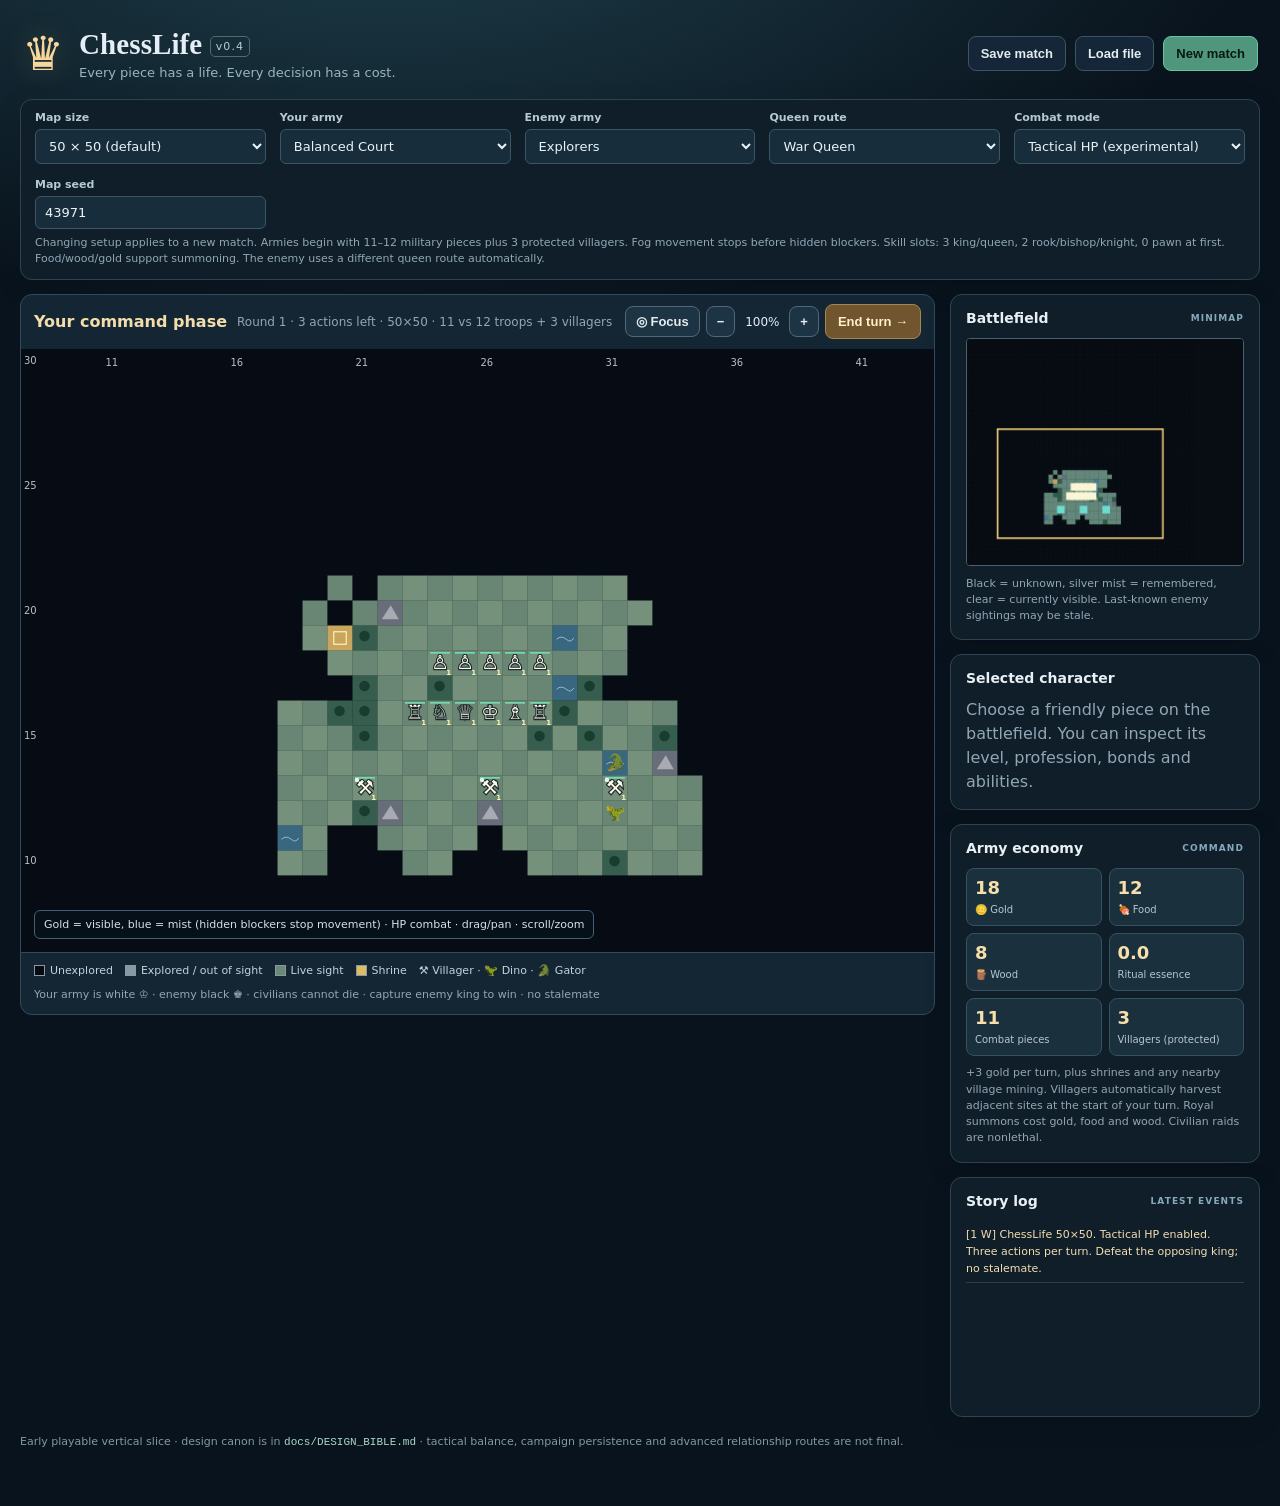
<file: prototype/index.html>
<!doctype html>
<html lang="en"><head><meta charset="utf-8"><meta name="viewport" content="width=device-width, initial-scale=1"><meta name="theme-color" content="#0b1724"><title>ChessLife — Prototype v0.4</title><link rel="stylesheet" href="style.css"></head>
<body>
<div class="app">
  <header class="masthead"><div class="brand"><div class="brand-mark">♛</div><div><h1>ChessLife <span>v0.4</span></h1><p>Every piece has a life. Every decision has a cost.</p></div></div><div class="header-actions"><button id="save" class="btn ghost">Save match</button><button id="load" class="btn ghost">Load file</button><input id="savefile" type="file" accept="application/json,.json" hidden><button id="new" class="btn primary">New match</button></div></header>
  <section class="setup panel"><div class="setup-grid"><label>Map size<select id="size"><option value="30">30 × 30</option><option value="50" selected>50 × 50 (default)</option><option value="70">70 × 70</option></select></label><label>Your army<select id="armyW"><option value="balanced">Balanced Court</option><option value="expedition">Explorers</option><option value="bastion">Fortress</option></select></label><label>Enemy army<select id="armyB"><option value="expedition">Explorers</option><option value="balanced">Balanced Court</option><option value="bastion">Fortress</option></select></label><label>Queen route<select id="routeW"><option value="war">War Queen</option><option value="phantom">Phantom Queen</option><option value="choice">Choice Queen</option></select></label><label>Combat mode<select id="hpMode"><option value="on" selected>Tactical HP (experimental)</option><option value="off">Classic one-hit</option></select></label><label>Map seed<input id="seed" type="number" value="43971" min="1"></label></div><div class="small muted">Changing setup applies to a new match. Armies begin with 11–12 military pieces plus 3 protected villagers. Fog movement stops before hidden blockers. Skill slots: 3 king/queen, 2 rook/bishop/knight, 0 pawn at first. Food/wood/gold support summoning. The enemy uses a different queen route automatically.</div></section>
  <div class="main-layout"><section class="battle-wrap"><div class="toolbar"><div><strong id="phase">Your command phase</strong><span id="stats" class="muted"></span></div><div class="toolbar-right"><button id="center" class="btn subtle" title="Focus on your king">◎ Focus</button><button id="zoomOut" class="btn subtle" title="Zoom out">−</button><span id="zoomText">100%</span><button id="zoomIn" class="btn subtle" title="Zoom in">+</button><button id="endTurn" class="btn amber">End turn →</button></div></div><div class="board-frame"><canvas id="board" role="img" aria-label="Interactive ChessLife battlefield. Click pieces, then destination squares; drag to pan and scroll to zoom."></canvas><div id="map-note" class="map-note">Drag to pan · scroll to zoom · click a piece to inspect</div></div><div class="board-footer"><div class="legend"><span><i class="swatch unexplored"></i> Unexplored</span><span><i class="swatch remembered"></i> Explored / out of sight</span><span><i class="swatch visible"></i> Live sight</span><span><i class="swatch shrine"></i> Shrine</span><span>⚒ Villager · 🦖 Dino · 🐊 Gator</span></div><div class="small muted">Your army is white ♔ · enemy black ♚ · civilians cannot die · capture enemy king to win · no stalemate</div></div></section>
  <aside class="sidebar"><section class="panel"><div class="panel-heading"><h2>Battlefield</h2><span class="mini-label">MINIMAP</span></div><canvas id="minimap" title="Click to move camera"></canvas><p class="small muted">Black = unknown, silver mist = remembered, clear = currently visible. Last-known enemy sightings may be stale.</p></section>
  <section class="panel"><div class="panel-heading"><h2>Selected character</h2><span id="selectedCoord" class="mini-label"></span></div><div id="selectedPanel"><p class="muted">Choose a friendly piece on the map to see its experience, profession and abilities.</p></div></section>
  <section class="panel"><div class="panel-heading"><h2>Army economy</h2><span class="mini-label">COMMAND</span></div><div id="economy"></div></section>
  <section class="panel"><div class="panel-heading"><h2>Story log</h2><span class="mini-label">LATEST EVENTS</span></div><div id="log" class="log"></div></section>
  </aside></div>
  <footer>Early playable vertical slice · design canon is in <code>docs/DESIGN_BIBLE.md</code> · tactical balance, campaign persistence and advanced relationship routes are not final.</footer>
</div>
<script src="engine.js"></script><script src="app.js"></script>
</body></html>
</file>
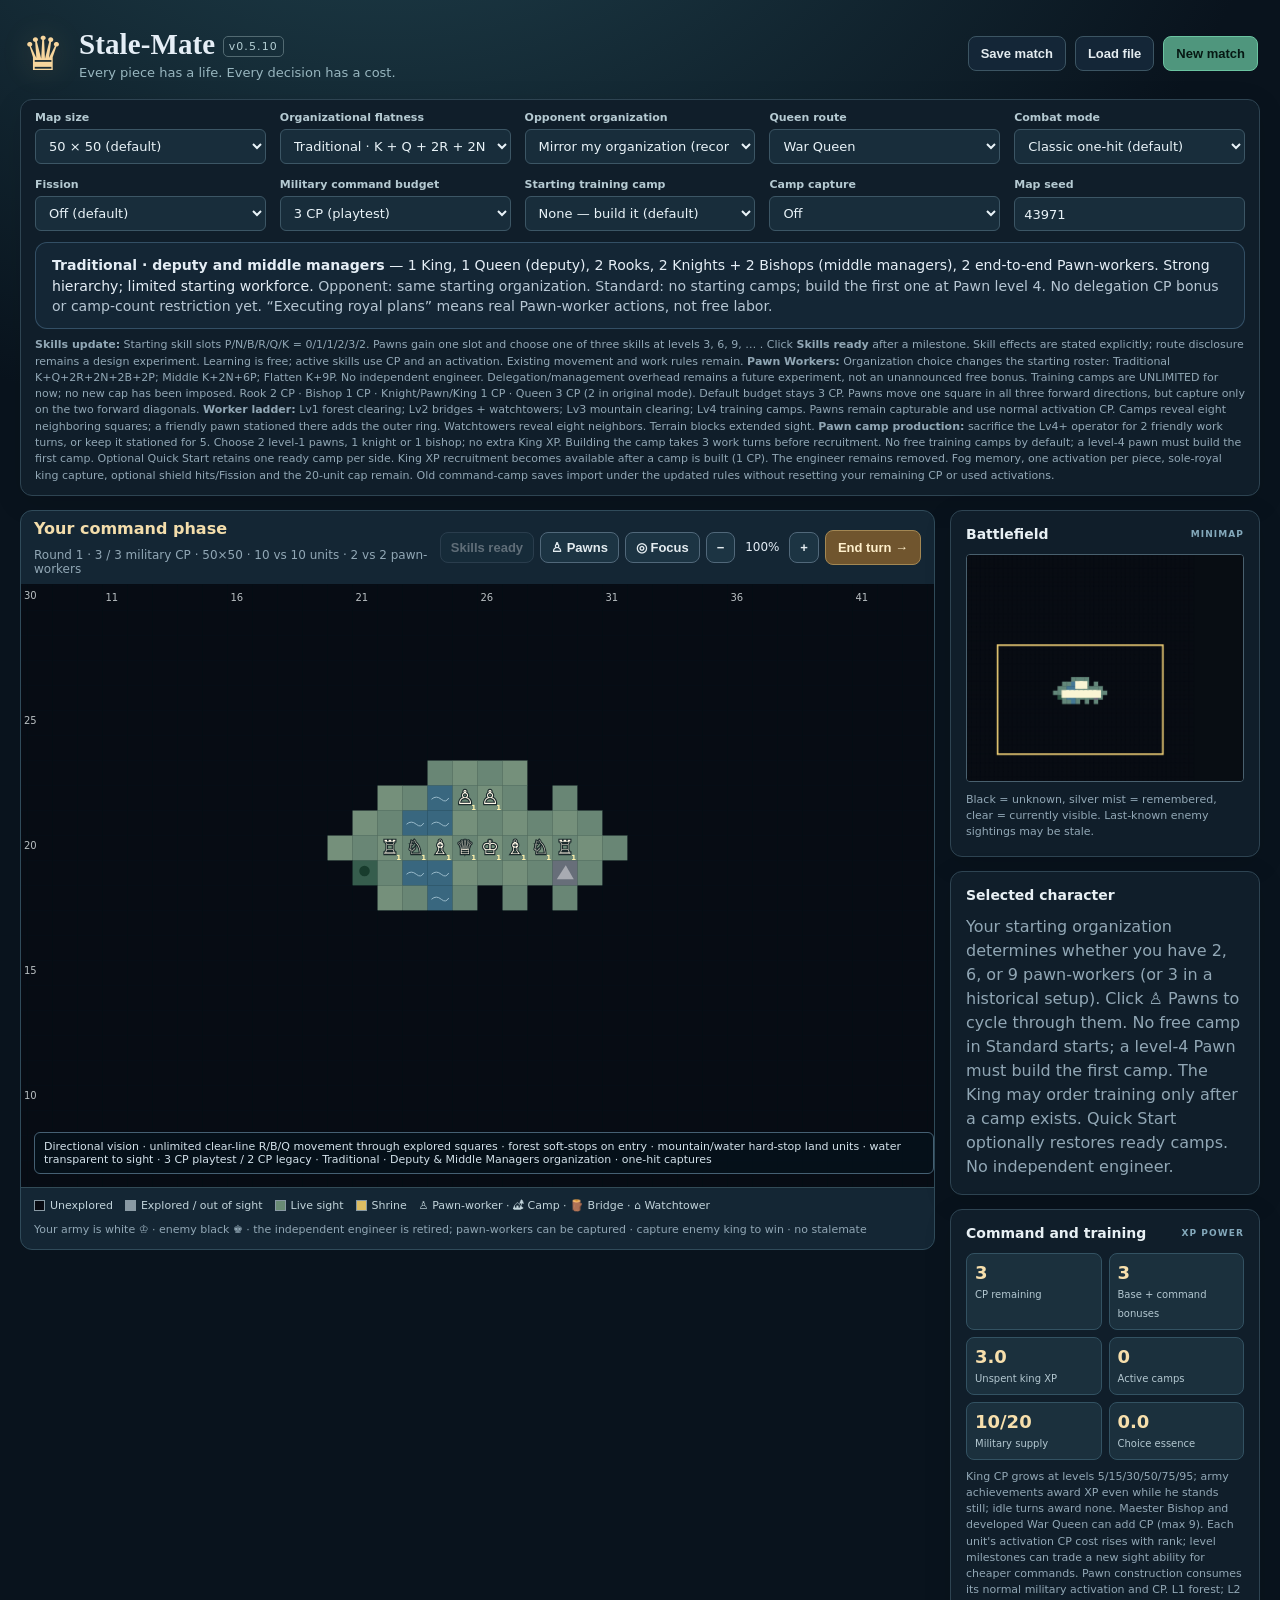
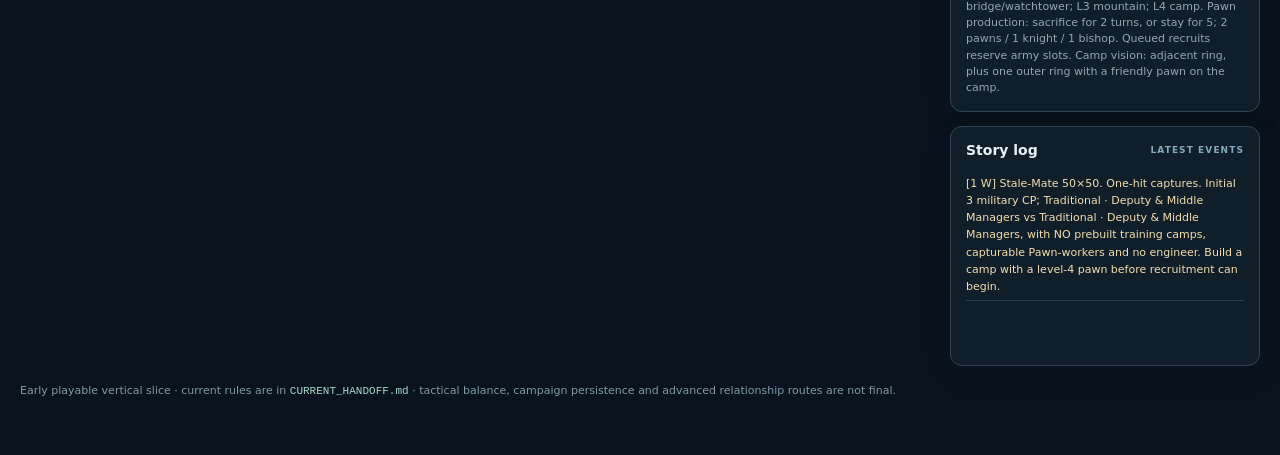
<file: reference/js-v0.5.10/prototype/index.html>
<!doctype html>
<html lang="en"><head><meta charset="utf-8"><meta name="viewport" content="width=device-width, initial-scale=1"><meta name="theme-color" content="#0b1724"><title>Stale-Mate — Prototype v0.5.10</title><link rel="stylesheet" href="style.css"></head>
<body>
<div class="app">
  <header class="masthead"><div class="brand"><div class="brand-mark">♛</div><div><h1>Stale-Mate <span>v0.5.10</span></h1><p>Every piece has a life. Every decision has a cost.</p></div></div><div class="header-actions"><button id="save" class="btn ghost">Save match</button><button id="load" class="btn ghost">Load file</button><input id="savefile" type="file" accept="application/json,.json" hidden><button id="new" class="btn primary">New match</button></div></header>
  <section class="setup panel"><div class="setup-grid"><label>Map size<select id="size"><option value="30">30 × 30</option><option value="50" selected>50 × 50 (default)</option><option value="70">70 × 70</option></select></label><label>Organizational flatness<select id="armyW"><option value="traditional" selected>Traditional · K + Q + 2R + 2N + 2B + 2P</option><option value="middle">Middle · K + 2N + 6P</option><option value="flat">Flatten · K + 9P</option><optgroup label="Historical v0.5.7 starting armies"><option value="balanced">Balanced Court</option><option value="expedition">Explorers</option><option value="bastion">Fortress</option></optgroup></select></label><label>Opponent organization<select id="armyB"><option value="mirror" selected>Mirror my organization (recommended)</option><option value="traditional">Traditional</option><option value="middle">Middle</option><option value="flat">Flatten</option><optgroup label="Historical v0.5.7"><option value="balanced">Balanced Court</option><option value="expedition">Explorers</option><option value="bastion">Fortress</option></optgroup></select></label><label>Queen route<select id="routeW"><option value="war">War Queen</option><option value="phantom">Phantom Queen</option><option value="choice">Choice Queen</option></select></label><label>Combat mode<select id="hpMode"><option value="classic" selected>Classic one-hit (default)</option><option value="pips">1–3 shield hits (experiment)</option><option value="hp">Numeric HP (v0.4 legacy)</option></select></label><label>Fission<select id="fissionMode"><option value="off" selected>Off (default)</option><option value="on">On (level-60+ experiment)</option></select></label><label>Military command budget<select id="commandMode"><option value="roomy" selected>3 CP (playtest)</option><option value="original">2 CP (original)</option></select></label><label>Starting training camp<select id="startingCamp"><option value="none" selected>None — build it (default)</option><option value="ready">Quick Start — 1 camp per side</option></select></label><label>Camp capture<select id="campCaptureMode"><option value="off" selected>Off</option><option value="on">On (experimental)</option></select></label><label>Map seed<input id="seed" type="number" value="43971" min="1"></label></div><div id="orgPreview" class="org-preview" aria-live="polite"><strong>Traditional · deputy and middle managers</strong> — King → Queen → 2 Rooks, 2 Knights and 2 Bishops → 2 end-to-end Pawn-workers. <em>Starting organization only: no artificial CP discount or management aura yet.</em></div><div class="small muted"><strong>Skills update:</strong> Starting skill slots P/N/B/R/Q/K = 0/1/1/2/3/2. Pawns gain one slot and choose one of three skills at levels 3, 6, 9, … . Click <b>Skills ready</b> after a milestone. Skill effects are stated explicitly; route disclosure remains a design experiment. Learning is free; active skills use CP and an activation. Existing movement and work rules remain. <strong>Pawn Workers:</strong> Organization choice changes the starting roster: Traditional K+Q+2R+2N+2B+2P; Middle K+2N+6P; Flatten K+9P. No independent engineer. Delegation/management overhead remains a future experiment, not an unannounced free bonus. Training camps are UNLIMITED for now; no new cap has been imposed. Rook 2 CP · Bishop 1 CP · Knight/Pawn/King 1 CP · Queen 3 CP (2 in original mode). Default budget stays 3 CP. Pawns move one square in all three forward directions, but capture only on the two forward diagonals. <strong>Worker ladder:</strong> Lv1 forest clearing; Lv2 bridges + watchtowers; Lv3 mountain clearing; Lv4 training camps. Pawns remain capturable and use normal activation CP. Camps reveal eight neighboring squares; a friendly pawn stationed there adds the outer ring. Watchtowers reveal eight neighbors. Terrain blocks extended sight. <strong>Pawn camp production:</strong> sacrifice the Lv4+ operator for 2 friendly work turns, or keep it stationed for 5. Choose 2 level-1 pawns, 1 knight or 1 bishop; no extra King XP. Building the camp takes 3 work turns before recruitment. No free training camps by default; a level-4 pawn must build the first camp. Optional Quick Start retains one ready camp per side. King XP recruitment becomes available after a camp is built (1 CP). The engineer remains removed. Fog memory, one activation per piece, sole-royal king capture, optional shield hits/Fission and the 20-unit cap remain. Old command-camp saves import under the updated rules without resetting your remaining CP or used activations.</div></section>
  <div class="main-layout"><section class="battle-wrap"><div class="toolbar"><div><strong id="phase">Your command phase</strong><span id="stats" class="muted"></span></div><div class="toolbar-right"><button id="skillReady" class="btn subtle" title="Find a pawn with a pending level-up skill choice">Skills ready</button><button id="pawns" class="btn subtle" title="Cycle through your pawn-workers">♙ Pawns</button><button id="center" class="btn subtle" title="Focus on your king">◎ Focus</button><button id="zoomOut" class="btn subtle" title="Zoom out">−</button><span id="zoomText">100%</span><button id="zoomIn" class="btn subtle" title="Zoom in">+</button><button id="endTurn" class="btn amber">End turn →</button></div></div><div class="board-frame"><canvas id="board" role="img" aria-label="Interactive Stale-Mate battlefield. Click pieces, then destination squares; drag to pan and scroll to zoom."></canvas><div id="map-note" class="map-note">Drag to pan · scroll to zoom · click a piece to inspect</div></div><div class="board-footer"><div class="legend"><span><i class="swatch unexplored"></i> Unexplored</span><span><i class="swatch remembered"></i> Explored / out of sight</span><span><i class="swatch visible"></i> Live sight</span><span><i class="swatch shrine"></i> Shrine</span><span>♙ Pawn-worker · 🏕 Camp · 🪵 Bridge · ⌂ Watchtower</span></div><div class="small muted">Your army is white ♔ · enemy black ♚ · the independent engineer is retired; pawn-workers can be captured · capture enemy king to win · no stalemate</div></div></section>
  <aside class="sidebar"><section class="panel"><div class="panel-heading"><h2>Battlefield</h2><span class="mini-label">MINIMAP</span></div><canvas id="minimap" title="Click to move camera"></canvas><p class="small muted">Black = unknown, silver mist = remembered, clear = currently visible. Last-known enemy sightings may be stale.</p></section>
  <section class="panel"><div class="panel-heading"><h2>Selected character</h2><span id="selectedCoord" class="mini-label"></span></div><div id="selectedPanel"><p class="muted">Choose a friendly piece on the map to see its experience, profession and abilities.</p></div></section>
  <section class="panel"><div class="panel-heading"><h2>Command and training</h2><span class="mini-label">XP POWER</span></div><div id="economy"></div></section>
  <section class="panel"><div class="panel-heading"><h2>Story log</h2><span class="mini-label">LATEST EVENTS</span></div><div id="log" class="log"></div></section>
  </aside></div>
  <footer>Early playable vertical slice · current rules are in <code>CURRENT_HANDOFF.md</code> · tactical balance, campaign persistence and advanced relationship routes are not final.</footer>
</div>
<script src="engine.js"></script><script src="app.js"></script>
</body></html>
</file>
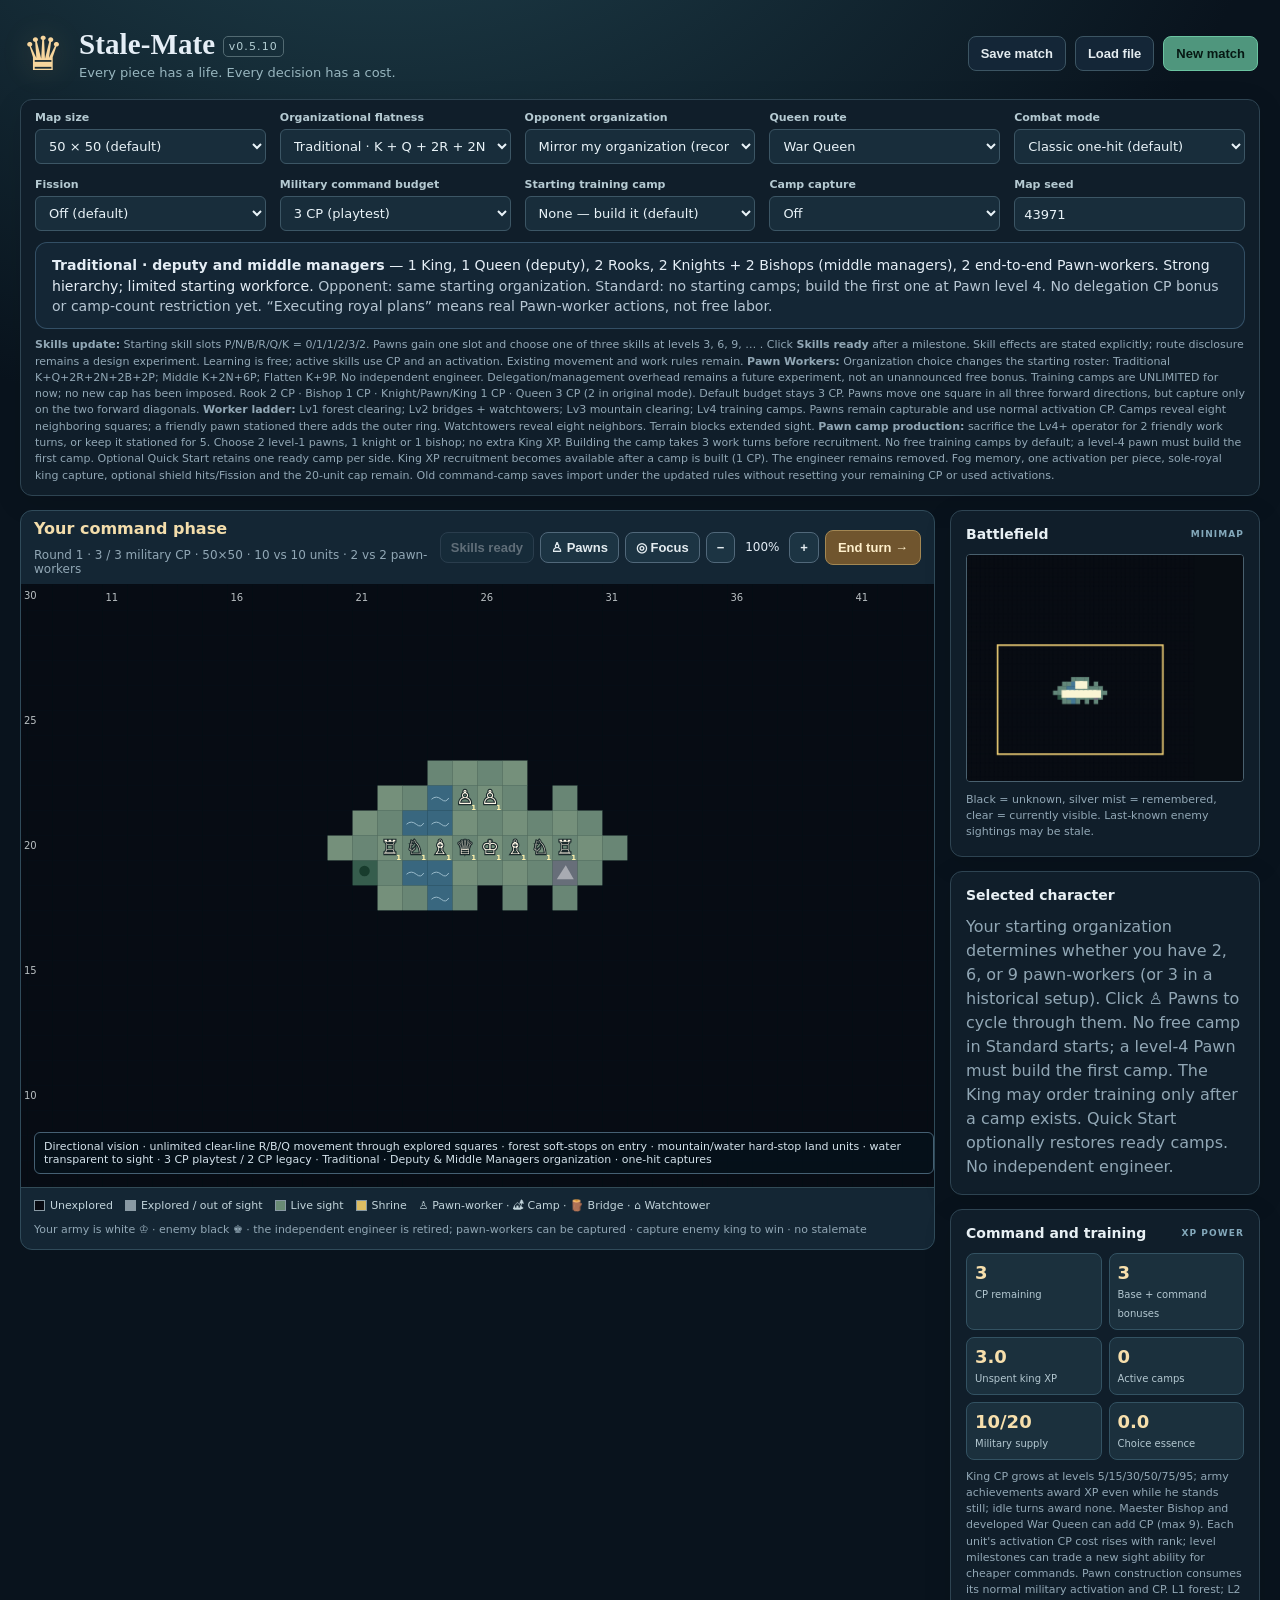
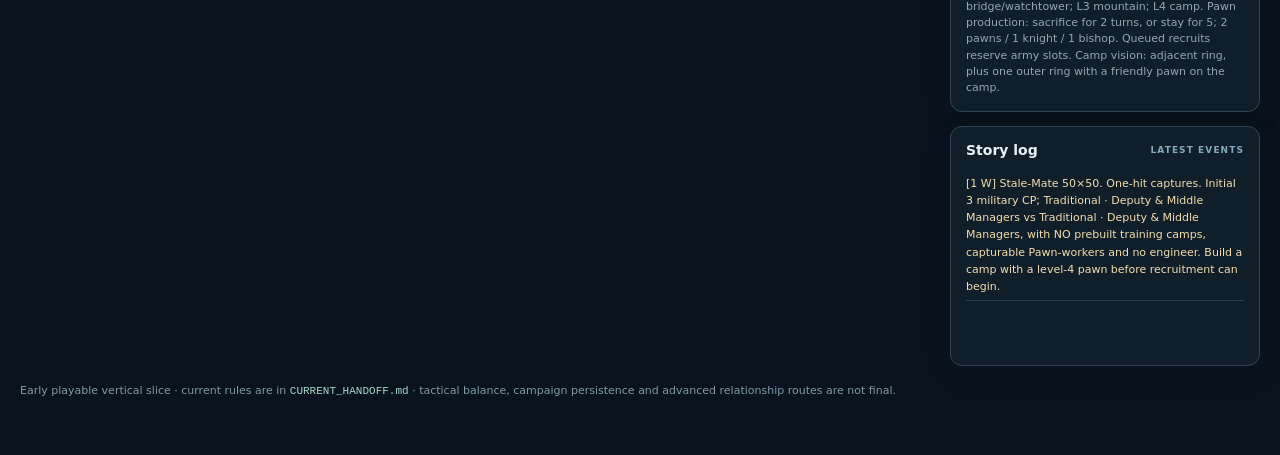
<file: reference/js-v0.5.10/Stale-Mate_v0.5.10_Play.html>
<!doctype html>
<html lang="en"><head><meta charset="utf-8"><meta name="viewport" content="width=device-width, initial-scale=1"><meta name="theme-color" content="#0b1724"><title>Stale-Mate — Prototype v0.5.10</title><style>
:root{font-family:Inter,ui-sans-serif,system-ui,-apple-system,'Segoe UI',Arial,sans-serif;color:#e5eef6;background:#09131d;color-scheme:dark}*{box-sizing:border-box}body{margin:0;background:radial-gradient(ellipse 100% 45% at 30% -10%,#20424e 0%,#09131d 70%)}.app{max-width:1590px;padding:18px 20px 40px;margin:0 auto}h1,h2,p{margin:0}h1{font-family:Georgia,serif;font-size:29px;letter-spacing:.1px}h1 span{font:11px system-ui,sans-serif;letter-spacing:.1em;border:1px solid #526a72;padding:3px 5px;border-radius:5px;color:#b3ced3;vertical-align:middle}.masthead{display:flex;align-items:center;justify-content:space-between;gap:18px;padding:8px 2px 18px}.brand{display:flex;align-items:center;gap:15px}.brand-mark{font:47px Georgia,serif;color:#f7d69d;text-shadow:0 0 32px #facd7833}.brand p{margin-top:4px;color:#98b6bf;font-size:13px}.header-actions{display:flex;gap:9px;flex-wrap:wrap}.btn{appearance:none;color:#e4ecf0;border:1px solid #51687a;border-radius:8px;background:#213648;padding:9px 12px;font-size:13px;font-weight:650;cursor:pointer;transition:.12s ease;white-space:nowrap}.btn:hover:not(:disabled){filter:brightness(1.18)}.btn:disabled{opacity:.36;cursor:default}.btn.primary{background:#4f967d;color:#061813;border-color:#6bc4a1}.btn.ghost{background:#142637;border-color:#3c5563}.btn.subtle{padding:7px 10px;background:#1c3443}.btn.amber{border-color:#a38753;background:#70552e;color:#fff0cc}.btn.small{padding:6px 8px;font-size:12px}.btn.active{box-shadow:inset 0 0 0 2px #e6ca70}.panel{border:1px solid #2e4452;background:#101e2a;border-radius:12px;padding:15px;box-shadow:0 7px 30px #00000019}.setup{margin-bottom:14px;padding:11px 14px}.setup-grid{display:grid;grid-template-columns:repeat(5,minmax(100px,1fr));gap:14px}.setup label{display:grid;gap:5px;font-size:11px;color:#b5cad2;font-weight:650}.setup select,.setup input{width:100%;min-width:0;background:#182d3b;color:#e9f3f8;border:1px solid #3c5665;border-radius:6px;padding:8px 9px;font:13px system-ui,sans-serif}.setup .small{margin-top:6px}.small{font-size:11px;line-height:1.48}.muted{color:#91a7b5}.main-layout{display:grid;grid-template-columns:minmax(0,1fr) 310px;gap:15px;align-items:start}.battle-wrap{overflow:hidden;border:1px solid #304b5a;border-radius:12px;background:#142634}.toolbar{display:flex;justify-content:space-between;align-items:center;gap:12px;min-height:54px;padding:8px 13px}.toolbar>div:first-child{display:flex;flex-wrap:wrap;gap:10px;align-items:center}.toolbar strong{color:#f3ddab}.toolbar span{font-size:12px}.toolbar-right{display:flex;gap:6px;align-items:center}.toolbar-right #zoomText{min-width:42px;text-align:center}.board-frame{position:relative;height:min(67vh,750px);min-height:490px;cursor:crosshair;background:#080e14;overflow:hidden;touch-action:none}.board-frame canvas{width:100%;height:100%;display:block;touch-action:none}.map-note{position:absolute;pointer-events:none;bottom:13px;left:13px;background:#05121bbd;padding:7px 9px;border-radius:6px;font-size:11px;color:#d3e1ea;border:1px solid #456073}.board-footer{display:flex;justify-content:space-between;gap:10px;flex-wrap:wrap;padding:11px 13px;border-top:1px solid #324b57}.legend{display:flex;align-items:center;gap:12px;flex-wrap:wrap;font-size:11px;color:#c1d3da}.legend>span{display:flex;align-items:center;gap:5px}.swatch{display:inline-block;width:11px;height:11px;border:1px solid #8899a3}.swatch.unexplored{background:#080a11}.swatch.remembered{background:#8999a3}.swatch.visible{background:#698b75}.swatch.shrine{background:#ddbd63}.sidebar{display:grid;gap:14px;min-width:0}.panel-heading{display:flex;align-items:center;justify-content:space-between;gap:8px;margin-bottom:12px}.panel-heading h2{font-size:14px;color:#e8f0f4}.mini-label{font-size:9px;font-weight:750;letter-spacing:.12em;color:#84a9bb}.sidebar #minimap{width:100%;aspect-ratio:1;max-height:228px;display:block;object-fit:contain;cursor:crosshair;background:#050a10;border:1px solid #49606e;border-radius:4px;margin:0 auto 10px}.unit-head{display:flex;align-items:center;gap:10px;margin-bottom:10px}.portrait{display:grid;place-items:center;width:48px;height:51px;border-radius:9px;border:1px solid #5d817e;background:linear-gradient(145deg,#315c59,#132c37);font:36px Georgia,serif;color:#faf4df}.unit-head strong{display:block;font-size:15px}.unit-head .muted{font-size:11px;line-height:1.4}.xp-track{height:8px;background:#2a4551;border-radius:20px;margin:7px 0 3px;overflow:hidden}.xp-track>div{height:100%;border-radius:20px;background:linear-gradient(90deg,#63bda4,#f0d28d)}.unit-stats{display:flex;justify-content:space-between;gap:9px;flex-wrap:wrap;font-size:11px;color:#bacdd4}.subsection{padding:9px 0;border-top:1px solid #294451}.subsection:first-child{border-top:0}.subsection strong{font-size:12px;color:#d3e5e8}.action-list{display:flex;gap:5px;flex-wrap:wrap;margin-top:8px}.action-list button{white-space:normal}.action-list button:disabled{opacity:.32}.desc{font-size:11px;color:#a8bbc2;line-height:1.55;margin-top:5px}.warn{color:#ffc77d}.success{color:#85e5a9}.economy-box{display:grid;grid-template-columns:repeat(2,minmax(0,1fr));gap:7px;margin-bottom:9px}.economy-box div{border:1px solid #335262;background:#1b303d;padding:8px;border-radius:8px}.economy-box b{display:block;color:#f7dfac;font-size:18px}.economy-box small{font-size:10px;color:#b3c7d0}.log{height:180px;overflow:auto;font-size:11px;line-height:1.55}.log div{padding:5px 0;border-bottom:1px solid #29404d}.log div:first-child{color:#f2deaf}.targeting{padding:9px 10px;background:#6b4826;border:1px solid #bd9458;border-radius:7px;font-size:12px;line-height:1.5;margin:7px 0}footer{padding:18px 0;color:#819aa6;font-size:11px}code{color:#a9d9c9}#selectedPanel .muted{line-height:1.5}#selectedCoord{font-size:11px}
@media(max-width:1100px){.main-layout{grid-template-columns:minmax(0,1fr) 255px}.setup-grid{grid-template-columns:repeat(3,1fr)}}@media(max-width:780px){.app{padding:9px}.main-layout{grid-template-columns:1fr}.sidebar{grid-template-columns:repeat(2,minmax(0,1fr))}.board-frame{min-height:410px;height:65vh}.setup-grid{grid-template-columns:repeat(2,1fr)}.masthead{align-items:flex-start;flex-wrap:wrap}}@media(max-width:510px){.sidebar{grid-template-columns:1fr}.setup-grid{grid-template-columns:repeat(2,1fr)}.toolbar{flex-wrap:wrap}.toolbar-right{width:100%;justify-content:space-between}.brand-mark{font-size:37px}h1{font-size:22px}}

/* Experimental tactical health alongside the per-character experience bar. */
.health-track { margin-top:7px; }
.health-track > div { background:linear-gradient(90deg,#d35467,#76dcb4); }

/* v0.5.6: readable skill choices; no full-screen modal during a tactical turn. */
.skill-draft{border:1px solid #c4a15d;border-radius:9px;padding:12px;background:#152435}.skill-card{margin-top:10px;border:1px solid #405364;border-radius:7px;padding:11px;background:#10202e}.skill-card strong{display:block;color:#f5d995;font-size:14px}.skill-card p{line-height:1.5}.skill-card button{width:100%;margin-top:5px}.skill-effect{font-size:12px;line-height:1.55;border-left:2px solid #628b8d;padding-left:9px}#skillReady:not(:disabled){border-color:#cfae67;color:#ffe3a6}

/* Organizational flatness — explain the choice without implying invisible buffs. */
.org-preview{margin:.7rem 0 .5rem;padding:.75rem 1rem;border:1px solid rgba(115,164,203,.32);border-radius:12px;background:rgba(31,56,76,.35);font-size:.88rem;line-height:1.45}.org-preview em{color:#b6c6d3;font-style:normal}

</style></head>
<body>
<div class="app">
  <header class="masthead"><div class="brand"><div class="brand-mark">♛</div><div><h1>Stale-Mate <span>v0.5.10</span></h1><p>Every piece has a life. Every decision has a cost.</p></div></div><div class="header-actions"><button id="save" class="btn ghost">Save match</button><button id="load" class="btn ghost">Load file</button><input id="savefile" type="file" accept="application/json,.json" hidden><button id="new" class="btn primary">New match</button></div></header>
  <section class="setup panel"><div class="setup-grid"><label>Map size<select id="size"><option value="30">30 × 30</option><option value="50" selected>50 × 50 (default)</option><option value="70">70 × 70</option></select></label><label>Organizational flatness<select id="armyW"><option value="traditional" selected>Traditional · K + Q + 2R + 2N + 2B + 2P</option><option value="middle">Middle · K + 2N + 6P</option><option value="flat">Flatten · K + 9P</option><optgroup label="Historical v0.5.7 starting armies"><option value="balanced">Balanced Court</option><option value="expedition">Explorers</option><option value="bastion">Fortress</option></optgroup></select></label><label>Opponent organization<select id="armyB"><option value="mirror" selected>Mirror my organization (recommended)</option><option value="traditional">Traditional</option><option value="middle">Middle</option><option value="flat">Flatten</option><optgroup label="Historical v0.5.7"><option value="balanced">Balanced Court</option><option value="expedition">Explorers</option><option value="bastion">Fortress</option></optgroup></select></label><label>Queen route<select id="routeW"><option value="war">War Queen</option><option value="phantom">Phantom Queen</option><option value="choice">Choice Queen</option></select></label><label>Combat mode<select id="hpMode"><option value="classic" selected>Classic one-hit (default)</option><option value="pips">1–3 shield hits (experiment)</option><option value="hp">Numeric HP (v0.4 legacy)</option></select></label><label>Fission<select id="fissionMode"><option value="off" selected>Off (default)</option><option value="on">On (level-60+ experiment)</option></select></label><label>Military command budget<select id="commandMode"><option value="roomy" selected>3 CP (playtest)</option><option value="original">2 CP (original)</option></select></label><label>Starting training camp<select id="startingCamp"><option value="none" selected>None — build it (default)</option><option value="ready">Quick Start — 1 camp per side</option></select></label><label>Camp capture<select id="campCaptureMode"><option value="off" selected>Off</option><option value="on">On (experimental)</option></select></label><label>Map seed<input id="seed" type="number" value="43971" min="1"></label></div><div id="orgPreview" class="org-preview" aria-live="polite"><strong>Traditional · deputy and middle managers</strong> — King → Queen → 2 Rooks, 2 Knights and 2 Bishops → 2 end-to-end Pawn-workers. <em>Starting organization only: no artificial CP discount or management aura yet.</em></div><div class="small muted"><strong>Skills update:</strong> Starting skill slots P/N/B/R/Q/K = 0/1/1/2/3/2. Pawns gain one slot and choose one of three skills at levels 3, 6, 9, … . Click <b>Skills ready</b> after a milestone. Skill effects are stated explicitly; route disclosure remains a design experiment. Learning is free; active skills use CP and an activation. Existing movement and work rules remain. <strong>Pawn Workers:</strong> Organization choice changes the starting roster: Traditional K+Q+2R+2N+2B+2P; Middle K+2N+6P; Flatten K+9P. No independent engineer. Delegation/management overhead remains a future experiment, not an unannounced free bonus. Training camps are UNLIMITED for now; no new cap has been imposed. Rook 2 CP · Bishop 1 CP · Knight/Pawn/King 1 CP · Queen 3 CP (2 in original mode). Default budget stays 3 CP. Pawns move one square in all three forward directions, but capture only on the two forward diagonals. <strong>Worker ladder:</strong> Lv1 forest clearing; Lv2 bridges + watchtowers; Lv3 mountain clearing; Lv4 training camps. Pawns remain capturable and use normal activation CP. Camps reveal eight neighboring squares; a friendly pawn stationed there adds the outer ring. Watchtowers reveal eight neighbors. Terrain blocks extended sight. <strong>Pawn camp production:</strong> sacrifice the Lv4+ operator for 2 friendly work turns, or keep it stationed for 5. Choose 2 level-1 pawns, 1 knight or 1 bishop; no extra King XP. Building the camp takes 3 work turns before recruitment. No free training camps by default; a level-4 pawn must build the first camp. Optional Quick Start retains one ready camp per side. King XP recruitment becomes available after a camp is built (1 CP). The engineer remains removed. Fog memory, one activation per piece, sole-royal king capture, optional shield hits/Fission and the 20-unit cap remain. Old command-camp saves import under the updated rules without resetting your remaining CP or used activations.</div></section>
  <div class="main-layout"><section class="battle-wrap"><div class="toolbar"><div><strong id="phase">Your command phase</strong><span id="stats" class="muted"></span></div><div class="toolbar-right"><button id="skillReady" class="btn subtle" title="Find a pawn with a pending level-up skill choice">Skills ready</button><button id="pawns" class="btn subtle" title="Cycle through your pawn-workers">♙ Pawns</button><button id="center" class="btn subtle" title="Focus on your king">◎ Focus</button><button id="zoomOut" class="btn subtle" title="Zoom out">−</button><span id="zoomText">100%</span><button id="zoomIn" class="btn subtle" title="Zoom in">+</button><button id="endTurn" class="btn amber">End turn →</button></div></div><div class="board-frame"><canvas id="board" role="img" aria-label="Interactive Stale-Mate battlefield. Click pieces, then destination squares; drag to pan and scroll to zoom."></canvas><div id="map-note" class="map-note">Drag to pan · scroll to zoom · click a piece to inspect</div></div><div class="board-footer"><div class="legend"><span><i class="swatch unexplored"></i> Unexplored</span><span><i class="swatch remembered"></i> Explored / out of sight</span><span><i class="swatch visible"></i> Live sight</span><span><i class="swatch shrine"></i> Shrine</span><span>♙ Pawn-worker · 🏕 Camp · 🪵 Bridge · ⌂ Watchtower</span></div><div class="small muted">Your army is white ♔ · enemy black ♚ · the independent engineer is retired; pawn-workers can be captured · capture enemy king to win · no stalemate</div></div></section>
  <aside class="sidebar"><section class="panel"><div class="panel-heading"><h2>Battlefield</h2><span class="mini-label">MINIMAP</span></div><canvas id="minimap" title="Click to move camera"></canvas><p class="small muted">Black = unknown, silver mist = remembered, clear = currently visible. Last-known enemy sightings may be stale.</p></section>
  <section class="panel"><div class="panel-heading"><h2>Selected character</h2><span id="selectedCoord" class="mini-label"></span></div><div id="selectedPanel"><p class="muted">Choose a friendly piece on the map to see its experience, profession and abilities.</p></div></section>
  <section class="panel"><div class="panel-heading"><h2>Command and training</h2><span class="mini-label">XP POWER</span></div><div id="economy"></div></section>
  <section class="panel"><div class="panel-heading"><h2>Story log</h2><span class="mini-label">LATEST EVENTS</span></div><div id="log" class="log"></div></section>
  </aside></div>
  <footer>Early playable vertical slice · current rules are in <code>CURRENT_HANDOFF.md</code> · tactical balance, campaign persistence and advanced relationship routes are not final.</footer>
</div>
<script>
/* Stale-Mate v0.5.10 — deterministic-ish lightweight tactical engine. Experimental design snapshot; preserve older source separately.
   Core game is plain JS; no dependencies. RNG, map generation, turns, XP, fog and rules run in Node tests and browsers. */
(function (root) {
'use strict';
const E={};
const T={PLAIN:0,FOREST:1,WATER:2,MOUNTAIN:3,SHRINE:4,BRIDGE:5,CAMP:6,TUNNEL:7,TOWER:8};
const P={K:'King',Q:'Queen',R:'Rook',B:'Bishop',N:'Knight',P:'Pawn',V:'Villager'};
const V={K:14,Q:11,R:7,B:5,N:5,P:2,V:0};
const COST={P:6,N:15,B:15,R:24,Q:60};
const COST_FOOD={P:3,N:4,B:4,R:5,Q:9};
const COST_WOOD={P:0,N:1,B:1,R:4,Q:6};
const CIVILIAN_JOBS={idle:'Engineer'};
const WORK_PROJECTS={fill:1,clear_forest:2,bridge:2,excavate:3,tunnel:3,camp:3,tower:2};
const TRAIN_XP={P:3,N:8,B:10};
const TRAIN_TURNS={P:2,N:3,B:4};
// User-selected weak-worker ladder. Pawns are still capturable military units.
const PAWN_WORK_LEVELS={clear_forest:1,bridge:2,tower:2,excavate:3,camp:4,train:4};
const WORK_XP={clear_forest:2,bridge:2,tower:2,excavate:3,camp:3};
const MILITARY_CAP=20;
function isWorker(u){return !!u&&u.alive&&(u.type==='V'||u.type==='P');}
function laborers(g,side){return withSide(g,side).filter(isWorker);}
function canOperateCamp(u){return isWorker(u)&&(u.type==='V'||u.level>=PAWN_WORK_LEVELS.train);}
function campGarrison(g,camp){return laborers(g,camp.side).find(u=>u.pos===camp.pos);}
function structureSight(g,pos,reach){
 const r=row(g,pos),c=col(g,pos),out=[];
 for(let dr=-reach;dr<=reach;dr++)for(let dc=-reach;dc<=reach;dc++){
  const rr=r+dr,cc=c+dc;
  if(inside(g,rr,cc)&&los(g,r,c,rr,cc,false))out.push(idx(g,rr,cc));
 }
 return out;
}
function campSight(g,camp){return !camp||g.terrain[camp.pos]!==T.CAMP?[]:structureSight(g,camp.pos,campGarrison(g,camp)?2:1);}
function towerSight(g,tower){if(!tower||g.terrain[tower.pos]!==T.TOWER)return [];const watcher=at(g,tower.pos);return structureSight(g,tower.pos,watcher?.side===tower.side&&watcher.type==='P'&&equipped(watcher,'sentry_platform')?2:1);}
function pawnBatchSize(type){return type==='P'?2:1;}
function reservedRecruits(g,side){return (g.camps||[]).filter(c=>c.side===side&&c.queue).reduce((n,c)=>n+(c.queue.count||1),0);}
function trainingCapacity(g,side){return MILITARY_CAP-combatUnits(g,side).length-reservedRecruits(g,side);}
const CP_MILESTONES=[[1,2],[5,3],[15,4],[30,5],[50,6],[75,7],[95,8]];
// Balance trial: generous CP3 versus original CP2, explicitly saved per match.
const COMMAND_MODES={original:0,roomy:1};
const CHOICE_LEVELS=[10,25,45,70,90];
const EXPERIMENTAL_FISSION_LEVEL=60;
const MAX_CAPTURE_HITS=3;
// Slot counts are capacity, not free stat bonuses. Non-pawn Lv50 bonus is retained.
const SKILL_SLOTS={P:0,N:1,B:1,R:2,Q:3,K:2,V:0};
const PAWN_ROUTES={scout:'Pathfinder',pioneer:'Pioneer',guardian:'Companion'};
// Provisional authored catalogue. Effects are public; route affinity is a separate
// presentation setting. Routes confer NO extra hidden bonuses or type conversion.
const PAWN_SKILLS={};
function definePawnSkill(id,name,family,description,active=null){PAWN_SKILLS[id]={id,name,family,description,active};}
definePawnSkill('trailcraft','Trailcraft','scout','Passive: +1 sight layer along the three forward rays; terrain still blocks sight.');
definePawnSkill('flank_watch','Flank Watch','scout','Passive: see the two immediately sideways squares. This does not change movement or attacks.');
definePawnSkill('rear_watch','Rear Watch','scout','Passive: see the three immediately rearward squares. This does not change movement or attacks.');
definePawnSkill('forest_lore','Forest Lore','scout','Passive: your sight rays penetrate forests, but never mountains.');
definePawnSkill('swimming','River Walker','scout','Passive: your normal pawn moves may enter water. Attacks remain forward-diagonal only.');
definePawnSkill('climbing','Mountaineer','scout','Passive: your normal pawn moves may enter mountains. Mountains still block sight beyond them.');
definePawnSkill('signal_post','Signal Post','scout','Action: place a temporary radius-2 sight beacon at your square for four opposing response turns. Costs normal CP; 3-friendly-turn cooldown.','signal');
definePawnSkill('summit_watch','Summit Watch','scout','Passive: +1 forward sight layer while standing on a mountain; the normal sight cap remains six.');
definePawnSkill('long_sight','Long Sight','scout','Passive: +1 forward sight layer, stacking with Trailcraft up to the normal cap of six.');
definePawnSkill('sentry_platform','Sentry Platform','scout','Passive: a friendly watchtower gains one outer sight ring only while you are standing on it. Terrain blocks extended sight.');
definePawnSkill('far_signal','Far Signal','scout','Action: place a radius-3 sight beacon for four opposing response turns. Shares the Signal Post cooldown.','signal');
definePawnSkill('lasting_signal','Lasting Signal','scout','Action: place a radius-2 sight beacon for six opposing response turns. Shares the Signal Post cooldown.','signal');
definePawnSkill('woodsman','Woodsman','pioneer','Passive: forest clearing takes one friendly work turn instead of two.');
definePawnSkill('bridgewright','Bridgewright','pioneer','Passive: bridge construction takes one friendly work turn instead of two. Level-2 work gate remains.');
definePawnSkill('masonry','Masonry','pioneer','Passive: mountain excavation takes two friendly work turns instead of three. Level-3 gate remains.');
definePawnSkill('campwright','Campwright','pioneer','Passive: camp construction takes two friendly work turns instead of three. Level-4 gate remains; recruitment clocks are separate.');
definePawnSkill('towerwright','Towerwright','pioneer','Passive: watchtower construction takes one friendly work turn instead of two. Level-2 gate remains.');
definePawnSkill('land_reclamation','Land Reclamation','pioneer','Passive: at level 2+, unlock the engineer-style water-fill project (one work turn), from an adjacent visible shore.');
definePawnSkill('tunnelcraft','Tunnelcraft','pioneer','Passive: at level 3+, unlock tunnel construction through an adjacent visible mountain (three work turns).');
definePawnSkill('quarry_master','Quarry Master','pioneer','Passive: mountain excavation takes one friendly work turn. Replaces, rather than stacks below, the Masonry reduction.');
definePawnSkill('roadcrew','Road Crew','pioneer','Passive: forest clearing may target an adjacent visible square instead of only the square underfoot.');
definePawnSkill('field_survey','Field Survey','pioneer','Passive: build watchtowers on an adjacent visible, vacant plain square. You remain at the work position.');
definePawnSkill('site_planner','Site Planner','pioneer','Passive: build camps on an adjacent visible, vacant plain square. Level-4 gate remains; you must enter the completed camp to operate it.');
definePawnSkill('instructor','Instructor','pioneer','Passive: keeping this pawn stationed for a training batch takes four friendly turns instead of five. Sacrifice stays two; recruits stay level 1.');
definePawnSkill('cover','Cover','guardian','Action: protect one adjacent friendly pawn, knight, bishop or rook from one attack through the next enemy turn. No king/queen targets, no stacking. Normal CP; 3-friendly-turn shared guard cooldown.','guard');
definePawnSkill('sidestep','Sidestep','guardian','Action: move one square sideways without capturing, only through explored passable terrain. Normal CP; 2-friendly-turn shared maneuver cooldown.','maneuver');
definePawnSkill('withdraw','Withdraw','guardian','Action: move one square straight backward without capturing. Known passable route required. Normal CP; shared maneuver cooldown.','maneuver');
definePawnSkill('forced_march','Forced March','guardian','Action: move two squares straight forward without capturing or jumping blockers. Both squares must be explored. Normal CP; shared maneuver cooldown.','maneuver');
definePawnSkill('diagonal_march','Diagonal March','guardian','Action: move two squares along one forward diagonal without capturing or jumping blockers. Known passable route required. Normal CP; shared maneuver cooldown.','maneuver');
definePawnSkill('entrench','Entrench','guardian','Action: protect yourself from one attack through the next enemy turn. Normal CP; shared guard cooldown. No stacking.','self_guard');
definePawnSkill('relief','Relief','guardian','Action: swap with an adjacent, unacted friendly pawn/knight/bishop/rook. Both must be idle and able to enter the other square. Pays BOTH activation costs and uses BOTH activations. Shared maneuver cooldown.','relief');
definePawnSkill('distant_cover','Distant Cover','guardian','Action: Cover a friendly pawn/knight/bishop/rook up to two squares away along clear line of sight. Same one-hit protection, CP and shared guard cooldown.','guard');
definePawnSkill('ready_guard','Ready Guard','guardian','Passive: guard actions recover after two friendly turns instead of three. Requires an equipped Cover, Distant Cover or Entrench action.');
definePawnSkill('lasting_guard','Lasting Guard','guardian','Passive: protection you grant lasts through two opposing response turns instead of one, but still absorbs only ONE attack.');
definePawnSkill('march_drill','March Drill','guardian','Passive: equipped maneuver skills may be used on consecutive friendly turns. Never grants a second activation in the same turn.');
definePawnSkill('support_training','Support Training','guardian','Passive: when your granted protection actually absorbs an attack, earn 1 base XP once per protected ally per match. No XP for merely casting protection.');
const PAWN_SKILL_IDS=Object.keys(PAWN_SKILLS);
function skillCapacity(u){
 const lv=Math.max(1,Math.min(99,Math.floor(u.level||1)));
 if(u.type==='P')return Math.floor(lv/3);
 if(u.type==='V')return lv>=20?1:0;
 return (SKILL_SLOTS[u.type]||0)+(lv>=50?1:0);
}
function initialSkills(u){
 if(u.type==='K')return ['summon'];
 if(u.type==='Q')return {war:['stance'],phantom:['cloak','decoy'],choice:['sacrifice','siphon','mercy','surge']}[u.queenPath]||[];
 if(u.type==='P'&&u.job==='scout'&&u.level>=4)return u.level>=EXPERIMENTAL_FISSION_LEVEL?['watch','fission']:['watch'];
 if(['P','N'].includes(u.type)&&u.level>=EXPERIMENTAL_FISSION_LEVEL)return ['fission'];
 return [];
}
function prepareSkills(u){
 u.learnedSkills=Array.isArray(u.learnedSkills)?[...new Set(u.learnedSkills)]:[];
 const hadEquipment=Array.isArray(u.equippedSkills);
 u.equippedSkills=hadEquipment?u.equippedSkills:[];
 const added=[];
 for(const skill of initialSkills(u))if(!u.learnedSkills.includes(skill)){u.learnedSkills.push(skill);added.push(skill);}
 const valid=new Set(u.learnedSkills);
 u.equippedSkills=u.equippedSkills.filter((x,i,a)=>valid.has(x)&&a.indexOf(x)===i).slice(0,skillCapacity(u));
 // Never silently replace a chosen loadout on refresh/reload. Only new defaults fill holes.
 for(const skill of (hadEquipment?added:u.learnedSkills))if(skill!=='fission'&&u.equippedSkills.length<skillCapacity(u)&&!u.equippedSkills.includes(skill))u.equippedSkills.push(skill);
 u.skillChoices=Array.isArray(u.skillChoices)?u.skillChoices:[];
 u.skillCooldowns??={};u.supportAwards??={};
}
function pendingSkillLevels(u){if(u.type!=='P'||!u.alive)return [];
 const claimed=new Set((u.skillChoices||[]).map(x=>x.level));
 return Array.from({length:skillCapacity(u)},(_,i)=>(i+1)*3).filter(lv=>!claimed.has(lv));
}
function skillOffers(u){if(!pendingSkillLevels(u).length)return [];
 const chosen=new Set(u.learnedSkills||[]),available=PAWN_SKILL_IDS.filter(id=>!chosen.has(id));
 const out=[];
 for(const family of Object.keys(PAWN_ROUTES)){const next=available.find(id=>PAWN_SKILLS[id].family===family);if(next)out.push(next);}
 for(const id of available){if(out.length>=3)break;if(!out.includes(id))out.push(id);}
 return out.slice(0,3);
}
function pawnRoute(u){const scores={scout:0,pioneer:0,guardian:0};
 for(const ch of u.skillChoices||[]){const sk=PAWN_SKILLS[ch.skill];if(sk)scores[sk.family]++;}
 const ranked=Object.entries(scores).sort((a,b)=>b[1]-a[1]),total=Object.values(scores).reduce((a,b)=>a+b,0);
 const id=total<3?'developing':ranked[0][1]===ranked[1][1]?'mixed':ranked[0][0];
 return {id,name:PAWN_ROUTES[id]||{developing:'Developing',mixed:'Mixed'}[id],scores,total};
}
function skillName(id){return PAWN_SKILLS[id]?.name||id.replaceAll('_',' ');}
function canRemoveSkill(g,u,id){
 if(u.type!=='P')return true;
 if(id==='swimming'&&g.terrain[u.pos]===T.WATER&&u.job!=='swimmer')return false;
 if(id==='climbing'&&g.terrain[u.pos]===T.MOUNTAIN&&u.job!=='climber')return false;
 return true;
}
function chooseSkillAction(g,u,id,replace){
 if(u.type!=='P')return 'Only pawns have the three-level skill draft.';
 prepareSkills(u);
 const level=pendingSkillLevels(u)[0];if(!level)return 'No pawn skill choice is pending.';
 if(!skillOffers(u).includes(id))return 'Choose one of the three offered skills; offers cannot be rerolled.';
 if(u.equippedSkills.length>=skillCapacity(u)&&replace&&!u.equippedSkills.includes(replace))return 'Invalid replacement skill.';
 if(replace&&!canRemoveSkill(g,u,replace))return 'Move to safe land before replacing your terrain-traversal skill.';
 // A legacy loadout can fill all slots: learn now without replacing, or explicitly replace.
 u.learnedSkills.push(id);
 if(replace&&u.equippedSkills.length>=skillCapacity(u))u.equippedSkills.splice(u.equippedSkills.indexOf(replace),1);
 if(u.equippedSkills.length<skillCapacity(u))u.equippedSkills.push(id);
 u.skillChoices.push({level,skill:id});
 log(g,`Pawn #${u.id} learned ${skillName(id)} at level ${level}${equipped(u,id)?' (equipped)':' (learned; equip near the King or a shrine)'}.`);
 // Choosing progression is free, but cannot reset actions/cooldowns or farm discovery XP.
 refreshBoth(g);return null;
}
function equipped(u,skill){return u.equippedSkills?.includes(skill)===true;}
function combatUnits(g,side){return withSide(g,side).filter(u=>u.type!=='V');}
function civilians(g,side){return withSide(g,side).filter(u=>u.type==='V');}
// Experimental, intentionally small tactical HP system. A level-1 pawn cannot
// one-shot a level-99 queen; skill choices still outweigh raw health inflation.
const BASE_HP={P:4,N:7,B:7,R:9,Q:14,K:12,V:6};
const BASE_DAMAGE={P:2,N:4,B:4,R:5,Q:7,K:3,V:0};
const HP_GROWTH={P:.55,N:.70,B:.70,R:.8,Q:.9,K:.8,V:.18};
function maxHp(u){return BASE_HP[u.type]+Math.floor(Math.sqrt(Math.max(0,Math.min(99,u.level||1)-1))*HP_GROWTH[u.type]);}
function hpOf(u){return Number.isFinite(u.hp)?u.hp:maxHp(u);}
function damageFor(u){return BASE_DAMAGE[u.type]+Math.floor(Math.sqrt(Math.max(0,Math.min(99,u.level||1)-1))/4);}
// Organizational Flatness is a STARTING ORGANIZATION, not a hidden bonus or
// additional class restriction. Historical armies are retained for old saves.
// K=King, Q=Queen, R=Rook, N=Knight, B=Bishop, P=Pawn. Rooks return to Traditional only.
const PRESETS={
 traditional:{name:'Traditional · Deputy & Middle Managers',back:'RNBQKBNR',pawns:2,extra:'',structure:'traditional',roles:'King → Queen (deputy) → Knights/Bishops (middle management), 2 Rooks and 2 Pawn-workers'},
 middle:{name:'Middle · Team Leads',back:'NKN',pawns:6,extra:'',structure:'middle',roles:'King → 2 Knights (team leads) → 6 Pawn-workers'},
 flat:{name:'Flatten · Direct Reports',back:'K',pawns:9,extra:'',structure:'flat',roles:'King ↔ 9 Pawn-workers (direct reports)'},
 balanced:{name:'Balanced Court (v0.5.7 legacy)',back:'RNQKBR',pawns:3,extra:'',structure:'legacy'},
 expedition:{name:'Explorers (v0.5.7 legacy)',back:'NNQKBN',pawns:3,extra:'',structure:'legacy'},
 bastion:{name:'Fortress (v0.5.7 legacy)',back:'RBQKRR',pawns:3,extra:'',structure:'legacy'}
};
const ORG_MODES=['traditional','middle','flat'];
const QPATH={war:'War Queen',phantom:'Phantom Queen',choice:'Choice Queen'};
const JOBS={swimmer:'Swimmer',climber:'Mountaineer',scout:'Scout',ninja:'Ninja'};
const GLYPHS={K:'♔',Q:'♕',R:'♖',B:'♗',N:'♘',P:'♙',V:'⚒',k:'♚',q:'♛',r:'♜',b:'♝',n:'♞',p:'♟︎',v:'⚒'};
const KNIGHT=[[-2,-1],[-2,1],[-1,-2],[-1,2],[1,-2],[1,2],[2,-1],[2,1]];
const KING=[[-1,-1],[-1,0],[-1,1],[0,-1],[0,1],[1,-1],[1,0],[1,1]];
const BISHOP=[[-1,-1],[-1,1],[1,-1],[1,1]];
const ROOK=[[-1,0],[1,0],[0,-1],[0,1]];
const DIR={K:KING,N:KNIGHT,B:BISHOP,R:ROOK,Q:BISHOP.concat(ROOK),V:KING};
const idx=(g,r,c)=>r*g.n+c;
const row=(g,i)=>Math.floor(i/g.n);
const col=(g,i)=>i%g.n;
const inside=(g,r,c)=>r>=0&&c>=0&&r<g.n&&c<g.n;
const posName=(g,i)=>String.fromCharCode(65+col(g,i)%26)+(col(g,i)>=26?String.fromCharCode(65+Math.floor(col(g,i)/26)-1):'')+'-'+(g.n-row(g,i));
const other=s=>s==='w'?'b':'w';
const rnum=g=>{let t=g.rng>>>0;t=(t+0x6D2B79F5)>>>0;g.rng=t;let z=Math.imul(t^(t>>>15),t|1);z^=z+Math.imul(z^(z>>>7),z|61);return((z^(z>>>14))>>>0)/4294967296;};
const rint=(g,n)=>Math.floor(rnum(g)*n);
const distance=(g,a,b)=>Math.max(Math.abs(row(g,a)-row(g,b)),Math.abs(col(g,a)-col(g,b)));
const manhattan=(g,a,b)=>Math.abs(row(g,a)-row(g,b))+Math.abs(col(g,a)-col(g,b));
function log(g,s){g.log.unshift(`[${g.round}${g.side==='w'?' W':' B'}] ${s}`);g.log.length=Math.min(g.log.length,90);}
function byId(g,id){return g.units.find(u=>u.id===id&&u.alive);}
// Only the independent engineer is nonblocking/invulnerable. Pawn workers remain soldiers.
function at(g,pos){return g.units.find(u=>u.alive&&u.type!=='V'&&u.pos===pos);}
function workerAt(g,pos,side=null){return g.units.find(u=>u.alive&&u.type==='V'&&u.pos===pos&&(side===null||u.side===side));}
function withSide(g,s){return g.units.filter(u=>u.alive&&u.side===s);}
function queen(g,s){return g.units.find(u=>u.alive&&u.side===s&&u.type==='Q');}
function king(g,s){return g.units.find(u=>u.alive&&u.side===s&&u.type==='K');}
function expNext(u){let k=u.level;return (5+0.9*k+0.12*k*k)*(u.type==='Q'?1.5:1);}
function expProgress(u){return Math.min(1,u.xp/expNext(u));}
function commandPower(g,side){const k=king(g,side),lv=k?.level||1;
 let cp=CP_MILESTONES.filter(([min])=>lv>=min).at(-1)[1]+(COMMAND_MODES[g.commandMode]||0);
 const q=queen(g,side);if(q&&q.queenPath==='war'&&q.stance==='local'&&q.level>=20)cp++;
 if(withSide(g,side).some(u=>u.type==='B'&&u.job==='maester'&&u.level>=15))cp++;
 return Math.min(9,cp);}
function activationCost(g,u){if(!u||u.type==='V')return 0;
 // User-directed v0.5.6 base costs: Rook 2 CP, Bishop 1 CP in both modes.
 // Queen and the existing rank/efficiency modifiers are unchanged.
 let base=({K:1,Q:g.commandMode==='roomy'?3:2,R:2,B:1,N:1,P:1})[u.type]||1;
 if(u.level>=20)base++;if(u.level>=50)base++;if(u.level>=80)base++;
 return Math.max(1,Math.min(commandPower(g,u.side),5,base-(u.cpDiscount||0)));}
function effectiveCost(g,u){return u?.acted===g.serial&&u.bonus>0?0:activationCost(g,u);}
function addXp(g,u,amount,reason,royalShare=true){if(!u||!u.alive||amount<=0||u.level>=99)return 0;
 const k=u.type==='K'?1.5:u.type==='Q'?.75:1;
 const loyalty=u.bond==='devoted'?.75:1;
 const gain=Math.round(amount*k*loyalty*100)/100;
 u.xp=Math.round((u.xp+gain)*100)/100;u.totalXp=Math.round((u.totalXp+gain)*100)/100;
 const was=u.level,oldMax=maxHp(u);
 while(u.level<99&&u.xp+1e-7>=expNext(u)){u.xp=Math.round((u.xp-expNext(u))*100)/100;u.level++;}
 if(u.level>=99)u.xp=0;
 if(u.level>was&&Number.isFinite(u.hp))u.hp=Math.min(maxHp(u),u.hp+maxHp(u)-oldMax);
 if(u.level>was){prepareSkills(u);u.pendingChoices??=[];u.choiceHistory??=[];for(const milestone of CHOICE_LEVELS)if(was<milestone&&u.level>=milestone&&u.type!=='V')u.pendingChoices.push(milestone);}
 if(u.level>was)log(g,`${P[u.type]} #${u.id} reached level ${u.level}! ${u.type==='P'&&pendingSkillLevels(u).length?'A skill choice is ready.':''}`);
 if(reason&&gain>=1)log(g,`${P[u.type]} #${u.id} +${gain.toFixed(2)} XP (${reason})`);
 // The king should grow as a COMMANDER when the army explores/defends,
 // without requiring players to repeatedly expose the only royal. No recursion.
 if(royalShare&&u.type!=='K'&&u.type!=='V'){const k=king(g,u.side);if(k)addXp(g,k,amount*.20,'army leadership',false);}
 return gain;
}
function addUnit(g,side,type,pos,opts={}){let u={id:g.nextId++,side,type,pos,alive:true,level:opts.level||1,xp:0,totalXp:0,job:opts.job||null,bond:null,bondTarget:null,bondTrust:0,acted:-1,bonus:0,ninjaRolled:-1,summonedAt:opts.summoned?g.round:0,ward:0,protectUsed:-1,fatigueUntil:0,cloakUntil:0,decoyCooldown:0,ritualCooldown:0,sacrificeUsed:-1,stance:opts.stance||'global',history:[],queenPath:type==='Q'?(opts.queenPath||'war'):null,homePos:opts.homePos??pos,prey:opts.prey||'dinosaur',injuredUntil:0,assignedSerial:-1,workSite:null,project:null,cpDiscount:0,visionGrowth:0,pendingChoices:[],choiceHistory:[]};u.hp=maxHp(u);u.hitsMax=1;u.hitsRemaining=1;u.lineage=opts.lineage||u.id;u.fissionOrigin=opts.fissionOrigin||null;prepareSkills(u);g.units.push(u);return u;}
function shrineLocations(g){const m=Math.floor(g.n/2),offset=Math.min(15,Math.max(7,Math.floor(g.n/4))),small=Math.max(4,Math.floor(g.n/8));const out=[
 [m,m],[m-1,m-1],[m+1,m+1],[m,m-offset],[m,m+offset],
 [m-small,m-small],[m+small,m+small],[m-small,m+small],[m+small,m-small]
 ];return Array.from(new Set(out.filter(([r,c])=>inside(g,r,c)).map(([r,c])=>idx(g,r,c))));}
// Lakes/rivers are small connected barriers, not isolated random wet squares.
// Each proto-lake is a 4-connected cluster of >=3 tiles, with an identical
// rotational counterpart. Subsequent army/worker placement may remove cells,
// so ensureWaterClusters() repairs any remnants in the final map.
function generateTerrain(g){let n=g.n;g.terrain=Array(n*n).fill(T.PLAIN);
 for(let r=0;r<n;r++)for(let c=0;c<n;c++){
  const j=idx(g,r,c),k=idx(g,n-1-r,n-1-c);if(j>k)continue;
  const z=rnum(g);g.terrain[j]=g.terrain[k]=z<.023?T.MOUNTAIN:z<.098?T.FOREST:T.PLAIN;
 }
 const count=Math.max(2,Math.round(n*n*.027/8));
 for(let patch=0;patch<count;patch++){
  const r=2+rint(g,n-4),c=2+rint(g,n-4),cells=[[r,c]],used=new Set([idx(g,r,c)]);
  const size=3+rint(g,3);
  for(let a=1;a<size;a++){
   let added=false;
   for(let attempt=0;attempt<25;attempt++){
    const from=cells[rint(g,cells.length)],d=ROOK[rint(g,ROOK.length)],rr=from[0]+d[0],cc=from[1]+d[1];
    if(!inside(g,rr,cc)||used.has(idx(g,rr,cc)))continue;
    used.add(idx(g,rr,cc));cells.push([rr,cc]);added=true;break;
   }
   if(!added)break;
  }
  if(cells.length<3)continue;
  for(const [rr,cc] of cells){g.terrain[idx(g,rr,cc)]=T.WATER;g.terrain[idx(g,n-1-rr,n-1-cc)]=T.WATER;}
 }
 g.shrines=shrineLocations(g);for(const j of g.shrines)g.terrain[j]=T.SHRINE;
}
// Repair lakes after deployments and the civilian gator site have overwritten
// terrain. The seed and neighbor traversal order keep the result deterministic.
function ensureWaterClusters(g){
 const n=g.n,visited=new Uint8Array(n*n);
 for(let i=0;i<n*n;i++){
  if(g.terrain[i]!==T.WATER||visited[i])continue;
  const group=[i];visited[i]=1;
  for(let k=0;k<group.length;k++)for(const [dr,dc] of ROOK){
   const rr=row(g,group[k])+dr,cc=col(g,group[k])+dc;
   if(!inside(g,rr,cc))continue;
   const j=idx(g,rr,cc);if(g.terrain[j]===T.WATER&&!visited[j]){visited[j]=1;group.push(j);}
  }
  if(group.length>=3)continue;
  for(let k=0;k<group.length&&group.length<3;k++)for(const [dr,dc] of ROOK){
   const rr=row(g,group[k])+dr,cc=col(g,group[k])+dc;
   if(!inside(g,rr,cc))continue;
   const j=idx(g,rr,cc);
   if(visited[j]||at(g,j)||[T.SHRINE,T.CAMP,T.TOWER,T.BRIDGE,T.TUNNEL].includes(g.terrain[j])||g.wildlife.some(w=>w.pos===j))continue;
   // Do not isolate fish/gators, and never erase occupied deployment tiles.
   g.terrain[j]=T.WATER;visited[j]=1;group.push(j);
   if(group.length>=3)break;
  }
  if(group.length<3){for(const j of group)g.terrain[j]=T.PLAIN;}
 }
}

function formation(g,s,preset,route){const def=PRESETS[preset]||PRESETS.traditional,m=Math.floor(g.n/2),offset=g.deployment==='spread'?Math.max(7,Math.min(12,Math.floor(g.n*.18))):Math.max(5,Math.min(9,Math.floor(g.n*.11))),kingRow=m+(s==='w'?offset:-offset-1),backRow=kingRow,dir=s==='w'?-1:1;
 const back=def.back.split('').map(x=>x==='K'?'K':x);let cols=[];for(let i=0;i<back.length;i++)cols.push(m-Math.floor(back.length/2)+i);
 for(let i=0;i<back.length;i++){let r=backRow,c=cols[i];if(inside(g,r,c)){let j=idx(g,r,c);g.terrain[j]=T.PLAIN;addUnit(g,s,back[i],j,{queenPath:route});}}
 const pawnCount=def.pawns;for(let k=0;k<pawnCount;k++){let c=m-Math.floor(pawnCount/2)+k,r=kingRow+2*dir;
 if(inside(g,r,c)){const j=idx(g,r,c);g.terrain[j]=T.PLAIN;addUnit(g,s,'P',j);}}
 const extras=def.extra.split('');extras.forEach((type,k)=>{const r=kingRow+dir,c=m-5+k*5;if(inside(g,r,c)){let j=idx(g,r,c);if(!at(g,j)){g.terrain[j]=T.PLAIN;addUnit(g,s,type,j,{queenPath:route});}}});
}
// Optional Quick Start ready camp. Normal new matches have NO starting camps or independent engineers.
// Place it ONE square diagonally ahead of an initial pawn, so forward-only
// pawn-workers can actually occupy it (and extend camp vision) on turn one.
// Its production can initially be ordered remotely by the King (1 CP + XP).
// There is deliberately no per-side camp limit; balance is deferred.
function createStarterCamp(g,side){
 const k=king(g,side),fr=side==='w'?-1:1;
 if(!k)return;
 // Place the ready camp exactly one forward-diagonal from a starting pawn,
 // including two-Pawn Traditional and nine-Pawn Flatten formations.
 const pawns=withSide(g,side).filter(u=>u.type==='P').sort((a,b)=>col(g,a.pos)-col(g,b.pos));
 const anchor=side==='w'?pawns[pawns.length-1]:pawns[0];
 if(!anchor)return;
 const r=row(g,anchor.pos)+fr,c=col(g,anchor.pos)+(side==='w'?1:-1);
 if(!inside(g,r,c))return;
 const j=idx(g,r,c);if(at(g,j))throw new Error('Starter camp overlaps military unit');
 g.terrain[j]=T.CAMP;
 g.camps.push({side,pos:j,queue:null,trained:{P:0,N:0,B:0},starter:true});
 // Nearby obstacles demonstrate the pawn-work ladder. Do not overwrite
 // occupied military tiles, camps, shrines or other constructed sites.
 const samples=[[0,1,T.FOREST],[-1,0,T.MOUNTAIN],[1,1,T.WATER],[2,1,T.WATER],[2,2,T.WATER]];
 for(const [dr,dc,t] of samples){const rr=r+(side==='w'?dr:-dr),cc=c+(side==='w'?dc:-dc);
  if(!inside(g,rr,cc))continue;
  const q=idx(g,rr,cc);
  if(!at(g,q)&&!g.shrines.includes(q)&&!(g.camps||[]).some(c=>c.pos===q))g.terrain[q]=t;
 }
}
function jobSite(g,u){
 if(u.type!=='V')return null;
 if(u.job==='wood'||u.job==='gold'){
  const target=u.job==='wood'?T.FOREST:T.MOUNTAIN;
  let out=[];for(let dr=-1;dr<=1;dr++)for(let dc=-1;dc<=1;dc++){
   const r=row(g,u.pos)+dr,c=col(g,u.pos)+dc;
   if(inside(g,r,c)&&g.terrain[idx(g,r,c)]===target)out.push(idx(g,r,c));
  }return out.length?out[0]:null;
 }
 if(u.job==='food'){
  const site=g.wildlife.find(x=>x.kind===u.prey&&x.stock>0&&distance(g,u.pos,x.pos)<=1);
  return site||null;
 }
 return null;
}
function runWork(g,side){if(g.ruleset==='command-camp')return;
 const bank=g.players[side];let tally={food:0,wood:0,gold:0};
 for(const u of civilians(g,side)){
  if(hpOf(u)<maxHp(u))u.hp=Math.min(maxHp(u),hpOf(u)+1);
  if(u.injuredUntil>=g.round)continue;
  const site=jobSite(g,u);if(site===null)continue;
  if(u.job==='food'){
   const take=u.prey==='dinosaur'?3:2;
   const risk=u.prey==='dinosaur'?.2:.3;
   site.stock--;bank.food=Math.min(99,bank.food+take);tally.food+=take;
   if(rnum(g)<risk){u.hp=Math.max(1,hpOf(u)-(u.prey==='dinosaur'?2:1));
    if(u.hp===1){u.injuredUntil=g.round+1;log(g,`Villager #${u.id} was injured by a ${u.prey} and needs to recover.`);}
   }
  }else if(u.job==='wood'){bank.wood=Math.min(99,bank.wood+3);tally.wood+=3;}
  else if(u.job==='gold'){bank.gold=Math.min(99,bank.gold+2);tally.gold+=2;}
  if(!u.workHistory)u.workHistory={};
  let key=u.job+':'+(typeof site==='number'?site:site.pos),count=u.workHistory[key]||0;
  // Skillful labor still earns XP; repeatedly farming one source has diminishing returns.
  addXp(g,u,count<4?0.6:0.15,'production');u.workHistory[key]=count+1;
 }
 if(tally.food||tally.wood||tally.gold)log(g,`${side==='w'?'White':'Black'} villagers produced ${tally.food} food, ${tally.wood} wood, ${tally.gold} gold.`);
}
function recoverWildlife(g){if(g.side!=='w')return;
 for(const site of g.wildlife)if(site.stock<site.maxStock&&g.round>site.restockRound+5){site.stock++;site.restockRound=g.round;}
}
function assignWork(g,u,job,prey){
 if(u.type!=='V'||!CIVILIAN_JOBS[job])return 'Choose a civilian worker and an allowed job.';
 if(u.assignedSerial===g.serial)return 'This villager has already received new orders this turn.';
 if(job==='food'&&!['dinosaur','gator'].includes(prey))return 'Choose dinosaur or gator hunting.';
 u.job=job;u.prey=job==='food'?prey:u.prey;u.assignedSerial=g.serial;
 log(g,`Villager #${u.id} assigned to ${job==='food'?'hunt '+prey:CIVILIAN_JOBS[job]}. Automatic work starts next friendly turn if a site is adjacent.`);
 return null;
}
function raidVillager(g,victim,attacker){
 // Raiders disrupt an economy but cannot kill or permanently XP-farm civilians.
 const fresh=victim.injuredUntil<g.round;
 const bank=g.players[victim.side];
 let loss={food:0,gold:0,wood:0};
 if(fresh){
  const res=victim.job==='food'?'food':victim.job==='wood'?'wood':'gold';
  loss[res]=Math.min(3,bank[res]||0);bank[res]-=loss[res];
  victim.xp=Math.max(0,Math.round((victim.xp*.90)*100)/100);
  victim.hp=1;victim.injuredUntil=g.round+2;
 }
 let home=victim.homePos??victim.pos;
 const candidates=[];for(let rr=-3;rr<=3;rr++)for(let cc=-3;cc<=3;cc++){
  const r=row(g,home)+rr,c=col(g,home)+cc;if(!inside(g,r,c))continue;
  const j=idx(g,r,c);if(j===attacker.pos||at(g,j)&&j!==victim.pos||g.terrain[j]===T.MOUNTAIN||g.terrain[j]===T.WATER)continue;
  candidates.push(j);
 }
 candidates.sort((a,b)=>distance(g,a,home)-distance(g,b,home));
 if(candidates.length)victim.pos=candidates[0];
 g.lastEvent={type:'civilian_raid',side:attacker.side,victimId:victim.id,from:attacker.pos,to:victim.pos};
 log(g,`${P[attacker.type]} #${attacker.id} raided Villager #${victim.id}: nonlethal rout${fresh?' (injury, lost supplies and unspent XP)':''}. No combat XP awarded.`);
}
// Civilian actions are independent of the military command budget.
// Engineers traverse water/mountains and work ONLY on their occupied tile.
// Multi-turn projects lock movement and all orders until the final friendly
// end-turn tick. Military still neither blocks nor attacks engineers.
function pawnWorkLevel(u,project){
 if(project==='fill'&&equipped(u,'land_reclamation'))return 2;
 if(project==='tunnel'&&equipped(u,'tunnelcraft'))return 3;
 return PAWN_WORK_LEVELS[project]||Infinity;
}
function workDuration(u,project){let n=WORK_PROJECTS[project];if(u.type!=='P')return n;
 if(project==='clear_forest'&&equipped(u,'woodsman'))n=1;
 if(project==='bridge'&&equipped(u,'bridgewright'))n=1;
 if(project==='tower'&&equipped(u,'towerwright'))n=1;
 if(project==='camp'&&equipped(u,'campwright'))n=2;
 if(project==='excavate'){if(equipped(u,'masonry'))n=2;if(equipped(u,'quarry_master'))n=1;}
 return n;
}
function remoteWork(u,project){return ['bridge','excavate','fill','tunnel'].includes(project)||project==='clear_forest'&&equipped(u,'roadcrew')||project==='tower'&&equipped(u,'field_survey')||project==='camp'&&equipped(u,'site_planner');}
function eligibleBuilderTargets(g,u,project){
 if(!isWorker(u)||u.project||!WORK_PROJECTS[project])return [];
 if(u.type==='P'&&u.level<pawnWorkLevel(u,project))return [];
 const expected={fill:T.WATER,bridge:T.WATER,clear_forest:T.FOREST,excavate:T.MOUNTAIN,tunnel:T.MOUNTAIN,camp:T.PLAIN,tower:T.PLAIN}[project];
 let sites=[u.pos];
 // Pawns bridge/excavate FROM the shore/neighbor. No free water/mountain walking.
 if(u.type==='P'&&remoteWork(u,project)){
  const r=row(g,u.pos),c=col(g,u.pos);
  sites.push(...KING.map(([dr,dc])=>[r+dr,c+dc]).filter(([rr,cc])=>inside(g,rr,cc)).map(([rr,cc])=>idx(g,rr,cc)));
 }
 return sites.filter(j=>{
  if(!g.players[u.side].sight[j]||rememberedTerrain(g,u.side,j)!==expected)return false;
  const occupant=knownOccupant(g,u.side,j);
  if(occupant&&occupant!==u&&(occupant.side!==u.side||['camp','tower'].includes(project)))return false;
  if(['camp','tower'].includes(project)&&((g.camps||[]).some(c=>c.pos===j)||(g.towers||[]).some(t=>t.pos===j)))return false;
  // Multiple workers may not reserve the same friendly worksite.
  return !laborers(g,u.side).some(x=>x!==u&&x.project&&x.project.kind!=='training'&&x.project.pos===j);
 });
}
function startBuilding(g,u,project,to){
 if(!isWorker(u))return 'Only an engineer or a qualified pawn can work.';
 if(u.project)return 'Worker is committed to its current project until completion or disruption.';
 if(u.acted===g.serial)return 'This worker has already acted this turn.';
 if(u.type==='P'&&u.level<pawnWorkLevel(u,project))return 'Pawn ladder: L1 forest; L2 bridge/watchtower; L3 mountain; L4 camp.';
 if(!eligibleBuilderTargets(g,u,project).includes(to))return 'No eligible visible worksite: work underfoot, or bridge/excavate an adjacent tile as a qualified pawn.';
 const cp=activationCost(g,u);
 if(g.ap<cp)return `This pawn needs ${cp} CP to start work.`;
 u.project={kind:project,pos:to,workerPos:u.pos,remaining:workDuration(u,project),total:workDuration(u,project)};
 u.acted=g.serial;g.ap-=cp;
 log(g,`${u.type==='V'?'Engineer':'Pawn'} #${u.id} began ${project.replace('_',' ')} on ${posName(g,to)} (${u.project.total} friendly work turns; ${cp} CP to start; locked until complete).`);
 return null;
}
function tickBuilders(g,side){for(const u of laborers(g,side)){
 if(!u.project)continue;
 const pr=u.project;
 if(pr.kind==='training')continue;
 if(u.pos!==(pr.workerPos??pr.pos)||distance(g,u.pos,pr.pos)>1){log(g,`Worker #${u.id} lost its construction site.`);u.project=null;continue;}
 const prerequisite={fill:T.WATER,bridge:T.WATER,clear_forest:T.FOREST,excavate:T.MOUNTAIN,tunnel:T.MOUNTAIN,camp:T.PLAIN,tower:T.PLAIN}[pr.kind];
 const occupant=at(g,pr.pos);
 if(g.terrain[pr.pos]!==prerequisite||(occupant&&occupant!==u&&(occupant.side!==side||['camp','tower'].includes(pr.kind)))){
  log(g,`Worker #${u.id} lost its ${pr.kind.replace('_',' ')} project: terrain changed or a military unit contested the worksite.`);
  u.project=null;continue;
 }
 pr.remaining--;
 if(pr.remaining>0)continue;
 const changes={fill:T.PLAIN,bridge:T.BRIDGE,clear_forest:T.PLAIN,excavate:T.PLAIN,tunnel:T.TUNNEL,camp:T.CAMP,tower:T.TOWER};
 g.terrain[pr.pos]=changes[pr.kind];
 if(pr.kind==='camp')g.camps.push({side,pos:pr.pos,queue:null,trained:{P:0,N:0,B:0},builtBy:u.id});
 if(pr.kind==='tower'){g.towers??=[];g.towers.push({side,pos:pr.pos,builtBy:u.id});}
 log(g,`Worker #${u.id} completed ${pr.kind.replace('_',' ')} on ${posName(g,pr.pos)}.`);
 u.project=null;
 // Small support XP only once per work type/site/side, not recurring idle XP.
 if(u.type==='P'&&WORK_XP[pr.kind]){
  g.workAwards??={w:{},b:{}};g.workAwards[side]??={};const key=pr.kind+':'+pr.pos;
  if(!g.workAwards[side][key]){g.workAwards[side][key]=true;addXp(g,u,WORK_XP[pr.kind],'completed useful construction');}
 }
 refreshBoth(g,side,u.id);
}}
function eligibleTrainingCamps(g,side){return (g.camps||[]).filter(c=>c.side===side&&!c.queue&&g.terrain[c.pos]===T.CAMP&&
   !(knownOccupant(g,side,c.pos)?.side===other(side)));}
function trainingDuration(c,type){return TRAIN_TURNS[type]+Math.floor((c.trained[type]||0)/3);}
function startCampTraining(g,k,type,to,worker=null){
 // Legacy engineer/royal XP recruitment stays available; pawns use the new batch rules.
 if(!['P','N','B'].includes(type))return 'Training camps only produce pawns, knights, and bishops.';
 if(worker&&worker.type!=='V')return 'Pawn camp production requires the stay or sacrifice choice.';
 if(worker&&(!canOperateCamp(worker)||worker.side!==k.side||worker.project||worker.pos!==to||worker.acted===g.serial))return 'An available engineer must stand on this friendly training camp.';
 if(!worker&&k.acted===g.serial)return 'King has already issued an order this turn.';
 if(!worker&&!equipped(k,'summon'))return 'King must equip command/summon skill.';
 const camp=eligibleTrainingCamps(g,k.side).find(c=>c.pos===to);
 if(!camp)return 'Select an available friendly training camp, not an ordinary tile.';
 if(trainingCapacity(g,k.side)<1)return 'Military cap of 20, including reserved recruits, reached.';
 const price=TRAIN_XP[type];if(k.xp+1e-7<price)return `King needs ${price} unspent XP to train a ${P[type]}.`;
 const cp=activationCost(g,worker||k);
 if(g.ap<cp)return `Training order needs ${cp} CP.`;
 const turns=trainingDuration(camp,type);
 k.xp=Math.round((k.xp-price)*100)/100;
 if(worker){worker.acted=g.serial;worker.project={kind:'training',pos:to,workerPos:to,remaining:turns,total:turns};}
 else{k.acted=g.serial;}
 g.ap-=cp;
 camp.queue={kind:'legacy',mode:'xp',type,count:1,remaining:turns,total:turns,started:g.serial,kingId:k.id,workerId:worker?.id||null};
 log(g,`${worker?'Engineer '+worker.id+' started':'King '+k.id+' ordered'} training: ${price} King XP for a level-1 ${P[type]} at ${posName(g,to)} (${turns} friendly work turns).`);
 return null;
}
function startPawnCampTraining(g,u,type,mode){
 if(!u||u.type!=='P'||!canOperateCamp(u))return 'Pawn camp production unlocks at level 4.';
 if(!['P','N','B'].includes(type))return 'Choose two pawns, one knight or one bishop.';
 if(!['stay','sacrifice'].includes(mode))return 'Choose stay (5 turns) or sacrifice this pawn (2 turns).';
 if(u.project||u.acted===g.serial)return 'This pawn is busy or has already acted.';
 const camp=eligibleTrainingCamps(g,u.side).find(c=>c.pos===u.pos);
 if(!camp)return 'Stand on an idle friendly training camp.';
 const count=pawnBatchSize(type),sacrifice=mode==='sacrifice',turns=sacrifice?2:equipped(u,'instructor')?4:5,cp=activationCost(g,u);
 if(trainingCapacity(g,u.side)+(sacrifice?1:0)<count)return 'The entire batch needs room under the 20-unit cap, including queued recruits.';
 if(g.ap<cp)return `This pawn needs ${cp} CP to start training.`;
 g.ap-=cp;u.acted=g.serial;
 if(sacrifice){u.alive=false;onUnitKilled(g,u);u.campSacrifice=true;}
 else u.project={kind:'training',pos:camp.pos,workerPos:u.pos,remaining:turns,total:turns};
 camp.queue={kind:'pawn',mode,type,count,remaining:turns,total:turns,started:g.serial,workerId:sacrifice?null:u.id,founderId:u.id};
 log(g,`Pawn #${u.id} ${sacrifice?'was sacrificed':'stays stationed'}: ${count} level-1 ${P[type]}${count>1?'s':''} in ${turns} friendly work turns. No King XP charge.`);
 refreshBoth(g);return null;
}
function cancelCampTraining(g,camp,reason){
 const q=camp.queue;if(!q)return;
 const teacher=q.workerId?byId(g,q.workerId):null;
 if(teacher?.project?.kind==='training')teacher.project=null;
 camp.queue=null;log(g,`Training canceled: ${reason}${q.kind==='legacy'?'; spent King XP is not refunded':''}.`);
}
function spawnAtCamp(g,c,count=1){
 const p=c.pos,r=row(g,p),col0=col(g,p),places=[p,...KING.map(([dr,dc])=>[r+dr,col0+dc]).filter(([rr,cc])=>inside(g,rr,cc)).map(([rr,cc])=>idx(g,rr,cc))];
 return places.filter(j=>!at(g,j)&&canEnter(g,{type:c.queue.type},j)).slice(0,count);
}
function tickTraining(g,side){for(const camp of (g.camps||[])){
 if(camp.side!==side||!camp.queue)continue;
 const q=camp.queue;
 if(g.terrain[camp.pos]!==T.CAMP){cancelCampTraining(g,camp,'the camp no longer exists');continue;}
 if(q.workerId){const teacher=byId(g,q.workerId);
  if(!teacher||teacher.side!==side||teacher.pos!==camp.pos||teacher.project?.kind!=='training'||teacher.project.pos!==camp.pos){
   cancelCampTraining(g,camp,'the assigned worker was captured, displaced or interrupted');continue;
  }
 }
 const blocker=at(g,camp.pos);
 if(blocker&&blocker.side!==side){log(g,`Training paused: an enemy occupies ${posName(g,camp.pos)}.`);continue;}
 if(q.remaining>0)q.remaining--;
 if(q.workerId){const teacher=byId(g,q.workerId);if(teacher?.project?.kind==='training')teacher.project.remaining=q.remaining;}
 if(q.remaining>0)continue;
 const count=q.count||1;
 if(combatUnits(g,side).length+count>MILITARY_CAP)continue;
 const spots=spawnAtCamp(g,camp,count);
 if(spots.length<count){log(g,`Training ready; the batch awaits ${count} free camp exit square(s).`);continue;}
 const graduates=spots.map(spot=>{const x=addUnit(g,side,q.type,spot,{summoned:true,level:1});x.acted=g.serial;return x;});
 camp.trained??={};camp.trained[q.type]=(camp.trained[q.type]||0)+count;
 if(q.workerId){const teacher=byId(g,q.workerId);if(teacher?.project?.kind==='training')teacher.project=null;}
 camp.queue=null;
 log(g,`Training complete: ${count} level-1 ${P[q.type]}${count>1?'s':''} graduated at ${posName(g,camp.pos)}.`);
 // Recruits start at zero XP, without inherited levels, skills, bonds or free discovery credit.
 refreshBoth(g);
 }}
function claimCampAction(g,u){
 if(g.campCaptureMode!=='on')return 'Camp capture is disabled in this match.';
 if(!u||u.type==='V')return 'Only a military unit can claim an enemy camp.';
 const camp=(g.camps||[]).find(c=>c.pos===u.pos&&c.side!==u.side);
 if(!camp)return 'Stand on an enemy camp to claim it.';
 // One move to occupy and a second-turn claim: the owner gets a response.
 if(u.history?.[0]?.round===g.round)return 'Hold the enemy camp until your next friendly turn before claiming it.';
 if(u.acted===g.serial)return 'This unit has acted already.';
 if(g.ap<1)return 'Claiming a camp requires 1 CP.';
 g.ap-=1;u.acted=g.serial;
 if(camp.queue?.workerId){const teacher=byId(g,camp.queue.workerId);if(teacher?.project?.kind==='training')teacher.project=null;}
 camp.side=u.side;camp.queue=null;camp.trained={P:0,N:0,B:0};camp.capturedRound=g.round;
 // A camp is never a royal: claiming it does not confer an instant win.
 g.battleEcho??=[];g.battleEcho.push({side:other(u.side),unitId:u.id,pos:u.pos,until:g.serial+1});
 log(g,`${P[u.type]} #${u.id} captured the enemy camp at ${posName(g,u.pos)} (1 CP and a full hold).`);
 refreshBoth(g,u.side,u.id);return null;
}
function milestoneAction(g,u,choice){if(!u.pendingChoices?.length)return 'No level milestone awaits a choice.';
 const lv=u.pendingChoices[0];
 const canFortify=g.combatMode==='pips'&&lv>=25&&['K','Q','R','B','N'].includes(u.type)&&(u.hitsMax||1)<MAX_CAPTURE_HITS;
 if(!['efficient','growth'].includes(choice)&&!(choice==='fortify'&&canFortify))return 'Choose command efficiency, character growth or an available defensive specialization.';
 u.pendingChoices.shift();u.choiceHistory??=[];u.choiceHistory.push({level:lv,choice});
 if(choice==='efficient')u.cpDiscount=(u.cpDiscount||0)+1;
 else if(choice==='growth')u.visionGrowth=(u.visionGrowth||0)+1;
 else {u.hitsMax=Math.min(MAX_CAPTURE_HITS,(u.hitsMax||1)+1);u.hitsRemaining=Math.min(MAX_CAPTURE_HITS,(u.hitsRemaining||1)+1);}
 log(g,`${P[u.type]} #${u.id} chose ${choice==='efficient'?'−1 CP activation cost':choice==='growth'?'expanded directional vision':'one additional protection pip'} at level ${lv}; the other milestone rewards were forgone.`);
 if(choice==='growth')refreshBoth(g,u.side,u.id);
 return null;
}
function equipAction(g,u,skill,replace){
 prepareSkills(u);
 if(!u.learnedSkills.includes(skill))return 'This skill is not learned.';
 if(equipped(u,skill))return 'Already equipped.';
 if(u.acted===g.serial)return 'This piece has already acted.';
 if(!king(g,u.side)||distance(g,u.pos,king(g,u.side).pos)>4&&g.terrain[u.pos]!==T.SHRINE)return 'Change skill loadouts near your king or at a shrine.';
 if(u.equippedSkills.length>=skillCapacity(u)){
  if(!u.equippedSkills.includes(replace))return 'Choose an equipped skill to replace.';
  if(!canRemoveSkill(g,u,replace))return 'Move to safe land before replacing your terrain-traversal skill.';
  u.equippedSkills.splice(u.equippedSkills.indexOf(replace),1);
 }
 if(u.equippedSkills.length>=skillCapacity(u))return 'No free skill slot.';
 u.equippedSkills.push(skill);u.acted=g.serial;g.ap-=activationCost(g,u);
 log(g,`${P[u.type]} #${u.id} equipped ${skillName(skill)}${replace?' instead of '+skillName(replace):''}.`);
 refreshBoth(g);return null;
}
function create(options={}){const n=[30,50,70].includes(Number(options.size))?Number(options.size):50;const seed=(Number(options.seed)>>>0)||43971;
 const mode=['classic','hp','pips'].includes(options.combatMode)?options.combatMode:options.hpMode===true?'hp':'classic';
 const g={version:15,startingCamp:options.startingCamp==='ready'?'ready':'none',routeDisclosure:['effects','hints','full'].includes(options.routeDisclosure)?options.routeDisclosure:'effects',skillSystemVersion:1,build:'Stale-Mate v0.5.10',commandMode:options.commandMode==='original'?'original':'roomy',campCaptureMode:options.campCaptureMode==='on'?'on':'off',deployment:options.deployment==='spread'?'spread':'quick',battleEcho:[],ruleset:'command-camp',combatMode:mode,fissionEnabled:options.fissionEnabled===true,usedFissionLineages:{},n,seed,rng:seed,hpMode:mode==='hp',terrain:[],shrines:[],wildlife:[],units:[],nextId:1,players:{w:{gold:18,food:12,wood:8,essence:0,seen:Array(n*n).fill(0),sight:Array(n*n).fill(0),lastSeen:{},firstSeenUnits:{},shrineClaim:{},terrainMemory:Array(n*n).fill(-1),ai:false},b:{gold:18,food:12,wood:8,essence:0,seen:Array(n*n).fill(0),sight:Array(n*n).fill(0),lastSeen:{},firstSeenUnits:{},shrineClaim:{},terrainMemory:Array(n*n).fill(-1),ai:true}},beacons:[],decoys:[],camps:[],towers:[],workAwards:{w:{},b:{}},side:'w',ap:0,round:1,serial:1,winner:null,log:[],armyW:PRESETS[options.armyW]?options.armyW:'traditional',armyB:PRESETS[options.armyB]?options.armyB:'traditional',routeW:options.routeW||'war',routeB:options.routeB||'phantom',lastEvent:null};
 generateTerrain(g);formation(g,'w',g.armyW,g.routeW);formation(g,'b',g.armyB,g.routeB);if(g.startingCamp==='ready'){createStarterCamp(g,'w');createStarterCamp(g,'b');}ensureWaterClusters(g);
 for(const side of ['w','b']){const royal=king(g,side);if(royal){royal.xp=3;royal.totalXp=3;}}
 g.ap=commandPower(g,'w');
 for(const s of ['w','b'])refreshSight(g,s,null,true);
 log(g,`Stale-Mate ${n}×${n}. ${g.combatMode==='hp'?'Legacy HP':g.combatMode==='pips'?'Experimental shield-pip captures':'One-hit captures'}. Initial ${g.ap} military CP; ${PRESETS[g.armyW].name} vs ${PRESETS[g.armyB].name}, with ${g.startingCamp==='ready'?'optional Quick Start camps':'NO prebuilt training camps'}, capturable Pawn-workers and no engineer. ${g.startingCamp==='ready'?'King XP recruitment is available immediately.':'Build a camp with a level-4 pawn before recruitment can begin.'}`);
 return g;
}
function passableTerrain(u,t){if(u.type==='V')return true;if(t===T.WATER&&!(u.type==='P'&&(u.job==='swimmer'||equipped(u,'swimming'))))return false;if(t===T.MOUNTAIN&&!(u.type==='P'&&(u.job==='climber'||equipped(u,'climbing'))))return false;return true;}
function canEnter(g,u,i){return i>=0&&i<g.n*g.n&&passableTerrain(u,g.terrain[i]);}
// This is the ONLY terrain value that planning and a fog-side UI may read.
// -1 means not explored; under mist the last observed tile stays stale.
function rememberedTerrain(g,side,i){const p=g.players[side];if(i<0||i>=g.n*g.n||!p.seen[i])return -1;return p.sight[i]?g.terrain[i]:(p.terrainMemory?.[i]??-1);}
function knownPassable(g,side,u,i){const t=rememberedTerrain(g,side,i);return t>=0&&passableTerrain(u,t);}
function moves(g,u){if(!u||!u.alive||u.project)return[];const r=row(g,u.pos),c=col(g,u.pos),res=[],fr=u.side==='w'?-1:1;
 if(u.type==='V'){for(const [dr,dc] of KING){let rr=r+dr,cc=c+dc;if(inside(g,rr,cc)){const j=idx(g,rr,cc);if(canEnter(g,u,j))res.push(j);}}return res;}
 if(u.type==='P'){
  const rr=r+fr;
  for(const dc of [-1,0,1])if(inside(g,rr,c+dc)){
   const j=idx(g,rr,c+dc),o=at(g,j);
   if(canEnter(g,u,j)&&(!o||(dc!==0&&o.side!==u.side)))res.push(j);
  }
  return res;
 }
 for(const [dr,dc] of DIR[u.type]){
  const max=(u.type==='B'||u.type==='R'||u.type==='Q')?g.n-1:1;
  for(let step=1;step<=max;step++){
   let rr=r+dr*step,cc=c+dc*step;if(!inside(g,rr,cc))break;
   let j=idx(g,rr,cc);if(!canEnter(g,u,j))break;
   let o=at(g,j);if(o&&o.side===u.side)break;
   res.push(j);if(o||(g.terrain[j]===T.FOREST&&!u.forestStride))break;
  }
 }
 return res;
}
/* Fog-safe planned destinations: a player knows the geometry, remembered terrain and
   currently OBSERVED pieces, but not enemy units hidden in mist or under a cloak.
   Unexplored squares block a ray instead of being speculative destinations. */
function knownOccupant(g,side,pos){const u=at(g,pos);return u&&(u.side===side||canObserveUnit(g,side,u))?u:null;}
function orders(g,u){
 if(!u||!u.alive||u.project)return [];
 const side=u.side,seen=g.players[side].seen,res=[],r=row(g,u.pos),c=col(g,u.pos),fr=side==='w'?-1:1;
 const known=i=>!!seen[i]&&knownPassable(g,side,u,i);
 if(u.type==='V'){for(const [dr,dc] of KING){let rr=r+dr,cc=c+dc;if(inside(g,rr,cc)){const j=idx(g,rr,cc);if(known(j))res.push(j);}}return res;}
 if(u.type==='P'){
  const rr=r+fr;
  for(const dc of [-1,0,1])if(inside(g,rr,c+dc)){
   const j=idx(g,rr,c+dc),occupant=knownOccupant(g,side,j),enemy=apparentEnemy(g,side,j);
   if(!known(j)||occupant?.side===side)continue;
   // Empty forward/diagonal squares are moves. Captures ONLY on forward diagonals.
   if(dc!==0||(!occupant&&!enemy))res.push(j);
  }
  return res;
 }
 for(const [dr,dc] of DIR[u.type]){
  const max=['B','R','Q'].includes(u.type)?g.n-1:1;
  for(let step=1;step<=max;step++){
   const rr=r+dr*step,cc=c+dc*step;
   if(!inside(g,rr,cc))break;
   const j=idx(g,rr,cc);
   if(!known(j))break; // Never traverse a tile the army has not explored.
   const occupier=knownOccupant(g,side,j);
   if(occupier&&occupier.side===side)break;
   res.push(j);
   // Enemy units that are currently visible block rays as usual.
   // Hidden pieces do not shorten the order preview; execution resolves collisions.
   if(occupier||apparentEnemy(g,side,j)?.decoy||rememberedTerrain(g,side,j)===T.FOREST&&!u.forestStride)break;
   if(max===1)break;
  }
 }
 return res;
}
// A level-1 unit sees only its natural movement DIRECTIONS, not a square
// radius. For knights, one sight step means one L-shaped landing square.
function baseVision(u){return (u.type==='Q'||u.type==='R')?2:1;}
function forestScout(u){return (u.type==='P'&&(equipped(u,'forest_lore')||u.job==='scout'&&u.level>=4))||(u.type==='N'&&u.level>=15);}
function visionRadius(g,u){let x=baseVision(u)+(u.visionGrowth||0);
 if(u.type==='P'){if(equipped(u,'trailcraft'))x++;if(equipped(u,'long_sight'))x++;if(equipped(u,'summit_watch')&&g.terrain[u.pos]===T.MOUNTAIN)x++;}
 if(u.type==='B'&&u.level>=2)x+=1; // Real early bishop growth, not just a changed badge.
 if(u.type==='N'&&u.level>=2)x+=1;
 if(u.type==='N'&&u.level>=15)x+=1;
 if(u.type==='P'&&u.job==='scout')x+=u.level>=10?3:2;
 if(u.type==='P'&&u.job==='climber'&&g.terrain[u.pos]===T.MOUNTAIN)x++; // historical profession bonus, not automatic for the new skill
 let q=queen(g,u.side);
 // Level-1 units must really start with one directional layer. The War
 // Queen's extra sight is a developed commander benefit, not free at spawn.
 if(q&&q.queenPath==='war'&&q.level>=6){if(q.stance==='global')x+=1;else if(distance(g,q.pos,u.pos)<=4)x+=2;}
 if(u.type==='Q'&&withSide(g,u.side).some(b=>b.type==='B'&&b.bond==='lover'&&b.bondTarget===u.id&&distance(g,b.pos,u.pos)<=3))x++;
 if(u.fatigueUntil>=g.serial)x=Math.max(1,x-1);
 return Math.min(6,x);
}
// Bresenham line of sight: mountains and non-scout forests are visible but
// opaque BEYOND themselves. Water is always optically transparent. Thus a
// mountain adjacent to an upgraded unit completely cuts the corresponding
// direction, while an adjacent forest permits just the first square.
function los(g,fr,fc,tr,tc,ignoreForest=false){let dy=Math.abs(tr-fr),dx=Math.abs(tc-fc),sy=fr<tr?1:-1,sx=fc<tc?1:-1,err=dx-dy,x=fc,y=fr;
 while(x!==tc||y!==tr){let e2=2*err;if(e2>-dy){err-=dy;x+=sx;}if(e2<dx){err+=dx;y+=sy;}
  if(x===tc&&y===tr)return true;
  if(!inside(g,y,x))return false;
  const t=g.terrain[idx(g,y,x)];if(t===T.MOUNTAIN||(t===T.FOREST&&!ignoreForest))return false;
 }return true;
}
function visionDirections(u){return u.type==='P'?[-1,0,1].map(dc=>[u.side==='w'?-1:1,dc]):DIR[u.type]||KING;}
function personalSight(g,u){
 const r=row(g,u.pos),c=col(g,u.pos),out=[u.pos],reach=visionRadius(g,u),ignoreForest=forestScout(u);
 for(const [dr,dc] of visionDirections(u))for(let step=1;step<=reach;step++){
  const rr=r+dr*step,cc=c+dc*step;
  if(!inside(g,rr,cc))break;
  if(!los(g,r,c,rr,cc,ignoreForest))break;
  out.push(idx(g,rr,cc));
 }
 if(u.type==='P'){const extra=[];if(equipped(u,'flank_watch'))extra.push([0,-1],[0,1]);if(equipped(u,'rear_watch'))for(const dc of [-1,0,1])extra.push([u.side==='w'?1:-1,dc]);for(const [dr,dc] of extra)if(inside(g,r+dr,c+dc))out.push(idx(g,r+dr,c+dc));}
 return [...new Set(out)];
}

function hiddenPhantom(g,u,watcher){if(!u||u.type!=='Q'||u.queenPath!=='phantom'||u.cloakUntil<g.serial||u.side===watcher)return false;
 if((g.battleEcho||[]).some(x=>x.side===watcher&&x.unitId===u.id&&x.until>=g.serial&&x.pos===u.pos))return false;
 for(const scout of withSide(g,watcher)){if(distance(g,scout.pos,u.pos)<=2&&(scout.type==='N'||scout.type==='K'||(scout.type==='P'&&scout.job==='scout')))return false;}
 return true;
}
function canObserveUnit(g,watcher,u){return !!u&&u.alive&&(u.side===watcher||!!g.players[watcher].sight[u.pos]&&!hiddenPhantom(g,u,watcher));}
function refreshSight(g,side,actorId,initial=false){const p=g.players[side],now=Array(g.n*g.n).fill(0);let personal=[];
 for(const u of withSide(g,side)){const cells=personalSight(g,u);for(const j of cells)now[j]=1;if(u.id===actorId)personal=cells;}
 // Camps have their own observation; only active sight updates fog memory.
 for(const camp of (g.camps||[]))if(camp.side===side)for(const j of campSight(g,camp))now[j]=1;
 for(const tower of (g.towers||[]))if(tower.side===side)for(const j of towerSight(g,tower))now[j]=1;
 for(const beacon of g.beacons)if(beacon.side===side&&beacon.until>=g.serial){const r=row(g,beacon.pos),c=col(g,beacon.pos);
  for(let dr=-Math.min(3,beacon.range);dr<=Math.min(3,beacon.range);dr++)for(let dc=-Math.min(3,beacon.range);dc<=Math.min(3,beacon.range);dc++)if(inside(g,r+dr,c+dc)&&Math.max(Math.abs(dr),Math.abs(dc))<=Math.min(3,beacon.range)&&los(g,r,c,r+dr,c+dc,!!beacon.forestPierce))now[idx(g,r+dr,c+dc)]=1;
 }
 // Attacking a soldier exposes the ATTACKER's square until the defender
 // finishes its next turn; otherwise recaptures vanish when a scout dies.
 for(const echo of (g.battleEcho||[])){if(echo.side!==side||echo.until<g.serial)continue;
  const foe=byId(g,echo.unitId);if(foe&&foe.pos===echo.pos)now[echo.pos]=1;
 }
 p.sight=now;let discovered=0;const personalSet=new Set(personal);
 for(let j=0;j<now.length;j++)if(now[j]){if(!p.seen[j]&&personalSet.has(j))discovered++;p.seen[j]=1;p.terrainMemory[j]=g.terrain[j];}
 const actor=actorId?byId(g,actorId):null;
 if(actor&&!initial&&discovered>0)addXp(g,actor,discovered*.30,`explored ${discovered} new tiles`);
 for(const enemy of withSide(g,other(side))){if(canObserveUnit(g,side,enemy)){
  p.lastSeen[enemy.id]={id:enemy.id,type:enemy.type,pos:enemy.pos,round:g.round};
  if(!p.firstSeenUnits[enemy.id]){p.firstSeenUnits[enemy.id]=1;if(actor&&!initial)addXp(g,actor,1.5,'first contact');}
 }}
}
function refreshBoth(g,actorSide=null,actorId=null){for(const s of ['w','b'])refreshSight(g,s,s===actorSide?actorId:null);}
function claimedObjective(g,u){if(g.terrain[u.pos]!==T.SHRINE)return;const p=g.players[u.side],last=p.shrineClaim[u.pos];if(last!==undefined&&g.round-last<7)return;p.shrineClaim[u.pos]=g.round;addXp(g,u,5,'secured an ancient shrine');log(g,`${P[u.type]} #${u.id} secured an objective (+5 XP).`);}
function wardFromWar(g,victim){let q=queen(g,victim.side);if(!q||q.queenPath!=='war'||q.stance!=='local'||distance(g,q.pos,victim.pos)>4)return false;
 if(victim.guardUsed===g.serial)return false;victim.guardUsed=g.serial;return true;}
function interceptByKnight(g,target,attacker){if(target.type!=='Q')return false;
 if(g.hpMode&&damageFor(attacker)<hpOf(target))return false; // Life-saving sacrifice, not automatic waste.
 if(g.combatMode==='pips'&&(target.hitsRemaining||1)>1)return false;
 let knight=withSide(g,target.side).find(u=>u.type==='N'&&u.bond==='protector'&&u.bondTarget===target.id&&distance(g,u.pos,target.pos)<=2&&u.protectUsed!==g.serial);
 if(!knight)return false;knight.alive=false;knight.protectUsed=g.serial;log(g,`Knight #${knight.id} sacrificed himself to intercept a strike on his queen.`);return true;
}
function onUnitKilled(g,unit){
 // Capturable pawn workers cannot finish projects or train from beyond the grave.
 for(const c of (g.camps||[]))if(c.queue?.workerId===unit.id)cancelCampTraining(g,c,'its pawn worker was captured or sacrificed');
 unit.project=null;
 if(unit.bond==='lover'){
 let q=byId(g,unit.bondTarget);if(q){q.griefUntil=g.serial+3;log(g,`The queen mourns Bishop #${unit.id}; her sight is weakened temporarily.`);}
 }}
function chargeMove(g,unit){
 const usingBonus=unit.acted===g.serial&&unit.bonus>0;
 if(usingBonus)unit.bonus--;else{g.ap-=activationCost(g,unit);unit.acted=g.serial;}
 // A Ninja's 30% additional move is available after an interrupted first move,
 // too. Bonus moves are never rolled for twice or recursively.
 if(unit.type==='P'&&unit.job==='ninja'&&!usingBonus&&unit.ninjaRolled!==g.serial){
  unit.ninjaRolled=g.serial;
  if(rnum(g)<.30){unit.bonus=1;log(g,`Ninja pawn #${unit.id} earned one bonus move (30% chance).`);}
 }
 return usingBonus;
}
function rayPath(g,u,to){
 const dr=row(g,to)-row(g,u.pos),dc=col(g,to)-col(g,u.pos);
 if(!['B','R','Q'].includes(u.type)||(!dr&&!dc))return [to];
 const len=Math.max(Math.abs(dr),Math.abs(dc)),rstep=Math.sign(dr),cstep=Math.sign(dc),out=[];
 for(let step=1;step<=len;step++)out.push(idx(g,row(g,u.pos)+step*rstep,col(g,u.pos)+step*cstep));
 return out;
}
function moveAction(g,unit,to){
 if(unit.acted===g.serial&&unit.bonus<=0)return 'That unit has already acted this turn.';
 if(unit.project)return 'Worker must finish its project before moving.';
 if(unit.type==='V'&&unit.injuredUntil>=g.round)return 'This villager is recovering and cannot move.';
 if(!orders(g,unit).includes(to))return 'Destination or route is not known to be legal. Explore black territory first.';
 const previous=unit.pos;
 if(unit.type==='V'){unit.pos=to;unit.acted=g.serial;refreshBoth(g,unit.side,unit.id);log(g,`Engineer #${unit.id} moved independently to ${posName(g,to)} (0 CP).`);return null;}
 // A speculative route may pass an unseen enemy. Resolve against real occupancy,
 // without leaking the unit through previews or allowing a blind capture.
 let stop=to,obstruction=null;
 let lastSafe=unit.pos;
 for(const j of rayPath(g,unit,to)){
  if(!canEnter(g,unit,j)){stop=lastSafe;obstruction={type:'terrain'};break;}
  const o=at(g,j);
  if(o&&o.side!==unit.side&&!canObserveUnit(g,unit.side,o)){
   stop=lastSafe;obstruction=o;break;
  }
  // Defensive fall-back for an inconsistent memory snapshot: known occupied paths
  // would not have been offered by orders(), but an execution still cannot phase through.
  if(o&&j!==to){stop=lastSafe;obstruction=o;break;}
  lastSafe=j;
  // Forest is a soft obstruction: enter its square, then stop for this
  // activation. A hidden soldier on the forest tile takes precedence above,
  // causing a stop BEFORE the occupant instead.
  if(['R','B','Q'].includes(unit.type)&&g.terrain[j]===T.FOREST&&!unit.forestStride&&j!==to){
   stop=j;obstruction={type:'forest'};break;
  }
 }
 if(obstruction){
  chargeMove(g,unit);
  if(stop!==previous){unit.pos=stop;unit.history.unshift({from:previous,to:stop,round:g.round,interrupted:true});unit.history.length=Math.min(10,unit.history.length);claimedObjective(g,unit);}
  g.lastEvent={type:obstruction.type==='forest'?'forest-stop':'interrupted',side:unit.side,unitId:unit.id,from:previous,to:stop,attempted:to};
  log(g,obstruction.type==='forest'?`${P[unit.type]} #${unit.id} entered forest at ${posName(g,stop)} and stopped. Activation consumed.`:`${P[unit.type]} #${unit.id} ordered toward ${posName(g,to)}, but stopped at ${posName(g,stop)} before an unseen obstruction. Action consumed.`);
  refreshBoth(g,unit.side,unit.id);return null;
 }
 const dst=at(g,to);
 if(dst&&dst.side===unit.side)return 'Allied unit blocks this square.';
 const fake=g.decoys.find(d=>d.pos===to&&d.side!==unit.side&&d.until>=g.serial);
 if(fake){g.decoys=g.decoys.filter(d=>d!==fake);log(g,`A Phantom Queen decoy at ${posName(g,to)} dissolved under the attack.`);}
 // A guard or protector can block an otherwise lethal capture. The action is spent.
 if(dst&&dst.type!=='V'){g.battleEcho??=[];g.battleEcho.push({side:dst.side,unitId:unit.id,pos:unit.pos,until:g.serial+1});}
 if(dst&&dst.skillWard&&dst.skillWard.until>=g.serial){const ward=dst.skillWard;dst.skillWard=null;const source=byId(g,ward.source);if(source&&source.alive&&source.id!==dst.id&&equipped(source,'support_training')&&!source.supportAwards[dst.id]){source.supportAwards[dst.id]=true;addXp(g,source,1,'effective protection');}log(g,`${P[dst.type]} #${dst.id} was protected by a pawn skill; one attack absorbed.`);chargeMove(g,unit);refreshBoth(g,unit.side,unit.id);return null;}
 if(dst&&dst.ward>=g.serial){dst.ward=0;log(g,`${P[dst.type]} #${dst.id} survived because a mercy ward absorbed the attack.`);chargeMove(g,unit);return null;}
 if(dst&&wardFromWar(g,dst)){log(g,`${P[dst.type]} #${dst.id} survived: War Queen guard intercepted the attack.`);chargeMove(g,unit);return null;}
 if(dst&&interceptByKnight(g,dst,unit)){chargeMove(g,unit);return null;}
 if(dst&&dst.type==='V'){chargeMove(g,unit);raidVillager(g,dst,unit);refreshBoth(g,unit.side,unit.id);return null;}
 chargeMove(g,unit);
 if(dst){
  if(g.combatMode==='pips'){
   dst.hitsRemaining=Math.max(0,Math.min(MAX_CAPTURE_HITS,dst.hitsRemaining||1)-1);
   if(dst.hitsRemaining>0){
    g.lastEvent={type:'shield-hit',side:unit.side,unitId:unit.id,targetId:dst.id,remaining:dst.hitsRemaining};
    log(g,`${P[unit.type]} #${unit.id} struck ${P[dst.type]} #${dst.id}; ${dst.hitsRemaining} protection pip(s) remain. Neither piece moved.`);
    refreshBoth(g,unit.side,unit.id);return null;
   }
  }
  if(g.hpMode){
   const before=hpOf(dst),dealt=Math.min(before,damageFor(unit));dst.hp=Math.max(0,before-dealt);
   // Modest encounter XP, once per attacker/target pair, not endlessly farmable by healing.
   if(!unit.hitXp)unit.hitXp={};
   if(!unit.hitXp[dst.id]){unit.hitXp[dst.id]=true;addXp(g,unit,Math.min(2,dealt*.30),'first meaningful strike');}
   if(dst.hp>0){
    g.lastEvent={type:'damage',side:unit.side,unitId:unit.id,targetId:dst.id,amount:dealt,remaining:dst.hp};
    log(g,`${P[unit.type]} #${unit.id} dealt ${dealt} damage to ${P[dst.type]} #${dst.id} (${dst.hp}/${maxHp(dst)} HP). Neither piece changed square.`);
    refreshBoth(g,unit.side,unit.id);return null;
   }
  }
  dst.alive=false;onUnitKilled(g,dst);
  if(dst.type!=='V'){g.battleEcho??=[];g.battleEcho=g.battleEcho.filter(x=>!(x.side===dst.side&&x.unitId===unit.id&&x.until>=g.serial));g.battleEcho.push({side:dst.side,unitId:unit.id,pos:to,until:g.serial+1});}const val=V[dst.type];const lowSummon=dst.summonedAt&&g.round-dst.summonedAt<5;
  addXp(g,unit,(4+val+Math.min(7,dst.level/5))*(lowSummon?.3:1),'defeated enemy');
  if(dst.type==='K'){g.winner=unit.side;log(g,`${unit.side==='w'?'White':'Black'} defeated the king and won.`);}
 }
 unit.pos=to;unit.history.unshift({from:previous,to,round:g.round});unit.history.length=Math.min(10,unit.history.length);
 claimedObjective(g,unit);
 log(g,`${unit.side==='w'?'White':'Black'} ${P[unit.type]} #${unit.id} ${posName(g,previous)} → ${posName(g,to)}${dst?' (captured '+P[dst.type]+')':''}.`);
 refreshBoth(g,unit.side,unit.id);
 return null;
}
function eligibleFissionSquares(g,u){if(!u||!u.alive||!g.fissionEnabled||!['P','N'].includes(u.type)||u.level<EXPERIMENTAL_FISSION_LEVEL||!equipped(u,'fission')||g.usedFissionLineages?.[u.lineage])return [];
 if(trainingCapacity(g,u.side)<1||!canEnter(g,{type:u.type},u.pos))return []; // Both reset to Lv1: never strand them on veteran-only terrain.
 const r=row(g,u.pos),c=col(g,u.pos),p=g.players[u.side];return KING.map(([dr,dc])=>[r+dr,c+dc]).filter(([rr,cc])=>inside(g,rr,cc)).map(([rr,cc])=>idx(g,rr,cc)).filter(j=>p.sight[j]&&canEnter(g,{type:u.type},j)&&!at(g,j));}
function fissionAction(g,u,to,cost){if(!g.fissionEnabled)return 'Fission experiment is disabled for this match.';
 if(!['P','N'].includes(u.type)||u.level<EXPERIMENTAL_FISSION_LEVEL)return 'Fission requires a level-60+ pawn or knight.';
 if(!equipped(u,'fission'))return 'Fission must be an equipped learned skill.';
 if(g.usedFissionLineages[u.lineage])return 'This lineage has already divided once.';
 if(!eligibleFissionSquares(g,u).includes(to))return 'Choose an empty, visible, traversable neighboring square; the army cap still applies.';
 const oldLevel=u.level,oldId=u.id,lineage=u.lineage;const type=u.type,side=u.side;
 const fresh=addUnit(g,side,type,to,{level:1,lineage,fissionOrigin:oldId});
 // Both results retain a narrative lineage ID but NONE of the veteran's level power.
 u.level=1;u.xp=0;u.totalXp=0;u.job=null;u.bond=null;u.bondTarget=null;u.bondTrust=0;u.cpDiscount=0;u.visionGrowth=0;u.pendingChoices=[];u.choiceHistory=[];u.ward=0;u.fatigueUntil=0;u.history=[];u.hp=maxHp(u);u.hitsMax=1;u.hitsRemaining=1;u.learnedSkills=[];u.equippedSkills=[];u.skillChoices=[];u.skillCooldowns={};u.supportAwards={};u.skillWard=null;prepareSkills(u);
 fresh.acted=g.serial;u.acted=g.serial;g.ap-=cost;
 g.usedFissionLineages[lineage]=true;u.fissionOrigin=u.fissionOrigin||u.id;
 log(g,`${P[type]} #${oldId} split from level ${oldLevel} into two level-1 ${P[type]}s (#${oldId}, #${fresh.id}), sacrificing all veteran advantages.`);
 refreshBoth(g);return null;
}
function eligibleSummons(g,k,type){return ['P','N','B'].includes(type)?eligibleTrainingCamps(g,k.side).map(c=>c.pos):[];}
function summonAction(g,k,type,to){return startCampTraining(g,k,type,to);}

function trainAction(g,u,job){return 'New pawn routes now develop from skill choices at levels 3, 6, 9 and so on; legacy professions are preserved only on existing saves.';
 /* historical implementation
 if(u.type!=='P'||u.level<2||u.job)return 'Pawn must be level 2 or higher and have no profession.';
 if(!JOBS[job])return 'Unknown pawn profession.';
 if(u.acted===g.serial)return 'This pawn has acted already.';
 u.job=job;prepareSkills(u);u.acted=g.serial;g.ap-=activationCost(g,u);log(g,`Pawn #${u.id} became a ${JOBS[job]}.`);refreshBoth(g,u.side,u.id);return null;
*/}
function bondAction(g,u,q){if(u.type==='K'||u.type==='Q'||u.level<2||u.bond)return 'Need an unbonded level-2+ pawn, knight, or bishop.';
 if(!q||q.side!==u.side||q.type!=='Q'||distance(g,u.pos,q.pos)>4)return 'The queen must be nearby (within 4 tiles).';
 if(u.acted===g.serial)return 'This piece already acted.';
 
 const bond=u.type==='P'?'devoted':u.type==='B'?'lover':u.type==='N'?'protector':null;
 if(!bond)return 'This piece has no relationship archetype yet.';
 g.ap-=activationCost(g,u);u.acted=g.serial;u.bond=bond;u.bondTarget=q.id;u.bondTrust=10;
 if(bond==='lover')q.bond='lover';
 log(g,`${P[u.type]} #${u.id} formed a ${bond} bond with Queen #${q.id}.`);refreshBoth(g,u.side,u.id);return null;
}
function queenAction(g,q,ability,targetId,to){if(q.type!=='Q'||!q.alive)return 'Select a living queen.';
 if(q.acted===g.serial)return 'Queen has already acted this turn.';
 const bank=g.players[g.side];
 if(!equipped(q,ability))return 'That queen ability is learned but not equipped. Change the skill loadout near your king or a shrine.';
 if(q.queenPath==='war'){
  if(ability!=='stance')return 'This war skill is not available.';
  q.stance=q.stance==='global'?'local':'global';q.acted=g.serial;g.ap-=activationCost(g,q);log(g,`War Queen switched to ${q.stance==='global'?'global passive (vision aura unlocks at queen level 6)':'local guard (extra vision unlocks at queen level 6; protection within 4)'} stance.`);refreshBoth(g,q.side,q.id);return null;
 }
 if(q.queenPath==='phantom'){
  if(ability==='cloak'){
   
   q.cloakUntil=g.serial+6;q.acted=g.serial;g.ap-=activationCost(g,q);log(g,`Phantom Queen vanished for three rounds (unless detected nearby).`);refreshBoth(g,q.side,q.id);return null;
  }
  if(ability==='decoy'){
   
   if(!Number.isInteger(to)||to<0||to>=g.n*g.n||!g.players[q.side].sight[to]||distance(g,q.pos,to)>6||at(g,to)||g.terrain[to]===T.MOUNTAIN)return 'Place a decoy within 6 currently visible, free, passable squares of the queen.';
   q.acted=g.serial;g.ap-=activationCost(g,q);g.decoys.push({side:q.side,pos:to,until:g.serial+6,source:q.id});log(g,`Phantom Queen planted a false queen sighting.`);refreshBoth(g,q.side,q.id);return null;
  }
  return 'Unknown Phantom spell.';
 }
 if(q.queenPath==='choice'){
  if(ability==='surge'){
   if(bank.essence<8)return 'A surge consumes 8 essence.';
   if(bank.surgeUsed===g.round)return 'Only one blood surge per round.';
   bank.essence-=8;bank.surgeUsed=g.round;q.acted=g.serial;g.ap=Math.min(9,g.ap-activationCost(g,q)+3);log(g,`Choice Queen spent 8 essence: +1 net command power, capped at 9. Queen activation spent.`);return null;
  }
  const ally=byId(g,targetId);
  if(!ally||ally.side!==q.side||ally.id===q.id||ally.type==='K'||distance(g,ally.pos,q.pos)>4)return 'Choose an allied non-king piece within four tiles.';
  if(ally.type==='V')return 'Civilians cannot be sacrificed or siphoned: their labor and protection are separate from the military economy.';
  if(ability==='sacrifice'){
   if(q.ritualCooldown>g.serial)return 'The ritual is on cooldown.';
   if(ally.summonedAt&&g.round-ally.summonedAt<5)return 'Freshly summoned units have no ritual value. Let them develop first.';
   let factor=ally.bond==='devoted'?1:ally.type==='P'&&ally.level>=6?.40:{P:.70,N:.60,B:.55,R:.35,Q:.20}[ally.type];
   let amount=Math.round((V[ally.type]+1.5*Math.sqrt(ally.level))*factor*10)/10;
   ally.alive=false;onUnitKilled(g,ally);bank.essence=Math.round((bank.essence+amount)*10)/10;q.ritualCooldown=g.serial+4;
   addXp(g,q,Math.min(8,amount*.6),'sacrificial bargain');q.acted=g.serial;g.ap-=activationCost(g,q);
   log(g,`Choice Queen sacrificed ${P[ally.type]} #${ally.id} for ${amount.toFixed(1)} essence (${Math.round(factor*100)}% conversion).`);refreshBoth(g,q.side,q.id);return null;
  }
  if(ability==='siphon'){
   let taken=Math.min(ally.xp,Math.max(4,Math.floor(expNext(ally)*.35)));
   if(taken<1)return 'That ally has no unspent experience to siphon.';
   ally.xp=Math.max(0,Math.round((ally.xp-taken)*100)/100);ally.fatigueUntil=g.serial+4;ally.bondTrust=Math.max(0,ally.bondTrust-3);
   addXp(g,q,taken*.5,'nonlethal siphon');q.acted=g.serial;g.ap-=activationCost(g,q);
   log(g,`Choice Queen siphoned ${taken.toFixed(1)} XP from ${P[ally.type]} #${ally.id}, leaving it fatigued.`);refreshBoth(g,q.side,q.id);return null;
  }
  if(ability==='mercy'){
   
   ally.ward=g.serial+2;ally.bondTrust+=4;q.acted=g.serial;g.ap-=activationCost(g,q);
   log(g,`Choice Queen spared and protected ${P[ally.type]} #${ally.id}, strengthening loyalty.`);return null;
  }
  return 'Unknown choice ability.';
 }
 return 'Queen has no chosen path.';
}
function restAction(g,u){
 if(!g.hpMode)return 'Resting requires the experimental HP rules.';
 if(u.acted===g.serial)return 'This piece has already acted this turn.';
 const missing=maxHp(u)-hpOf(u);if(missing<=0)return 'Already at full HP.';
 const amount=Math.min(missing,g.terrain[u.pos]===T.SHRINE?4:2);
 u.hp=hpOf(u)+amount;u.acted=g.serial;g.ap-=activationCost(g,u);
 log(g,`${P[u.type]} #${u.id} rested and recovered ${amount} HP (${u.hp}/${maxHp(u)}).`);refreshBoth(g,u.side,u.id);return null;
}
function scoutAction(g,u){if(u.type!=='P'||u.job!=='scout'||u.level<4||!equipped(u,'watch'))return 'Only a level-4+ Scout Pawn can establish a watch post.';
 const bank=g.players[g.side];
 if(u.acted===g.serial)return 'Pawn has acted.';
 if(g.beacons.filter(b=>b.side===g.side&&b.until>=g.serial).length>=2)return 'Maximum two active watch posts.';
 g.ap-=activationCost(g,u);u.acted=g.serial;g.beacons.push({side:g.side,pos:u.pos,range:u.level>=10?3:2,until:g.serial+8,source:u.id,forestPierce:forestScout(u)});
 log(g,`Scout Pawn #${u.id} set a temporary watch post (4 rounds).`);refreshBoth(g,u.side,u.id);return null;
}
// Active skills use normal military CP and activation limits. Learning is free;
// USING a skill is never free. Cooldowns use serials (two serials per friendly turn).
function skillCooldown(u,id){const kind=PAWN_SKILLS[id]?.active;
 if(kind==='signal')return {key:'signal',turns:3};
 if(kind==='guard'||kind==='self_guard')return {key:'guard',turns:equipped(u,'ready_guard')?2:3};
 return {key:'maneuver',turns:equipped(u,'march_drill')?1:2};
}
function skillReady(g,u,id){if(!u||u.type!=='P'||!PAWN_SKILLS[id]?.active||!equipped(u,id))return false;
 const cd=skillCooldown(u,id);return (u.skillCooldowns?.[cd.key]||0)<=g.serial;
}
function fullyVisibleLine(g,side,from,to){
 // Never consult hidden live terrain when offering a guard target.
 let y=row(g,from),x=col(g,from),tr=row(g,to),tc=col(g,to);
 const dy=Math.abs(tr-y),dx=Math.abs(tc-x),sy=y<tr?1:-1,sx=x<tc?1:-1;let err=dx-dy;
 while(x!==tc||y!==tr){let e2=2*err;if(e2>-dy){err-=dy;x+=sx;}if(e2<dx){err+=dx;y+=sy;}
  if(!g.players[side].sight[idx(g,y,x)])return false;
 }
 return los(g,row(g,from),col(g,from),tr,tc,false);
}
function maneuverVectors(u,id){const f=u.side==='w'?-1:1;
 return {sidestep:[[0,-1,1],[0,1,1]],withdraw:[[-f,0,1]],forced_march:[[f,0,2]],diagonal_march:[[f,-1,2],[f,1,2]]}[id]||[];
}
function maneuverPath(g,u,id,to){const r=row(g,u.pos),c=col(g,u.pos);
 for(const [dr,dc,n] of maneuverVectors(u,id))if(inside(g,r+dr*n,c+dc*n)&&idx(g,r+dr*n,c+dc*n)===to)return Array.from({length:n},(_,i)=>idx(g,r+dr*(i+1),c+dc*(i+1)));
 return [];
}
function skillTargets(g,u,id){if(!u||u.type!=='P'||!u.alive||u.project||!skillReady(g,u,id))return [];
 const kind=PAWN_SKILLS[id].active;
 if(kind==='signal')return [u.pos];
 const protectedNow=x=>x.ward>=g.serial||x.skillWard?.until>=g.serial;
 if(kind==='self_guard')return protectedNow(u)?[]:[u.pos];
 if(kind==='guard')return withSide(g,u.side).filter(x=>x!==u&&['P','N','B','R'].includes(x.type)&&distance(g,u.pos,x.pos)<=(id==='distant_cover'?2:1)&&!protectedNow(x)&&fullyVisibleLine(g,u.side,u.pos,x.pos)).map(x=>x.pos);
 if(kind==='relief')return withSide(g,u.side).filter(x=>x!==u&&['P','N','B','R'].includes(x.type)&&distance(g,u.pos,x.pos)===1&&!x.project&&x.acted!==g.serial&&knownPassable(g,u.side,u,x.pos)&&knownPassable(g,u.side,x,u.pos)).map(x=>x.pos);
 if(kind==='maneuver'){
  const out=[],r=row(g,u.pos),c=col(g,u.pos);
  for(const [dr,dc,n] of maneuverVectors(u,id)){
   if(!inside(g,r+dr*n,c+dc*n))continue;const to=idx(g,r+dr*n,c+dc*n),path=maneuverPath(g,u,id,to);
   if(path.every(j=>knownPassable(g,u.side,u,j)&&!knownOccupant(g,u.side,j)&&!apparentEnemy(g,u.side,j)))out.push(to);
  }return out;
 }
 return [];
}
function usePawnSkill(g,u,id,to,targetId){
 if(!skillReady(g,u,id))return 'This active skill must be equipped and off cooldown.';
 if(u.project||u.acted===g.serial)return 'A busy or already activated pawn cannot use another skill.';
 const kind=PAWN_SKILLS[id].active;
 if(kind==='signal'||kind==='self_guard')to=u.pos;
 else if(targetId){const target=byId(g,targetId);if(!target||target.side!==u.side)return 'Choose a friendly target.';to=target.pos;}
 if(!skillTargets(g,u,id).includes(to))return 'Choose a highlighted legal target; no blind captures, royal protection or stacked wards.';
 let cost=activationCost(g,u),ally=kind==='relief'?at(g,to):null;
 if(ally)cost+=activationCost(g,ally);
 if(g.ap<cost)return `This skill requires ${cost} CP${ally?' for both pieces':''}.`;
 g.ap-=cost;u.acted=g.serial;u.skillCooldowns??={};
 const cd=skillCooldown(u,id);u.skillCooldowns[cd.key]=g.serial+2*cd.turns;
 if(kind==='signal'){
  const range=id==='far_signal'?3:2,turns=id==='lasting_signal'?6:4;
  g.beacons.push({side:u.side,pos:u.pos,range,until:g.serial+2*turns-1,source:u.id,forestPierce:forestScout(u)});
  log(g,`Pawn #${u.id} used ${skillName(id)} (radius ${range}; ${turns} opposing response turns).`);
 }else if(kind==='guard'||kind==='self_guard'){
  const target=at(g,to);target.skillWard={source:u.id,until:g.serial+(equipped(u,'lasting_guard')?3:1)};
  log(g,`Pawn #${u.id} used ${skillName(id)} to protect ${P[target.type]} #${target.id} from one attack.`);
 }else if(kind==='relief'){
  const old=u.pos;u.pos=ally.pos;ally.pos=old;ally.acted=g.serial;ally.bonus=0;u.bonus=0;
  u.history.unshift({from:old,to:u.pos,round:g.round,skill:id});ally.history.unshift({from:u.pos,to:old,round:g.round,skill:id});
  u.history.length=Math.min(10,u.history.length);ally.history.length=Math.min(10,ally.history.length);
  log(g,`Pawn #${u.id} relieved ${P[ally.type]} #${ally.id}: swapped positions, both activations used (${cost} CP).`);
 }else if(kind==='maneuver'){
  const old=u.pos,path=maneuverPath(g,u,id,to);let stopped=false;
  for(const j of path){if(!canEnter(g,u,j)||at(g,j)){stopped=true;break;}u.pos=j;}
  if(u.pos!==old){u.history.unshift({from:old,to:u.pos,round:g.round,skill:id,interrupted:stopped});u.history.length=Math.min(10,u.history.length);claimedObjective(g,u);}
  g.lastEvent={type:stopped?'interrupted':'skill-move',side:u.side,unitId:u.id,from:old,to:u.pos,attempted:to};
  log(g,`Pawn #${u.id} used ${skillName(id)}${stopped?'; stopped before an unseen obstruction. Activation and cooldown consumed.':'. No capture.'}`);
 }
 refreshBoth(g,u.side,u.id);return null;
}

function endTurn(g){if(g.winner)return null;
 tickBuilders(g,g.side);tickTraining(g,g.side);
 for(const u of withSide(g,g.side))u.bonus=0; // bonus actions cannot be banked into a later turn
 g.side=other(g.side);g.serial++;if(g.side==='w')g.round++;
 g.ap=commandPower(g,g.side);
 let bank=g.players[g.side];
 for(const loc of g.shrines){let o=at(g,loc);if(o&&o.side===g.side)bank.gold=Math.min(90,bank.gold+2);}
 g.beacons=g.beacons.filter(b=>b.until>=g.serial);g.decoys=g.decoys.filter(d=>d.until>=g.serial);g.battleEcho=(g.battleEcho||[]).filter(b=>b.until>=g.serial);
 let q=queen(g,g.side);if(q&&q.griefUntil>=g.serial)q.fatigueUntil=q.griefUntil;
 // No automatic currency production or aura upkeep in the command-camp experiment.
 refreshBoth(g);log(g,`${g.side==='w'?'White':'Black'} command phase begins (${g.ap} CP; pawn-workers).`);return null;
}
function action(g,a){if(!g||g.winner)return {ok:false,error:'The game is finished.'};if(!a||!a.type)return {ok:false,error:'Unknown action.'};
 g.lastEvent=null;
 if(a.type==='end'){endTurn(g);return {ok:true};}
 const u=byId(g,a.unitId);
 if(!u||u.side!==g.side)return {ok:false,error:'Select a living unit from the active army.'};
 if(a.type==='chooseSkill'){const err=chooseSkillAction(g,u,a.skill,a.replace);return err?{ok:false,error:err}:{ok:true};}
 if(a.type==='milestone'){const err=milestoneAction(g,u,a.choice);return err?{ok:false,error:err}:{ok:true};}
 if(a.type==='build'){
  const err=startBuilding(g,u,a.project,a.to);
  return err?{ok:false,error:err}:{ok:true};
 }
 if(a.type==='work')return {ok:false,error:'The resource-economy worker system is retired; pawns build terrain projects.'};
 if(u.project)return {ok:false,error:'Worker cannot move or receive another order until its project completes.'};
 const bonus=a.type==='move'&&u.acted===g.serial&&u.bonus>0;
 if(u.acted===g.serial&&!bonus)return {ok:false,error:'This unit has already acted. Each unit gets one activation per turn unless an extra-action skill applies.'};
 const cost=bonus?0:a.type==='claimCamp'?1:activationCost(g,u);
 if(g.ap<cost)return {ok:false,error:`Requires ${cost} CP; only ${g.ap} available.`};
 let error='Unknown action type.';
 switch(a.type){
  case 'useSkill':error=usePawnSkill(g,u,a.skill,a.to,a.targetId);break;
  case 'move':error=moveAction(g,u,a.to);break;
  case 'fission':error=fissionAction(g,u,a.to,cost);break;
  case 'rest':error=restAction(g,u);break;
  case 'summon':error=u.type==='K'?summonAction(g,u,a.piece,a.to):'Only the king commands remote training.';break;
  case 'trainCamp':{const k=king(g,u.side);error=u.type==='P'?startPawnCampTraining(g,u,a.piece,a.mode):canOperateCamp(u)&&k?startCampTraining(g,k,a.piece,u.pos,u):'Camp production requires a level-4+ pawn standing on a friendly camp; the King can order XP-funded recruitment remotely.';break;}
  case 'claimCamp':error=claimCampAction(g,u);break;
  case 'train':error=trainAction(g,u,a.job);break;
  case 'maester':if(u.type!=='B'||u.level<15||u.job)return {ok:false,error:'Requires an unspecialized level-15 bishop.'};u.job='maester';u.acted=g.serial;g.ap-=activationCost(g,u);log(g,`Bishop #${u.id} became a Maester. Next friendly turns receive +1 base CP (cap 9).`);break;
  case 'bond':error=bondAction(g,u,queen(g,g.side));break;
  case 'queen':error=queenAction(g,u,a.ability,a.targetId,a.to);break;
  case 'watch':error=scoutAction(g,u);break;
  case 'equip':error=equipAction(g,u,a.skill,a.replace);break;
 }
 return error?{ok:false,error}:{ok:true};
}
function canAct(g,u){return u.side===g.side&&u.alive&&!u.project&&(u.type!=='V'||u.injuredUntil<g.round)&&(u.acted!==g.serial||u.bonus>0);}
function apparentEnemy(g,side,pos){const x=at(g,pos);if(x&&x.side!==side&&canObserveUnit(g,side,x))return x;
 const dec=g.decoys.find(d=>d.side!==side&&d.pos===pos&&d.until>=g.serial&&g.players[side].sight[pos]);if(dec)return {type:'Q',side:other(side),decoy:true};return null;
}
function aiChoice(g){if(g.winner||g.side!=='b')return null;
 const me='b',k=king(g,me);
 for(const p of withSide(g,me).filter(u=>u.type==='P')){const offers=skillOffers(p);if(offers.length){const skill=offers[(p.id+Math.floor(p.level/3))%offers.length];return {type:'chooseSkill',unitId:p.id,skill};}}
 const trainers=laborers(g,me).filter(u=>canOperateCamp(u)&&canAct(g,u)&&activationCost(g,u)<=g.ap).sort((a,b)=>activationCost(g,a)-activationCost(g,b));
 for(const worker of trainers){
  const camp=eligibleTrainingCamps(g,me).find(c=>c.pos===worker.pos);if(!camp)continue;
  if(worker.type==='P'&&trainingCapacity(g,me)>=1)return {type:'trainCamp',unitId:worker.id,piece:'N',mode:'stay'};
  if(worker.type==='V'&&k&&k.xp>=TRAIN_XP.P&&trainingCapacity(g,me)>=1)return {type:'trainCamp',unitId:worker.id,piece:k.xp>=TRAIN_XP.N&&rnum(g)<.23?'N':'P'};
 }
 if(!(g.camps||[]).some(c=>c.side===me))for(const worker of laborers(g,me)){
  if(!canAct(g,worker)||activationCost(g,worker)>g.ap)continue;
  const targets=eligibleBuilderTargets(g,worker,'camp');if(targets.length)return {type:'build',unitId:worker.id,project:'camp',to:targets[0]};
 }
 if(k&&canAct(g,k)&&activationCost(g,k)<=g.ap&&k.xp>=TRAIN_XP.P&&trainingCapacity(g,me)>=1){
  const camps=eligibleSummons(g,k,'P');if(camps.length&&rnum(g)<(g.round<=4?.40:.12))return {type:'summon',unitId:k.id,piece:'P',to:camps[0]};
 }
 const objective=g.shrines.filter(j=>g.players[me].seen[j]&&knownOccupant(g,me,j)?.side!==me);
 const visibleEnemy=withSide(g,'w').filter(u=>u.type!=='V'&&canObserveUnit(g,me,u));
 let opts=[];
 for(const u of combatUnits(g,me)){
  if(!canAct(g,u)||effectiveCost(g,u)>g.ap)continue;
  for(const j of orders(g,u)){
   const tar=apparentEnemy(g,me,j);
   const before=objective.length?Math.min(...objective.map(o=>manhattan(g,u.pos,o))):manhattan(g,u.pos,idx(g,Math.floor(g.n/2),Math.floor(g.n/2)));
   const after=objective.length?Math.min(...objective.map(o=>manhattan(g,j,o))):manhattan(g,j,idx(g,Math.floor(g.n/2),Math.floor(g.n/2)));
   let score=Math.max(-5,Math.min(7,(before-after)*1.2));
   if(tar)score+=tar.type==='K'?10000:V[tar.type]*9+10;
   if(rememberedTerrain(g,me,j)===T.SHRINE)score+=13;
   if(visibleEnemy.length){const d0=Math.min(...visibleEnemy.map(x=>manhattan(g,u.pos,x.pos))),d1=Math.min(...visibleEnemy.map(x=>manhattan(g,j,x.pos)));score+=(d0-d1)*.4;}
   if(u.type==='K')score-=5;
   if(u.history?.some(h=>h.from===j&&g.round-h.round<3))score-=7;
   score+=rnum(g)*3;
   opts.push({action:{type:'move',unitId:u.id,to:j},score});
  }
  if(u.type==='P'){
   for(const id of u.equippedSkills||[]){const kind=PAWN_SKILLS[id]?.active;if(!kind||kind==='relief')continue;
    for(const to of skillTargets(g,u,id)){
     let score=0;
     if(kind==='maneuver'){const anchor=visibleEnemy[0]?.pos||objective[0];if(anchor!==undefined)score=(manhattan(g,u.pos,anchor)-manhattan(g,to,anchor))*.8;}
     else if(kind==='guard'){const target=at(g,to);if(target&&visibleEnemy.some(e=>distance(g,e.pos,target.pos)<=2))score=6;}
     else if(kind==='self_guard'&&visibleEnemy.some(e=>distance(g,e.pos,u.pos)<=2))score=3;
     else if(kind==='signal'&&visibleEnemy.length)score=1;
     if(score>0)opts.push({action:{type:'useSkill',unitId:u.id,skill:id,to},score});
    }
   }
   for(const project of ['clear_forest','bridge','excavate'])for(const to of eligibleBuilderTargets(g,u,project)){
    const forward=row(g,to)>row(g,u.pos); // black advances toward increasing rows
    if(project==='clear_forest'||forward)opts.push({action:{type:'build',unitId:u.id,project,to},score:project==='clear_forest'?2:5});
   }
  }

  if(u.type==='B'&&u.level>=15&&!u.job)opts.push({action:{type:'maester',unitId:u.id},score:18});
 }
 if(!opts.length)return {type:'end'};
 opts.sort((a,b)=>b.score-a.score);return opts[rnum(g)<.1?Math.min(3,opts.length-1):0].action;
}
function liveGhosts(g,side){let p=g.players[side],output=[];
 for(const key of Object.keys(p.lastSeen)){
  const ghost=p.lastSeen[key];if(p.sight[ghost.pos])continue; // last-known, not currently visible
  if(g.round-ghost.round<=10)output.push({...ghost,stale:true});
 }return output;
}
function objectiveInfo(g){return g.shrines.map(j=>({pos:j,occupant:at(g,j)?.side||null}));}
function dump(g){return JSON.stringify(g);}
function load(json){const obj=typeof json==='string'?JSON.parse(json):json;
 if(!obj||![5,6,7,8,9,10,11,12,13,14,15].includes(obj.version)||obj.ruleset!=='command-camp'||!Array.isArray(obj.units)||![30,50,70].includes(obj.n)||obj.terrain?.length!==obj.n*obj.n)throw new Error('Stale-Mate v0.5.10 loads v0.5.1–v0.5.10 command-camp saves. Use the archived v0.4 build for older saves.');
 const previousVersion=obj.version;
 obj.camps??=[];obj.towers??=[];obj.workAwards??={w:{},b:{}};obj.wildlife??=[];obj.beacons??=[];obj.decoys??=[];obj.usedFissionLineages??={};
 obj.commandMode??='original';obj.campCaptureMode??='off';obj.deployment??='spread';obj.battleEcho??=[]; // older saves preserve original two-CP gameplay
 if(!['classic','hp','pips'].includes(obj.combatMode))obj.combatMode=obj.hpMode?'hp':'classic';
 obj.hpMode=obj.combatMode==='hp';obj.fissionEnabled=obj.fissionEnabled===true;
 for(const side of ['w','b']){const p=obj.players[side];
  if(!p||!Array.isArray(p.seen)||p.seen.length!==obj.n*obj.n)throw new Error('Missing player fog state.');
  if(!Array.isArray(p.sight)||p.sight.length!==obj.n*obj.n)p.sight=Array(obj.n*obj.n).fill(0);
  if(!Array.isArray(p.terrainMemory)||p.terrainMemory.length!==obj.n*obj.n){
   // v0.5.1 never stored last-observed terrain. For mist cells we cannot
   // reconstruct it without cheating. Assume ordinary passable floor until
   // re-observed, then resolve changed obstacles during actual movement.
   p.terrainMemory=p.seen.map((known,j)=>!known?-1:p.sight[j]?obj.terrain[j]:T.PLAIN);
   obj.migratedFogMemory=true;
  }
 }
 for(const u of obj.units){
  if(u.type==='V'&&u.project&&u.project.pos!==u.pos){
   // Old v0.5.1–v0.5.2 builders worked on adjacent tiles. Relocate the
   // builder onto its worksite once so existing saved construction survives.
   u.pos=u.project.pos;obj.migratedBuilderProjects=true;
  }
  u.project??=null;u.pendingChoices??=[];u.cpDiscount??=0;u.visionGrowth??=0;u.choiceHistory??=[];u.bonus??=0;u.acted??=-1;u.ninjaRolled??=-1;u.history??=[];if(!Number.isFinite(u.hp))u.hp=maxHp(u);u.hitsMax=Math.max(1,Math.min(MAX_CAPTURE_HITS,u.hitsMax||1));u.hitsRemaining=Math.max(1,Math.min(u.hitsMax,u.hitsRemaining||u.hitsMax));u.lineage??=u.id;prepareSkills(u);}
 // An old save might have a working engineer. Retire the unit in this
 // ruleset; preserve progress of already-paid XP training as a royal order.
 // A partially built terrain project is canceled (the old worker was free).
 let retiredEngineers=0,uncompletedProjects=0;
 for(const u of obj.units)if(u.type==='V'&&u.alive){
  if(u.project&&u.project.kind!=='training')uncompletedProjects++;
  u.alive=false;u.project=null;retiredEngineers++;
 }
 for(const c of obj.camps)if(c.queue?.workerId){
  const assigned=obj.units.find(u=>u.id===c.queue.workerId);
  if(assigned?.type==='V'){
   c.queue.workerId=null;c.queue.kind??='legacy';c.queue.mode??='xp';
   c.queue.migratedEngineerToRoyal=true;
  }
 }
 obj.startingCamp=obj.startingCamp==='ready'?'ready':obj.startingCamp==='none'?'none':obj.camps.some(c=>c.starter===true)?'ready':'none';
 obj.version=15;obj.armyW=PRESETS[obj.armyW]?obj.armyW:'balanced';obj.armyB=PRESETS[obj.armyB]?obj.armyB:'expedition';obj.skillSystemVersion=1;obj.routeDisclosure=['effects','hints','full'].includes(obj.routeDisclosure)?obj.routeDisclosure:'effects';obj.build='Stale-Mate v0.5.10';
 if(previousVersion<15){
  obj.log??=[];log(obj,'v0.5.10: Traditional gains 2 Rooks, Middle 2 Pawns and Flatten 4 Pawns in NEW matches only; saved deployments are preserved.');
 }
 if(previousVersion<14){
  obj.log??=[];log(obj,'v0.5.9: NEW matches start without free training camps. This saved match retains all its existing camps, construction and queues.');
 }
 if(previousVersion<13){
  obj.log??=[];
  log(obj,'v0.5.10: Organizational Flatness provides Traditional/Middle/Flatten starting armies. Historical saved armies stay unchanged; no delegation CP bonus is assumed.');
 }
 if(previousVersion<12){
  obj.log??=[];
  log(obj,`v0.5.7: ${retiredEngineers} engineer(s) retired; ${uncompletedProjects} in-progress terrain projects canceled. Paid training queues and remaining turns preserved. Pawns are the workers; no camp limit added.`);
 }
 if(previousVersion<11){
  obj.log??=[];log(obj,'v0.5.6 skills: base slots P/N/B/R/Q/K = 0/1/1/2/3/2. Pawn drafts at levels 3/6/9/...; existing professions/XP/projects/actions are preserved. Excess equipped skills remain learned.');
 }
 if(previousVersion<10){
  for(const c of obj.camps)if(c.queue){c.queue.kind??='legacy';c.queue.mode??='xp';c.queue.count??=1;}
  obj.log??=[];log(obj,'v0.5.6 rules now apply: Rook2/Bishop1 CP, forward-three pawn moves, worker ladder L1–4, camp/watchtower sight. Existing XP training queues, remaining CP and used activations are preserved.');
 }
 refreshBoth(obj);return obj;
}

Object.assign(E,{PAWN_SKILLS,PAWN_ROUTES,PAWN_SKILL_IDS,ORG_MODES,skillName,pendingSkillLevels,skillOffers,pawnRoute,chooseSkillAction,workDuration,pawnWorkLevel,skillTargets,skillReady,skillCooldown,canRemoveSkill,PAWN_WORK_LEVELS,WORK_XP,MILITARY_CAP,isWorker,laborers,canOperateCamp,campGarrison,campSight,towerSight,pawnBatchSize,reservedRecruits,trainingCapacity,EXPERIMENTAL_FISSION_LEVEL,MAX_CAPTURE_HITS,COMMAND_MODES,claimCampAction,rememberedTerrain,knownPassable,eligibleFissionSquares,T,P,V,COST,COST_FOOD,COST_WOOD,CIVILIAN_JOBS,WORK_PROJECTS,TRAIN_XP,TRAIN_TURNS,CP_MILESTONES,CHOICE_LEVELS,commandPower,activationCost,effectiveCost,eligibleBuilderTargets,eligibleTrainingCamps,trainingDuration,workerAt,SKILL_SLOTS,skillCapacity,prepareSkills,equipped,combatUnits,civilians,jobSite,BASE_HP,BASE_DAMAGE,maxHp,hpOf,damageFor,PRESETS,QPATH,JOBS,GLYPHS,create,byId,at,withSide,queen,king,idx,row,col,posName,other,inside,distance,manhattan,moves,orders,knownOccupant,canEnter,visionRadius,forestScout,visionDirections,personalSight,los,ensureWaterClusters,refreshSight,refreshBoth,addXp,expNext,expProgress,canObserveUnit,apparentEnemy,action,endTurn,aiChoice,eligibleSummons,liveGhosts,objectiveInfo,canAct,dump,load});
if(typeof module!=='undefined'&&module.exports)module.exports=E;
if(root){root.ChessLifeEngine=E;root.StaleMateEngine=E;} // Legacy namespace retained for saved builds
})(typeof window!=='undefined'?window:undefined);

</script><script>
/* Stale-Mate browser app, canvas viewport + minimap. No external dependencies. */
(()=>{
'use strict';const E=window.ChessLifeEngine;const $=id=>document.getElementById(id);
let g=E.create(),selected=null,targeting=null,errorText='',camera={x:25,y:32,zoom:1},fogEnabled=true,aiBusy=false,pointer=null,redrawRequest=0;
const board=$('board'),ctx=board.getContext('2d'),minimap=$('minimap'),mctx=minimap.getContext('2d');
const color={plain1:'#75907b',plain2:'#698675',forest:'#365d4d',water:'#39677f',mountain:'#676e79',shrine:'#c9a65e',black:'#070c14',mist:'#8795a1',bridge:'#c4b48a',camp:'#a78c58',tunnel:'#6e6661',tower:'#98a58a'};
const short={w:'White',b:'Black'};
function resizeCanvas(canvas){const box=canvas.getBoundingClientRect(),ratio=Math.min(devicePixelRatio||1,2),w=Math.max(1,Math.round(box.width*ratio)),h=Math.max(1,Math.round(box.height*ratio));if(canvas.width!==w||canvas.height!==h){canvas.width=w;canvas.height=h;}return {w:box.width,h:box.height,dpr:ratio};}
function cellSize(){return 25*camera.zoom;}
function worldAt(x,y){const rect=board.getBoundingClientRect(),sz=cellSize();return {c:Math.floor(camera.x+(x-rect.left-rect.width/2)/sz),r:Math.floor(camera.y+(y-rect.top-rect.height/2)/sz)};}
function centerForUnit(u){if(!u)return;camera.x=E.col(g,u.pos)+.5;camera.y=E.row(g,u.pos)+.5;draw();}
function colorTerrain(tile,r,c){if(tile===E.T.FOREST)return color.forest;if(tile===E.T.WATER)return color.water;if(tile===E.T.MOUNTAIN)return color.mountain;if(tile===E.T.SHRINE)return color.shrine;if(tile===E.T.BRIDGE)return color.bridge;if(tile===E.T.CAMP)return color.camp;if(tile===E.T.TUNNEL)return color.tunnel;if(tile===E.T.TOWER)return color.tower;return (r+c)%2?color.plain1:color.plain2;}
function draw(){if(redrawRequest){cancelAnimationFrame(redrawRequest);redrawRequest=0;}
 const {w,h,dpr}=resizeCanvas(board);ctx.setTransform(dpr,0,0,dpr,0,0);ctx.fillStyle='#07101b';ctx.fillRect(0,0,w,h);
 const cell=cellSize(),c0=Math.max(0,Math.floor(camera.x-w/(2*cell)-1)),c1=Math.min(g.n-1,Math.ceil(camera.x+w/(2*cell)+1)),r0=Math.max(0,Math.floor(camera.y-h/(2*cell)-1)),r1=Math.min(g.n-1,Math.ceil(camera.y+h/(2*cell)+1)),p=g.players.w;
 const possible=selected&&E.byId(g,selected)&&g.side==='w'?new Set(E.orders(g,E.byId(g,selected))):new Set();
 const dests=targeting?.kind==='pawnSkill'&&g.side==='w'?new Set(E.skillTargets(g,E.byId(g,targeting.unitId),targeting.skill)):targeting?.kind==='summon'&&g.side==='w'?new Set(E.eligibleSummons(g,E.byId(g,targeting.unitId),targeting.piece)):targeting?.kind==='builder'&&g.side==='w'?new Set(E.eligibleBuilderTargets(g,E.byId(g,targeting.unitId),targeting.project)):targeting?.kind==='fission'&&g.side==='w'?new Set(E.eligibleFissionSquares(g,E.byId(g,targeting.unitId))):new Set();
 const ghosts=new Map(E.liveGhosts(g,'w').map(x=>[x.pos,x]));const decoys=new Map(g.decoys.filter(d=>d.side==='b'&&d.until>=g.serial).map(d=>[d.pos,d]));
 for(let r=r0;r<=r1;r++)for(let c=c0;c<=c1;c++){
  const j=E.idx(g,r,c),x=(c-camera.x)*cell+w/2,y=(r-camera.y)*cell+h/2,visible=p.sight[j]===1,seen=p.seen[j]===1;
  ctx.fillStyle=seen?colorTerrain(E.rememberedTerrain(g,'w',j),r,c):color.black;ctx.fillRect(x,y,cell+.35,cell+.35);
  if(seen&&!visible){ctx.fillStyle='rgba(181,190,205,0.73)';ctx.fillRect(x,y,cell+.35,cell+.35);ctx.fillStyle='rgba(70,86,112,0.3)';if(cell>=17){ctx.fillRect(x+3,y+5,2,2);ctx.fillRect(x+cell-6,y+cell-7,2,2);}}
  if(visible){if(g.terrain[j]===E.T.SHRINE){ctx.strokeStyle='#fff5be';ctx.lineWidth=Math.max(.8,cell*.045);ctx.strokeRect(x+cell*.25,y+cell*.25,cell*.5,cell*.5);}
   else if(g.terrain[j]===E.T.FOREST&&cell>=14){ctx.fillStyle='#183c2d';ctx.beginPath();ctx.arc(x+cell*.48,y+cell*.42,cell*.21,0,Math.PI*2);ctx.fill();}
   else if(g.terrain[j]===E.T.WATER&&cell>=14){ctx.strokeStyle='#98b9c9';ctx.lineWidth=1;ctx.beginPath();ctx.moveTo(x+cell*.16,y+cell*.55);ctx.quadraticCurveTo(x+cell*.35,y+cell*.38,x+cell*.55,y+cell*.55);ctx.quadraticCurveTo(x+cell*.73,y+cell*.71,x+cell*.85,y+cell*.5);ctx.stroke();}
   else if(g.terrain[j]===E.T.CAMP&&cell>=13){ctx.font=`${cell*.66}px serif`;ctx.textAlign='center';ctx.textBaseline='middle';ctx.fillText('🏕️',x+cell*.52,y+cell*.52);}
   else if(g.terrain[j]===E.T.TOWER&&cell>=13){ctx.strokeStyle='#263a32';ctx.lineWidth=Math.max(1,cell*.05);ctx.strokeRect(x+cell*.32,y+cell*.36,cell*.36,cell*.43);ctx.beginPath();ctx.moveTo(x+cell*.23,y+cell*.36);ctx.lineTo(x+cell*.5,y+cell*.16);ctx.lineTo(x+cell*.77,y+cell*.36);ctx.stroke();}
   else if(g.terrain[j]===E.T.BRIDGE&&cell>=13){ctx.font=`${cell*.60}px serif`;ctx.textAlign='center';ctx.textBaseline='middle';ctx.fillText('🪵',x+cell*.52,y+cell*.54);}
   else if(g.terrain[j]===E.T.TUNNEL&&cell>=13){ctx.font=`${cell*.60}px serif`;ctx.textAlign='center';ctx.textBaseline='middle';ctx.fillText('🕳️',x+cell*.52,y+cell*.54);}
   else if(g.terrain[j]===E.T.MOUNTAIN&&cell>=14){ctx.fillStyle='#a8abb2';ctx.beginPath();ctx.moveTo(x+cell*.17,y+cell*.75);ctx.lineTo(x+cell*.53,y+cell*.19);ctx.lineTo(x+cell*.85,y+cell*.75);ctx.closePath();ctx.fill();}
  }
  const wildlife=g.wildlife?.find(site=>site.pos===j);
  if(visible&&wildlife&&cell>=15){
   ctx.font=`${Math.min(cell*.66,34)}px system-ui,serif`;ctx.textAlign='center';ctx.textBaseline='middle';
   ctx.fillText(wildlife.kind==='dinosaur'?'🦖':'🐊',x+cell*.50,y+cell*.52);
   if(cell>=29){ctx.font=`bold ${Math.max(8,cell*.23)}px system-ui`;ctx.fillStyle='#fff4c0';ctx.fillText(''+wildlife.stock,x+cell*.85,y+cell*.85);}
  }
  if(cell>=16){ctx.strokeStyle='rgba(14,30,30,.17)';ctx.lineWidth=.4;ctx.strokeRect(x+.2,y+.2,cell-.5,cell-.5);}
  if(possible.has(j)){
   // Visual confidence: gold = currently observed; blue dashed = speculative mist route.
   const target=E.apparentEnemy(g,'w',j);
   ctx.fillStyle=visible?(target?'rgba(255,98,89,.50)':'rgba(239,211,111,.45)'):'rgba(89,185,245,.57)';
   ctx.beginPath();ctx.arc(x+cell/2,y+cell/2,Math.max(2,cell*.16),0,Math.PI*2);ctx.fill();
   if(!visible&&cell>=12){ctx.strokeStyle='#a5dafe';ctx.lineWidth=Math.max(1,cell*.06);ctx.setLineDash([Math.max(2,cell*.14),Math.max(2,cell*.1)]);ctx.strokeRect(x+2,y+2,cell-4,cell-4);ctx.setLineDash([]);}
  }
  if(dests.has(j)){ctx.strokeStyle='#edcd83';ctx.lineWidth=2;ctx.strokeRect(x+2,y+2,cell-4,cell-4);}
  const u=E.at(g,j),soldier=u,showUnit=u&&(u.side==='w'||(visible&&E.canObserveUnit(g,'w',u))); // All live pieces now use the military layer.
  if(showUnit&&cell>=11){const symbol=E.GLYPHS[u.side==='w'?u.type:u.type.toLowerCase()];ctx.font=`${Math.min(56,cell*.78)}px 'DejaVu Sans','Segoe UI Symbol',Georgia,serif`;ctx.textAlign='center';ctx.textBaseline='middle';ctx.lineWidth=Math.max(1,cell*.09);ctx.strokeStyle=u.side==='w'?'#1b292b':'#e8dfcc';ctx.fillStyle=u.side==='w'?'#fff8e7':'#17212b';ctx.strokeText(symbol,x+cell/2,y+cell*.54);ctx.fillText(symbol,x+cell/2,y+cell*.54);
   if(g.combatMode==='pips'&&cell>=19&&u.type!=='V'){ctx.textAlign='left';ctx.fillStyle='#b0e9ff';ctx.font=`bold ${Math.max(9,cell*.22)}px system-ui`;ctx.fillText('◆'.repeat(u.hitsRemaining||1),x+cell*.10,y+cell*.18);}
   if(g.hpMode&&cell>=17){const health=Math.max(0,Math.min(1,E.hpOf(u)/E.maxHp(u)));ctx.fillStyle='#17252b';ctx.fillRect(x+cell*.09,y+cell*.055,cell*.82,Math.max(2,cell*.08));ctx.fillStyle=health>.55?'#78d7ad':health>.26?'#edb960':'#ed7275';ctx.fillRect(x+cell*.09,y+cell*.055,cell*.82*health,Math.max(2,cell*.08));}
   if(cell>=23){ctx.font=`bold ${Math.max(7,cell*.21)}px system-ui`;ctx.fillStyle=u.side==='w'?'#fff2ae':'#eec9c6';ctx.textAlign='right';ctx.fillText(''+u.level,x+cell*.94,y+cell*.9);if(u.job){ctx.fillStyle='#e6f4ed';ctx.beginPath();ctx.arc(x+cell*.18,y+cell*.18,cell*.09,0,Math.PI*2);ctx.fill();}}
   if(u.id===selected){ctx.strokeStyle='#ffdc6a';ctx.lineWidth=Math.max(2,cell*.09);ctx.strokeRect(x+1.4,y+1.4,cell-3,cell-3);}
   if(u.type==='Q'&&u.queenPath==='phantom'&&u.cloakUntil>=g.serial){ctx.strokeStyle='#cf9df5';ctx.lineWidth=2;ctx.strokeRect(x+4,y+4,cell-8,cell-8);}
  }else if(seen&&!visible&&ghosts.has(j)&&cell>=15){const gh=ghosts.get(j);ctx.font=`${cell*.60}px Georgia,serif`;ctx.textAlign='center';ctx.textBaseline='middle';ctx.fillStyle='rgba(33,45,61,.38)';ctx.fillText(E.GLYPHS[gh.type.toLowerCase()],x+cell*.5,y+cell*.55);if(cell>=23){ctx.fillStyle='#343d52';ctx.font='bold 10px system-ui';ctx.fillText('?',x+cell*.78,y+cell*.25);}}
  if(visible&&decoys.has(j)&&!soldier&&cell>=13){ctx.font=`${cell*.69}px Georgia,serif`;ctx.textAlign='center';ctx.textBaseline='middle';ctx.fillStyle='#986bc2';ctx.fillText('♛',x+cell*.5,y+cell*.55);}
 }
 // Coordinate ruler in zoomed overview, never obscure piece names.
 if(cell>=18){ctx.font='10px system-ui';ctx.textAlign='left';ctx.fillStyle='rgba(240,247,248,.76)';for(let c=c0;c<=c1;c++)if(c%5===0){let x=(c-camera.x)*cell+w/2;ctx.fillText(''+(c+1),x+3,14);}for(let r=r0;r<=r1;r++)if(r%5===0){let y=(r-camera.y)*cell+h/2;ctx.fillText(''+(g.n-r),3,y+11);}}
 drawMinimap();
}
function drawMinimap(){const {w,h,dpr}=resizeCanvas(minimap);mctx.setTransform(dpr,0,0,dpr,0,0);const sz=Math.min(w,h),step=sz/g.n,p=g.players.w;mctx.fillStyle='#080d13';mctx.fillRect(0,0,w,h);
 for(let i=0;i<g.n*g.n;i++){let r=E.row(g,i),c=E.col(g,i);mctx.fillStyle=!p.seen[i]?'#080c13':!p.sight[i]?'#86929e':g.terrain[i]===E.T.SHRINE?'#c9a35d':g.terrain[i]===E.T.WATER?'#447895':g.terrain[i]===E.T.MOUNTAIN?'#6c6b7b':g.terrain[i]===E.T.FOREST?'#315b4a':'#63877a';mctx.fillRect(c*step,r*step,step+.3,step+.3);}
 for(const u of g.units){if(!u.alive||u.side==='b'&&!E.canObserveUnit(g,'w',u))continue;mctx.fillStyle=u.side==='w'?'#faf5d4':'#e65e69';const r=E.row(g,u.pos),c=E.col(g,u.pos);mctx.fillRect(c*step-.5,r*step-.5,Math.max(2,step*1.7),Math.max(2,step*1.7));}
 const rect=board.getBoundingClientRect(),viewW=rect.width/cellSize(),viewH=rect.height/cellSize();mctx.strokeStyle='#f1d177';mctx.lineWidth=1.6;mctx.strokeRect((camera.x-viewW/2)*step,(camera.y-viewH/2)*step,viewW*step,viewH*step);
}
function act(a){const result=E.action(g,a);if(!result.ok){errorText=result.error;update();return false;}errorText=g.lastEvent?.type==='shield-hit'&&g.lastEvent.side==='w'?`Target survived; ${g.lastEvent.remaining} protection pip(s) remain. Attack spent.`:g.lastEvent?.type==='forest-stop'&&g.lastEvent.side==='w'?'Entering forest ended the sliding move; this piece has used its activation.':g.lastEvent?.type==='interrupted'&&g.lastEvent.side==='w'?'Movement interrupted by an unseen blocker. Action spent; this piece cannot move again unless it has a bonus move.':g.lastEvent?.type==='damage'&&g.lastEvent.side==='w'?`Hit for ${g.lastEvent.amount} damage. Enemy survives with ${g.lastEvent.remaining} HP; attacker stays in place.`:'';if(E.byId(g,selected)==null)selected=null;targeting=null;update();if(g.side==='b'&&!g.winner)startAi();return true;}
function startAi(){if(aiBusy)return;aiBusy=true;function step(){if(g.side!=='b'||g.winner){aiBusy=false;update();return;}const choice=E.aiChoice(g);if(!choice||choice.type==='end'){E.endTurn(g);aiBusy=false;update();return;}
 const out=E.action(g,choice);if(!out.ok){E.endTurn(g);aiBusy=false;errorText='Opponent passed after a blocked move.';update();return;}
 update();setTimeout(step,135);
 }setTimeout(step,210);}
function handleCell(r,c){if(g.winner||g.side!=='w'){errorText='Wait for the other army, or start a new match.';update();return;}
 if(!E.inside(g,r,c))return;const pos=E.idx(g,r,c),who=E.at(g,pos),unit=E.byId(g,selected);
 if(targeting){const t=targeting;
  if(t.kind==='summon')act({type:'summon',unitId:t.unitId,piece:t.piece,to:pos});
  else if(t.kind==='builder')act({type:'build',unitId:t.unitId,project:t.project,to:pos});
  else if(t.kind==='pawnSkill')act({type:'useSkill',unitId:t.unitId,skill:t.skill,to:pos});
  else if(t.kind==='fission')act({type:'fission',unitId:t.unitId,to:pos});
  else if(t.kind==='decoy')act({type:'queen',unitId:t.unitId,ability:'decoy',to:pos});
  else if(t.kind==='queen-target'&&who)act({type:'queen',unitId:t.unitId,ability:t.ability,targetId:who.id});
  else{errorText='Click a valid friendly piece as the ritual target, or cancel.';update();}
  return;
 }
 if(unit&&E.orders(g,unit).includes(pos)){act({type:'move',unitId:unit.id,to:pos});return;}
 if(who&&who.side==='w'){selected=who.id;errorText='';update();return;}
 if(!g.players.w.seen[pos])errorText='Unknown territory. Explore with your pieces to reveal this area.';
 else if(!g.players.w.sight[pos])errorText='Mist: selectable blue moves are speculative and may stop before a concealed unit.';
 else errorText='Select one of your pieces, then a highlighted legal destination.';
 update();
}
function makeButton(label,onClick,disabled=false,title=''){const b=document.createElement('button');b.type='button';b.className='btn small';b.textContent=label;b.disabled=disabled;b.title=title;b.addEventListener('click',onClick);return b;}
function buttons(parent,entries){const wrap=document.createElement('div');wrap.className='action-list';entries.forEach(a=>wrap.append(makeButton(a.text,a.click,a.disabled,a.title)));parent.append(wrap);}
function addText(parent,text,cls='desc'){let p=document.createElement('p');p.className=cls;p.textContent=text;parent.append(p);}
function subtitle(parent,text){const b=document.createElement('div');b.className='subsection';let strong=document.createElement('strong');strong.textContent=text;b.append(strong);parent.append(b);return b;}
function panel(){const root=$('selectedPanel');root.replaceChildren();const u=E.byId(g,selected);$('selectedCoord').textContent=u?E.posName(g,u.pos):'';
 if(!u){addText(root,'Your starting organization determines whether you have 2, 6, or 9 pawn-workers (or 3 in a historical setup). Click ♙ Pawns to cycle through them. No free camp in Standard starts; a level-4 Pawn must build the first camp. The King may order training only after a camp exists. Quick Start optionally restores ready camps. No independent engineer.','muted');return;}
 const head=document.createElement('div');head.className='unit-head';const avatar=document.createElement('div');avatar.className='portrait';avatar.textContent=E.GLYPHS[u.type];head.append(avatar);const data=document.createElement('div');const strong=document.createElement('strong');strong.textContent=`${E.P[u.type]} #${u.id} · Level ${u.level}`;data.append(strong);
 addText(data,`${u.job?(E.JOBS[u.job]||u.job)+' · ':''}${u.type==='Q'?E.QPATH[u.queenPath]+' · ':''}${u.bond?u.bond+' bond · ':''}${E.posName(g,u.pos)}`,'muted');head.append(data);root.append(head);
 const track=document.createElement('div');track.className='xp-track';const filled=document.createElement('div');filled.style.width=(E.expProgress(u)*100)+'%';track.append(filled);root.append(track);
 let next=u.level<99?`${u.xp.toFixed(1)} / ${E.expNext(u).toFixed(1)} XP until level ${u.level+1}`:'MAX LEVEL 99';addText(root,next,'small muted');
 if(g.combatMode==='pips')addText(root,`PROTECTION ${'◆'.repeat(u.hitsRemaining||1)}${'◇'.repeat(Math.max(0,(u.hitsMax||1)-(u.hitsRemaining||1)))} · ${u.hitsRemaining||1}/${u.hitsMax||1} capture hit(s) left. This is an optional experiment, not default rules.`, 'desc');
 if(g.hpMode){const hp=E.hpOf(u),max=E.maxHp(u);addText(root,`HEALTH ${hp}/${max} HP · Damage ${E.damageFor(u)} · ${hp<max?'Wounded':'Healthy'}`,'desc');const health=document.createElement('div');health.className='xp-track health-track';const fill=document.createElement('div');fill.style.width=`${Math.round(100*hp/max)}%`;health.append(fill);root.append(health);}
 addText(root,u.type==='K'?'No idle/time XP. The King gets 1.5× XP from his own achievements, plus 20% of allied military base XP multiplied by 1.5 (= 0.30 royal XP per 1 base XP). His starting 3 XP is an opening grant. Training spends unspent XP, not levels already earned.':u.type==='Q'?'Queen earns 0.75× XP and needs 1.5× thresholds. Strong early, slow to develop.':u.type==='N'?'Knight sees L-shaped landing squares; gains longer sight at level 2 and forest-piercing sight at level 15.':'Discover NEW territory to gain 0.30 XP per newly seen square for your army.','desc');
 if(u.side!=='w'){addText(root,'Enemy piece: inspect only.','warn');return;}
 if(targeting){let box=document.createElement('div');box.className='targeting';box.textContent=`Choose a map target for ${targeting.label}. Click Cancel to stop.`;root.append(box);buttons(root,[{text:'Cancel target',click:()=>{targeting=null;errorText='';update();}}]);}
 const canAct=E.canAct(g,u)&&g.side==='w'&&(E.effectiveCost(g,u)<=g.ap);
 addText(root,`Activation: ${E.activationCost(g,u)} CP · ${g.ap} CP remaining · one activation per unit/turn initially; Ninja extra moves are exceptions. ${u.cpDiscount?`Efficiency reductions: ${u.cpDiscount}.`:''}`,'small muted');
 if(u.pendingChoices?.length){const ch=subtitle(root,`Level ${u.pendingChoices[0]} choice · choose ONE benefit`);addText(ch,'Command Efficiency permanently lowers activation cost by 1 CP (never below 1). Character Growth instead extends sight in natural directions. Taking either forfeits the other reward for this milestone.');const choices=[{text:'Command efficiency (−1 CP)',click:()=>act({type:'milestone',unitId:u.id,choice:'efficient'})},{text:'Character growth (+1 sight)',click:()=>act({type:'milestone',unitId:u.id,choice:'growth'})}];
 if(g.combatMode==='pips'&&u.pendingChoices[0]>=25&&['K','Q','R','B','N'].includes(u.type)&&(u.hitsMax||1)<3)choices.push({text:'Defensive growth (+1 protection hit)',click:()=>act({type:'milestone',unitId:u.id,choice:'fortify'})});
 buttons(ch,choices);}
 const capacity=E.skillCapacity(u);
 const slots=subtitle(root,`Equipped skills · ${u.equippedSkills?.length||0}/${capacity} slots`);
 addText(slots,u.type==='P'?'One slot at every third level: 3, 6, 9, …, 99 (33 slots). Learning a milestone skill is free; USING an active skill costs normal CP and this piece’s activation.':'Starting slots P/N/B/R/Q/K = 0/1/1/2/3/2. These are capacity, not automatically granted powers. The existing non-pawn level-50 extra slot remains.');
 for(const id of u.equippedSkills||[]){const def=E.PAWN_SKILLS[id];addText(slots,`${E.skillName(id)}${def?' — '+def.description:''}`,'skill-effect');}
 if(!u.equippedSkills?.length)addText(slots,'No equipped skills yet.');
 if(u.type==='P'){
  const pending=E.pendingSkillLevels(u),offers=E.skillOffers(u);
  if(pending.length){const area=subtitle(root,`Level ${pending[0]} · choose ONE of THREE skills`);area.classList.add('skill-draft');
   addText(area,`${pending.length} choice${pending.length===1?'':'s'} waiting. Selection is permanent for this match; equipment can be changed near the King or a shrine. Choosing does not reset your activation or cooldowns.`);
   for(const id of offers){const def=E.PAWN_SKILLS[id],card=document.createElement('div');card.className='skill-card';
    const name=document.createElement('strong');name.textContent=def.name;card.append(name);addText(card,def.description);
    if(g.routeDisclosure==='hints')addText(card,`Tendency: ${E.PAWN_ROUTES[def.family]} (prototype route).`,'small muted');
    if(g.routeDisclosure==='full')addText(card,`Route score: +1 ${E.PAWN_ROUTES[def.family]}. No additional hidden bonus.`,'small muted');
    const btn=makeButton(`Learn ${def.name}`,()=>act({type:'chooseSkill',unitId:u.id,skill:id}),g.side!=='w'||!!g.winner);btn.dataset.skillChoice=id;card.append(btn);area.append(card);
   }
   if(u.equippedSkills.length>=capacity)addText(area,'All slots are occupied by earlier learned skills. The choice will still be learned; then equip it using the loadout controls.','warn');
  }else if(u.level<99)addText(slots,`Next skill slot and three-choice draft: level ${3*(Math.floor(u.level/3)+1)}.`,'small muted');
  if(g.routeDisclosure!=='effects'){const route=E.pawnRoute(u);addText(slots,`Developing route: ${route.name}. Determined by permanent skill choices, not the current loadout.`,'small muted');if(g.routeDisclosure==='full')addText(slots,`Pathfinder ${route.scores.scout} · Pioneer ${route.scores.pioneer} · Companion ${route.scores.guardian}. First identity after 3 picks; tied leads remain Mixed. Labels add no powers.`,'small muted');}
 }
 const missing=(u.learnedSkills||[]).filter(x=>!E.equipped(u,x));
 if(missing.length){
  addText(slots,`Change equipped skills near the King or at a shrine: ${E.activationCost(g,u)} CP and this piece’s activation. Learned skills are never erased by a smaller capacity.`);
  const options=[];
  for(const skill of missing){
   if((u.equippedSkills||[]).length<capacity)options.push({text:`Equip ${E.skillName(skill)}`,disabled:!canAct,click:()=>act({type:'equip',unitId:u.id,skill})});
   else for(const replace of (u.equippedSkills||[]))options.push({text:`${E.skillName(replace)} → ${E.skillName(skill)}`,disabled:!canAct||!E.canRemoveSkill(g,u,replace),click:()=>act({type:'equip',unitId:u.id,skill,replace})});
  }
  buttons(slots,options);
 }
 if(u.type==='P'){
  const active=(u.equippedSkills||[]).filter(id=>E.PAWN_SKILLS[id]?.active);
  if(active.length){const section=subtitle(root,'Active skills · normal CP / one activation');
   for(const id of active){const def=E.PAWN_SKILLS[id],cd=E.skillCooldown(u,id),remaining=Math.max(0,Math.ceil(((u.skillCooldowns?.[cd.key]||0)-g.serial)/2));
    buttons(section,[{text:`Use ${def.name}${remaining?' · '+remaining+' turn cooldown':''}`,disabled:!canAct||!E.skillReady(g,u,id)||!E.skillTargets(g,u,id).length,click:()=>{
     if(['signal','self_guard'].includes(def.active))act({type:'useSkill',unitId:u.id,skill:id});
     else{targeting={kind:'pawnSkill',unitId:u.id,skill:id,label:`${def.name} (choose a highlighted target)`};update();}
    }}]);
   }
  }
 }
 if(g.fissionEnabled&&['P','N'].includes(u.type)){const area=subtitle(root,'Fission · experimental irreversible tradeoff');
  addText(area,`At level ${E.EXPERIMENTAL_FISSION_LEVEL}, a pawn or knight can learn and equip Fission. The veteran becomes TWO level-1 pieces. Both lose veteran skills, professions, bonds and protection. One use per lineage; full army cap respected.`);
  buttons(area,[{text:'Fission into two level-1 pieces',disabled:!canAct||u.level<E.EXPERIMENTAL_FISSION_LEVEL||!E.equipped(u,'fission')||!E.eligibleFissionSquares(g,u).length,click:()=>{targeting={kind:'fission',unitId:u.id,label:'Fission (choose a visible, vacant neighbor)'};update();}}]);}
 if(g.hpMode&&E.hpOf(u)<E.maxHp(u)){
  const rest=subtitle(root,'Recover from wounds');addText(rest,'Rest: recover 2 HP (4 while standing on a shrine). Costs an action and prevents this piece from moving again this turn.');
  buttons(rest,[{text:'Rest (1 action)',disabled:!canAct,click:()=>act({type:'rest',unitId:u.id})}]);
 }
 if(u.type==='P'){
  const work=subtitle(root,'Pawn worker · levels 1–4');
  addText(work,'Move one square: forward-left, forward, forward-right. Capture only forward-left/right. No sideways or backward move. The same three forward directions provide basic sight.');
  addText(work,'L1: clear forest. L2: bridge water and build watchtowers. L3: excavate mountains. L4: build/operate training camps. Pawns remain capturable, blocking military units.');
  addText(work,`Starting work uses ${E.activationCost(g,u)} CP and this pawn’s activation. Work ticks at the end of YOUR turns; the pawn stays busy. Bridge/mountain work can target an adjacent visible square from safe land. Other construction is underfoot.`, 'small muted');
  if(u.project)addText(work,`BUSY: ${u.project.kind.replace('_',' ')} · ${u.project.remaining}/${u.project.total} friendly work turns left. Capture or displacement cancels unfinished pawn work.`, 'warn');
  const jobs=[['clear_forest','Clear forest · Lv1',2],['bridge','Bridge water · Lv2',2],['tower','Build watchtower · Lv2',2],['excavate','Clear mountain · Lv3',3],['camp','Build training camp · Lv4',3],...((u.equippedSkills||[]).includes('land_reclamation')?[['fill','Fill water · skill',1]]:[]),...((u.equippedSkills||[]).includes('tunnelcraft')?[['tunnel','Dig tunnel · skill',3]]:[])];
  buttons(work,jobs.map(([key,label,dur])=>({text:`${label} · ${E.workDuration(u,key)} ${E.workDuration(u,key)===1?'turn':'turns'}`,disabled:!canAct||!E.eligibleBuilderTargets(g,u,key).length,click:()=>{
   const targets=E.eligibleBuilderTargets(g,u,key);
   if(targets.length===1&&targets[0]===u.pos)act({type:'build',unitId:u.id,project:key,to:u.pos});
   else{targeting={kind:'builder',unitId:u.id,project:key,label:`${label} (choose a highlighted worksite)`};update();}
  }})));
  addText(work,'Watchtower: eight neighboring squares of permanent sight. Camp: eight neighbors, plus one outer ring while a friendly pawn stands on it. Terrain blocks extended sight.', 'small muted');
  const camp=(g.camps||[]).find(c=>c.pos===u.pos&&c.side===u.side&&g.terrain[u.pos]===E.T.CAMP);
  if(camp){
   const section=subtitle(root,'Training camp · pawn production (Lv4)');
   addText(section,`Choose 2 pawns, 1 knight or 1 bishop, all level 1. Keep this pawn stationed for ${E.equipped(u,'instructor')?4:5} friendly work turns, or permanently sacrifice it for a 2-turn batch. No King XP charge for pawn production. Camp construction time is separate.`);
   const queue=camp.queue;
   if(queue)addText(section,`${queue.count||1} ${E.P[queue.type]}: ${queue.remaining}/${queue.total} friendly work turns remaining (${queue.mode||'legacy XP'}). A ready batch waits for free exits.`, 'warn');
   else for(const type of ['P','N','B']){
    const count=E.pawnBatchSize(type),label=`${count} ${E.P[type]}${count>1?'s':''}`;
    buttons(section,[{text:`Keep pawn → ${label} · ${E.equipped(u,'instructor')?4:5} turns`,disabled:!canAct||!E.canOperateCamp(u)||E.trainingCapacity(g,u.side)<count,click:()=>act({type:'trainCamp',unitId:u.id,piece:type,mode:'stay'})},
     {text:`Sacrifice pawn → ${label} · 2 turns`,disabled:!canAct||!E.canOperateCamp(u)||E.trainingCapacity(g,u.side)+1<count,click:()=>{if(confirm(`Permanently sacrifice level-${u.level} Pawn #${u.id} to produce ${label} in 2 friendly work turns? Its XP and upgrades are lost.`))act({type:'trainCamp',unitId:u.id,piece:type,mode:'sacrifice'});}}]);
   }
  }
  if(u.job){const area=subtitle(root,'Legacy profession · preserved from an older save');addText(area,`${E.JOBS[u.job]||u.job}: retained for this existing pawn. New pawns develop through skill choices instead of a separate profession purchase.`);if(u.job==='scout')buttons(area,[{text:'Place scout beacon',disabled:!canAct||u.level<4||!E.equipped(u,'watch'),click:()=>act({type:'watch',unitId:u.id})}]);}

 }
 if(u.type==='K'){
  const area=subtitle(root,'Commander · training-camp recruitment');
  const camps=E.eligibleTrainingCamps(g,'w'),queue=(g.camps||[]).filter(c=>c.side==='w');
  addText(area,`Command power ${E.commandPower(g,'w')} per friendly turn. ${g.startingCamp==='ready'?'Quick Start provides a ready training camp.':'No free training camp: train a Pawn to level 4 through scouting, construction or combat, then build one.'} There is no engineer. Order initial recruitment through the King for ${E.activationCost(g,u)} CP. At level 4, a pawn standing on a camp can operate it instead. Training spends the King's UNSPENT XP. Training a pawn costs ${E.TRAIN_XP.P} XP and 2 turns; knight ${E.TRAIN_XP.N} XP / 3 turns; bishop ${E.TRAIN_XP.B} XP / 4 turns. Graduates always begin level 1. Every three graduates of the same type from one camp add a training turn.`);
  if(!queue.length)addText(area,'No friendly training camps. A level-4+ Pawn must construct your first camp on a visible plain square; until then King recruitment is unavailable.','warn');
  else queue.forEach(c=>addText(area,`${E.posName(g,c.pos)}: ${c.queue?E.P[c.queue.type]+' in training ('+c.queue.remaining+' turns)':'Idle / available'}`,'small muted'));
  buttons(area,['P','N','B'].map(t=>({text:`Train ${E.P[t]} · ${E.TRAIN_XP[t]} king XP · ${E.TRAIN_TURNS[t]}+ turns`,disabled:!canAct||!E.equipped(u,'summon')||u.xp<E.TRAIN_XP[t]||!camps.length||E.trainingCapacity(g,'w')<1,click:()=>{targeting={kind:'summon',unitId:u.id,piece:t,label:`training level-1 ${E.P[t]} (click an available camp)`};update();}})));
 }
 if(u.type==='B'&&u.level>=2){const b=subtitle(root,'Bishop · earned farsight');addText(b,'Level 2 permanently grants +1 layer of diagonal vision, automatically. It is an actual early-level upgrade, not only a badge.');}
 if(u.type==='B'&&u.level>=15&&!u.job){const b=subtitle(root,'Maester Bishop progression');addText(b,'Become a Maester: permanently unlock +1 total military CP on later friendly turns (hard cap 9), in exchange for this activation.');buttons(b,[{text:'Become Maester Bishop',disabled:!canAct,click:()=>act({type:'maester',unitId:u.id})}]);}
 if(u.type==='Q'){
  const area=subtitle(root,`${E.QPATH[u.queenPath]} · tactical decisions`);
  if(u.queenPath==='war'){
   addText(area,u.stance==='global'?'Global stance: from queen level 6, all allies gain +1 directional sight. Before then, sight remains baseline. Local stance provides defense and, from level 6, +2 nearby sight.':`Local stance: protects nearby allies. +2 directional sight unlocks at queen level 6. Switching costs ${E.activationCost(g,u)} CP; global sight bonus also unlocks at level 6.`);
   buttons(area,[{text:`Switch to ${u.stance==='global'?'local':'global'} stance`,disabled:!canAct||!E.equipped(u,'stance'),click:()=>act({type:'queen',unitId:u.id,ability:'stance'})}]);
  }else if(u.queenPath==='phantom'){
   addText(area,'Cloak hides the queen unless nearby detectors expose her. A decoy creates a false queen on an empty square for a few rounds. Both consume a Queen activation and CP; no resources required.');
   buttons(area,[{text:'Cloak',disabled:!canAct||!E.equipped(u,'cloak'),click:()=>act({type:'queen',unitId:u.id,ability:'cloak'})},{text:'Plant decoy',disabled:!canAct||!E.equipped(u,'decoy'),click:()=>{targeting={kind:'decoy',unitId:u.id,label:'Phantom decoy (≤6 tiles)'};update();}}]);
  }else{
   addText(area,'Sacrifice for essence, siphon XP without killing, or pay command to protect a follower. Each path makes a different permanent or temporary cost. A surge spends 8 essence for 2 actions (net +1), once per round.');
   buttons(area,[{text:'Sacrifice ally',disabled:!canAct||!E.equipped(u,'sacrifice'),click:()=>{targeting={kind:'queen-target',ability:'sacrifice',unitId:u.id,label:'sacrificial bargain'};update();}},{text:'Siphon XP',disabled:!canAct||!E.equipped(u,'siphon'),click:()=>{targeting={kind:'queen-target',ability:'siphon',unitId:u.id,label:'nonlethal XP siphon'};update();}},{text:'Mercy / ward',disabled:!canAct||!E.equipped(u,'mercy'),click:()=>{targeting={kind:'queen-target',ability:'mercy',unitId:u.id,label:'mercy and protection'};update();}},{text:'Blood surge (8 essence)',disabled:!canAct||!E.equipped(u,'surge')||g.players.w.essence<8,click:()=>act({type:'queen',unitId:u.id,ability:'surge'})}]);
  }
 }
 if(g.campCaptureMode==='on'&&u.type!=='V'){
  const enemyCamp=(g.camps||[]).find(c=>c.pos===u.pos&&c.side!==u.side);
  if(enemyCamp){const section=subtitle(root,'Enemy training camp · capture (experimental)');
   addText(section,'Occupy the camp through the opponent’s response turn, then spend 1 CP and this piece’s activation to claim it. Any queue is canceled.');
   buttons(section,[{text:'Claim camp · 1 CP',disabled:!canAct||g.ap<1||u.history?.[0]?.round===g.round,click:()=>act({type:'claimCamp',unitId:u.id})}]);
  }
 }
 if(['P','B','N'].includes(u.type)&&u.level>=2&&!u.bond){const q=E.queen(g,'w');const near=q&&E.distance(g,u.pos,q.pos)<=4;
  const section=subtitle(root,'Relationship · optional bond');addText(section,{P:'Devoted pawn: slower XP growth, eventually 100% sacrificial conversion.',B:'Secret lover: queen gains shared insight; if bishop dies, grief penalizes the queen.',N:'Sworn protector: once, intercept a strike on the queen at the cost of the knight’s life.'}[u.type]);
  buttons(section,[{text:{P:'Pledge devotion',B:'Secret bond',N:'Swear protection'}[u.type],disabled:!canAct||!near,click:()=>act({type:'bond',unitId:u.id})}]);
 }
 if(u.bond){const section=subtitle(root,'Life history and relationships');addText(section,`Bond: ${u.bond}. Trust: ${u.bondTrust}. ${u.summonedAt?'Summoned during this match.':'Original army member.'} ${u.history.length} recent movements recorded.`);}
}
function update(){const readyPawns=E.withSide(g,'w').filter(u=>E.pendingSkillLevels(u).length);$('skillReady').textContent=`Skills ready${readyPawns.length?' · '+readyPawns.length:''}`;$('skillReady').disabled=!readyPawns.length||!!g.winner||g.side!=='w';if(g.winner){$('phase').textContent=g.winner==='w'?'Victory — the opposing king was captured!':'Defeat — your king was captured!';}else $('phase').textContent=g.side==='w'?'Your command phase':'Enemy command phase';
 $('stats').textContent=`Round ${g.round} · ${g.ap} / ${E.commandPower(g,g.side)} military CP · ${g.n}×${g.n} · ${E.combatUnits(g,'w').length} vs ${E.combatUnits(g,'b').length} units · ${E.withSide(g,'w').filter(u=>u.type==='P').length} vs ${E.withSide(g,'b').filter(u=>u.type==='P').length} pawn-workers`;
 $('endTurn').disabled=g.side!=='w'||!!g.winner;
 const king=E.king(g,'w'),camps=(g.camps||[]).filter(c=>c.side==='w');
 $('economy').innerHTML=`<div class="economy-box"><div><b>${g.ap}</b><small>CP remaining</small></div><div><b>${E.commandPower(g,'w')}</b><small>Base + command bonuses</small></div><div><b>${king?king.xp.toFixed(1):'—'}</b><small>Unspent king XP</small></div><div><b>${(g.camps||[]).filter(c=>c.side==='w'&&g.terrain[c.pos]===E.T.CAMP).length}</b><small>Active camps</small></div><div><b>${E.combatUnits(g,'w').length}/20</b><small>Military supply</small></div><div><b>${g.players.w.essence.toFixed(1)}</b><small>Choice essence</small></div></div><p class="small muted">King CP grows at levels 5/15/30/50/75/95; army achievements award XP even while he stands still; idle turns award none. Maester Bishop and developed War Queen can add CP (max 9). Each unit's activation CP cost rises with rank; level milestones can trade a new sight ability for cheaper commands. Pawn construction consumes its normal military activation and CP. L1 forest; L2 bridge/watchtower; L3 mountain; L4 camp. Pawn production: sacrifice for 2 turns, or stay for 5; 2 pawns / 1 knight / 1 bishop. Queued recruits reserve army slots. Camp vision: adjacent ring, plus one outer ring with a friendly pawn on the camp.</p>`;
 for(const c of (g.camps||[]).filter(c=>c.side==='w'&&c.queue)){const q=c.queue;addText($('economy'),`Camp ${E.posName(g,c.pos)}: ${q.count||1} ${E.P[q.type]} · ${q.remaining>0?q.remaining+' friendly work turns left':'ready; awaiting free exit(s)'} · ${q.mode||'XP training'}`, 'small muted');}
 $('log').replaceChildren();const contacts=(g.battleEcho||[]).filter(x=>x.side==='w'&&x.until>=g.serial&&E.byId(g,x.unitId)?.pos===x.pos);
 if(contacts.length){const note=document.createElement('div');note.className='warn';note.textContent='Combat contact: an attacker who just struck your army is temporarily revealed for recapture.';$('log').append(note);}if(errorText){let el=document.createElement('div');el.textContent='⚠ '+errorText;el.className='warn';$('log').append(el);}g.log.slice(0,27).forEach(message=>{let el=document.createElement('div');const privateMove=/^\[\d+ B\]/.test(message);el.textContent=privateMove?'Enemy action under fog — details concealed.':message;$('log').append(el);});
 $('map-note').textContent=targeting?`TARGET MODE: ${targeting.label}. Click the appropriate tile or Cancel.`:`Directional vision · unlimited clear-line R/B/Q movement through explored squares · forest soft-stops on entry · mountain/water hard-stop land units · water transparent to sight · 3 CP playtest / 2 CP legacy · ${E.PRESETS[g.armyW]?.name||g.armyW} organization · ${g.combatMode==='hp'?'Legacy numeric HP':g.combatMode==='pips'?'experimental shield pips':'one-hit captures'}`;$('zoomText').textContent=Math.round(camera.zoom*100)+'%';panel();draw();}
const ORGANIZATION_EXPLAIN={
 traditional:'<strong>Traditional · deputy and middle managers</strong> — 1 King, 1 Queen (deputy), 2 Rooks, 2 Knights + 2 Bishops (middle managers), 2 end-to-end Pawn-workers. Strong hierarchy; limited starting workforce.',
 middle:'<strong>Middle · team-led</strong> — 1 King, 2 Knights (cost-efficient leads), 6 junior Pawn-workers. Tactical pairing without the Queen/deputy layer.',
 flat:'<strong>Flatten · direct reporting</strong> — 1 King and 9 Pawn-workers. Construction, scouting, and combat compete for the same King-directed CP budget. “You get to talk to the King directly. Is that actually a good idea?”',
 balanced:'<strong>Historical · Balanced Court</strong> — preserved v0.5.7 army, including Rooks; available for comparisons and old saves.',
 expedition:'<strong>Historical · Explorers</strong> — preserved v0.5.7 army, available for comparisons and old saves.',
 bastion:'<strong>Historical · Fortress</strong> — preserved v0.5.7 army, available for comparisons and old saves.'
};
function updateOrganizationPreview(){const v=$('armyW').value,o=$('armyB').value;
 $('orgPreview').innerHTML=(ORGANIZATION_EXPLAIN[v]||ORGANIZATION_EXPLAIN.traditional)+` <em>Opponent: ${o==='mirror'?'same starting organization':E.PRESETS[o]?.name||o}. ${$('startingCamp').value==='ready'?'Quick Start: one free camp per side.':'Standard: no starting camps; build the first one at Pawn level 4.'} No delegation CP bonus or camp-count restriction yet. “Executing royal plans” means real Pawn-worker actions, not free labor.</em>`;
 $('routeW').disabled=!['traditional','balanced','expedition','bastion'].includes(v);
 $('routeW').title=$('routeW').disabled?'No Queen in the starting army; retained for legacy compatibility.':'Choose the starting Queen specialization.';
}
$('armyW').addEventListener('change',updateOrganizationPreview);
$('armyB').addEventListener('change',updateOrganizationPreview);
$('startingCamp').addEventListener('change',updateOrganizationPreview);
updateOrganizationPreview();
function newMatch(){const size=+$('size').value,seed=+$('seed').value||Math.floor(Date.now()%100000000);let bw=$('routeW').value,bb={war:'phantom',phantom:'choice',choice:'war'}[bw];
 g=E.create({size,seed,startingCamp:$('startingCamp').value,commandMode:$('commandMode').value,campCaptureMode:$('campCaptureMode').value,combatMode:$('hpMode').value,fissionEnabled:$('fissionMode').value==='on',armyW:$('armyW').value,armyB:$('armyB').value==='mirror' ? $('armyW').value : $('armyB').value,routeW:bw,routeB:bb});selected=null;targeting=null;errorText='';camera={x:g.n/2,y:g.n/2+7,zoom:g.n===70?.87:g.n===30?1.08:1};aiBusy=false;update();}
board.addEventListener('pointerdown',ev=>{ev.preventDefault();board.setPointerCapture(ev.pointerId);pointer={sx:ev.clientX,sy:ev.clientY,x:ev.clientX,y:ev.clientY,drag:false};});
board.addEventListener('pointermove',ev=>{if(!pointer)return;const diff=Math.max(Math.abs(ev.clientX-pointer.sx),Math.abs(ev.clientY-pointer.sy));if(diff>6)pointer.drag=true;if(pointer.drag){camera.x-=(ev.clientX-pointer.x)/cellSize();camera.y-=(ev.clientY-pointer.y)/cellSize();camera.x=Math.max(-5,Math.min(g.n+5,camera.x));camera.y=Math.max(-5,Math.min(g.n+5,camera.y));draw();}pointer.x=ev.clientX;pointer.y=ev.clientY;});
board.addEventListener('pointerup',ev=>{if(!pointer)return;const wasDrag=pointer.drag;pointer=null;if(!wasDrag){const p=worldAt(ev.clientX,ev.clientY);handleCell(p.r,p.c);}});
board.addEventListener('pointercancel',()=>pointer=null);board.addEventListener('contextmenu',ev=>ev.preventDefault());
board.addEventListener('wheel',ev=>{ev.preventDefault();let scale=ev.deltaY>0?.88:1.14;const rect=board.getBoundingClientRect(),x=(ev.clientX-rect.left-rect.width/2)/cellSize(),y=(ev.clientY-rect.top-rect.height/2)/cellSize();const nx=Math.max(.45,Math.min(2.4,camera.zoom*scale));if(nx===camera.zoom)return;const nextSize=25*nx;camera.x+=x-(ev.clientX-rect.left-rect.width/2)/nextSize;camera.y+=y-(ev.clientY-rect.top-rect.height/2)/nextSize;camera.zoom=nx;draw();$('zoomText').textContent=Math.round(camera.zoom*100)+'%';},{passive:false});
minimap.addEventListener('click',ev=>{const rect=minimap.getBoundingClientRect();camera.x=(ev.clientX-rect.left)/rect.width*g.n;camera.y=(ev.clientY-rect.top)/rect.height*g.n;draw();});
$('zoomIn').onclick=()=>{camera.zoom=Math.min(2.4,camera.zoom*1.20);update();};$('zoomOut').onclick=()=>{camera.zoom=Math.max(.45,camera.zoom/1.20);update();};$('center').onclick=()=>centerForUnit(E.king(g,'w'));
$('skillReady').onclick=()=>{const choices=E.withSide(g,'w').filter(u=>E.pendingSkillLevels(u).length);if(choices.length){const i=choices.findIndex(u=>u.id===selected),u=choices[(i+1)%choices.length];selected=u.id;targeting=null;centerForUnit(u);update();}};
$('pawns').onclick=()=>{const pawns=E.withSide(g,'w').filter(u=>u.type==='P');if(!pawns.length)return;const previous=pawns.findIndex(u=>u.id===selected),next=pawns[(previous+1)%pawns.length];selected=next.id;centerForUnit(next);errorText='';update();};
$('new').onclick=()=>{if(g.log.length<2||confirm('Start a new match? Current unsaved progress will be lost.'))newMatch();};$('endTurn').onclick=()=>{if(g.side==='w'&&!g.winner){act({type:'end'});}};
$('save').onclick=()=>{const json=E.dump(g);try{localStorage.setItem('stalemate_v0510_match',json);}catch(_){};
 const blob=new Blob([json],{type:'application/json'}),url=URL.createObjectURL(blob),link=document.createElement('a');
 link.href=url;link.download=`Stale-Mate_v0.5.10_${g.n}x${g.n}_seed${g.seed}_round${g.round}.json`;document.body.append(link);link.click();link.remove();setTimeout(()=>URL.revokeObjectURL(url),1200);
 errorText='Match exported to a JSON save file.';update();};
$('load').onclick=()=>$('savefile').click();
$('savefile').addEventListener('change',async ev=>{const file=ev.target.files?.[0];if(!file)return;try{
 g=E.load(await file.text());$('size').value=String(g.n);$('seed').value=String(g.seed);$('hpMode').value=g.combatMode||'classic';$('commandMode').value=g.commandMode||'original';$('campCaptureMode').value=g.campCaptureMode||'off';$('startingCamp').value=g.startingCamp||'none';$('fissionMode').value=g.fissionEnabled?'on':'off';$('armyW').value=g.armyW||'traditional';$('armyB').value=g.armyB===g.armyW?'mirror':g.armyB||'traditional';$('routeW').value=g.routeW||'war';updateOrganizationPreview();selected=null;targeting=null;errorText='Save file loaded successfully.';camera.x=g.n/2;camera.y=g.n/2+7;camera.zoom=g.n===70?.87:g.n===30?1.08:1;update();if(g.side==='b'&&!g.winner)startAi();
 }catch(e){errorText='Cannot load match: '+e.message;update();}finally{ev.target.value='';}});
window.addEventListener('keydown',ev=>{if(['INPUT','SELECT','TEXTAREA'].includes(document.activeElement?.tagName))return;const k=ev.key.toLowerCase();let handled=true;if(k==='arrowup'||k==='w')camera.y-=2;else if(k==='arrowdown'||k==='s')camera.y+=2;else if(k==='arrowleft'||k==='a')camera.x-=2;else if(k==='arrowright'||k==='d')camera.x+=2;else if(k==='+'||k==='=')camera.zoom=Math.min(2.4,camera.zoom*1.15);else if(k==='-'||k==='_')camera.zoom=Math.max(.45,camera.zoom/1.15);else if(k==='escape'){targeting=null;errorText='';}else handled=false;if(handled){ev.preventDefault();update();}});
window.addEventListener('resize',()=>{if(!redrawRequest)redrawRequest=requestAnimationFrame(draw);});
update();
})();

</script>
</body></html>
</file>
<file: prototype/style.css>
:root{font-family:Inter,ui-sans-serif,system-ui,-apple-system,'Segoe UI',Arial,sans-serif;color:#e5eef6;background:#09131d;color-scheme:dark}*{box-sizing:border-box}body{margin:0;background:radial-gradient(ellipse 100% 45% at 30% -10%,#20424e 0%,#09131d 70%)}.app{max-width:1590px;padding:18px 20px 40px;margin:0 auto}h1,h2,p{margin:0}h1{font-family:Georgia,serif;font-size:29px;letter-spacing:.1px}h1 span{font:11px system-ui,sans-serif;letter-spacing:.1em;border:1px solid #526a72;padding:3px 5px;border-radius:5px;color:#b3ced3;vertical-align:middle}.masthead{display:flex;align-items:center;justify-content:space-between;gap:18px;padding:8px 2px 18px}.brand{display:flex;align-items:center;gap:15px}.brand-mark{font:47px Georgia,serif;color:#f7d69d;text-shadow:0 0 32px #facd7833}.brand p{margin-top:4px;color:#98b6bf;font-size:13px}.header-actions{display:flex;gap:9px;flex-wrap:wrap}.btn{appearance:none;color:#e4ecf0;border:1px solid #51687a;border-radius:8px;background:#213648;padding:9px 12px;font-size:13px;font-weight:650;cursor:pointer;transition:.12s ease;white-space:nowrap}.btn:hover:not(:disabled){filter:brightness(1.18)}.btn:disabled{opacity:.36;cursor:default}.btn.primary{background:#4f967d;color:#061813;border-color:#6bc4a1}.btn.ghost{background:#142637;border-color:#3c5563}.btn.subtle{padding:7px 10px;background:#1c3443}.btn.amber{border-color:#a38753;background:#70552e;color:#fff0cc}.btn.small{padding:6px 8px;font-size:12px}.btn.active{box-shadow:inset 0 0 0 2px #e6ca70}.panel{border:1px solid #2e4452;background:#101e2a;border-radius:12px;padding:15px;box-shadow:0 7px 30px #00000019}.setup{margin-bottom:14px;padding:11px 14px}.setup-grid{display:grid;grid-template-columns:repeat(5,minmax(100px,1fr));gap:14px}.setup label{display:grid;gap:5px;font-size:11px;color:#b5cad2;font-weight:650}.setup select,.setup input{width:100%;min-width:0;background:#182d3b;color:#e9f3f8;border:1px solid #3c5665;border-radius:6px;padding:8px 9px;font:13px system-ui,sans-serif}.setup .small{margin-top:6px}.small{font-size:11px;line-height:1.48}.muted{color:#91a7b5}.main-layout{display:grid;grid-template-columns:minmax(0,1fr) 310px;gap:15px;align-items:start}.battle-wrap{overflow:hidden;border:1px solid #304b5a;border-radius:12px;background:#142634}.toolbar{display:flex;justify-content:space-between;align-items:center;gap:12px;min-height:54px;padding:8px 13px}.toolbar>div:first-child{display:flex;flex-wrap:wrap;gap:10px;align-items:center}.toolbar strong{color:#f3ddab}.toolbar span{font-size:12px}.toolbar-right{display:flex;gap:6px;align-items:center}.toolbar-right #zoomText{min-width:42px;text-align:center}.board-frame{position:relative;height:min(67vh,750px);min-height:490px;cursor:crosshair;background:#080e14;overflow:hidden;touch-action:none}.board-frame canvas{width:100%;height:100%;display:block;touch-action:none}.map-note{position:absolute;pointer-events:none;bottom:13px;left:13px;background:#05121bbd;padding:7px 9px;border-radius:6px;font-size:11px;color:#d3e1ea;border:1px solid #456073}.board-footer{display:flex;justify-content:space-between;gap:10px;flex-wrap:wrap;padding:11px 13px;border-top:1px solid #324b57}.legend{display:flex;align-items:center;gap:12px;flex-wrap:wrap;font-size:11px;color:#c1d3da}.legend>span{display:flex;align-items:center;gap:5px}.swatch{display:inline-block;width:11px;height:11px;border:1px solid #8899a3}.swatch.unexplored{background:#080a11}.swatch.remembered{background:#8999a3}.swatch.visible{background:#698b75}.swatch.shrine{background:#ddbd63}.sidebar{display:grid;gap:14px;min-width:0}.panel-heading{display:flex;align-items:center;justify-content:space-between;gap:8px;margin-bottom:12px}.panel-heading h2{font-size:14px;color:#e8f0f4}.mini-label{font-size:9px;font-weight:750;letter-spacing:.12em;color:#84a9bb}.sidebar #minimap{width:100%;aspect-ratio:1;max-height:228px;display:block;object-fit:contain;cursor:crosshair;background:#050a10;border:1px solid #49606e;border-radius:4px;margin:0 auto 10px}.unit-head{display:flex;align-items:center;gap:10px;margin-bottom:10px}.portrait{display:grid;place-items:center;width:48px;height:51px;border-radius:9px;border:1px solid #5d817e;background:linear-gradient(145deg,#315c59,#132c37);font:36px Georgia,serif;color:#faf4df}.unit-head strong{display:block;font-size:15px}.unit-head .muted{font-size:11px;line-height:1.4}.xp-track{height:8px;background:#2a4551;border-radius:20px;margin:7px 0 3px;overflow:hidden}.xp-track>div{height:100%;border-radius:20px;background:linear-gradient(90deg,#63bda4,#f0d28d)}.unit-stats{display:flex;justify-content:space-between;gap:9px;flex-wrap:wrap;font-size:11px;color:#bacdd4}.subsection{padding:9px 0;border-top:1px solid #294451}.subsection:first-child{border-top:0}.subsection strong{font-size:12px;color:#d3e5e8}.action-list{display:flex;gap:5px;flex-wrap:wrap;margin-top:8px}.action-list button{white-space:normal}.action-list button:disabled{opacity:.32}.desc{font-size:11px;color:#a8bbc2;line-height:1.55;margin-top:5px}.warn{color:#ffc77d}.success{color:#85e5a9}.economy-box{display:grid;grid-template-columns:repeat(2,minmax(0,1fr));gap:7px;margin-bottom:9px}.economy-box div{border:1px solid #335262;background:#1b303d;padding:8px;border-radius:8px}.economy-box b{display:block;color:#f7dfac;font-size:18px}.economy-box small{font-size:10px;color:#b3c7d0}.log{height:180px;overflow:auto;font-size:11px;line-height:1.55}.log div{padding:5px 0;border-bottom:1px solid #29404d}.log div:first-child{color:#f2deaf}.targeting{padding:9px 10px;background:#6b4826;border:1px solid #bd9458;border-radius:7px;font-size:12px;line-height:1.5;margin:7px 0}footer{padding:18px 0;color:#819aa6;font-size:11px}code{color:#a9d9c9}#selectedPanel .muted{line-height:1.5}#selectedCoord{font-size:11px}
@media(max-width:1100px){.main-layout{grid-template-columns:minmax(0,1fr) 255px}.setup-grid{grid-template-columns:repeat(3,1fr)}}@media(max-width:780px){.app{padding:9px}.main-layout{grid-template-columns:1fr}.sidebar{grid-template-columns:repeat(2,minmax(0,1fr))}.board-frame{min-height:410px;height:65vh}.setup-grid{grid-template-columns:repeat(2,1fr)}.masthead{align-items:flex-start;flex-wrap:wrap}}@media(max-width:510px){.sidebar{grid-template-columns:1fr}.setup-grid{grid-template-columns:repeat(2,1fr)}.toolbar{flex-wrap:wrap}.toolbar-right{width:100%;justify-content:space-between}.brand-mark{font-size:37px}h1{font-size:22px}}

/* Experimental tactical health alongside the per-character experience bar. */
.health-track { margin-top:7px; }
.health-track > div { background:linear-gradient(90deg,#d35467,#76dcb4); }
</file>
<file: reference/js-v0.5.10/prototype/style.css>
:root{font-family:Inter,ui-sans-serif,system-ui,-apple-system,'Segoe UI',Arial,sans-serif;color:#e5eef6;background:#09131d;color-scheme:dark}*{box-sizing:border-box}body{margin:0;background:radial-gradient(ellipse 100% 45% at 30% -10%,#20424e 0%,#09131d 70%)}.app{max-width:1590px;padding:18px 20px 40px;margin:0 auto}h1,h2,p{margin:0}h1{font-family:Georgia,serif;font-size:29px;letter-spacing:.1px}h1 span{font:11px system-ui,sans-serif;letter-spacing:.1em;border:1px solid #526a72;padding:3px 5px;border-radius:5px;color:#b3ced3;vertical-align:middle}.masthead{display:flex;align-items:center;justify-content:space-between;gap:18px;padding:8px 2px 18px}.brand{display:flex;align-items:center;gap:15px}.brand-mark{font:47px Georgia,serif;color:#f7d69d;text-shadow:0 0 32px #facd7833}.brand p{margin-top:4px;color:#98b6bf;font-size:13px}.header-actions{display:flex;gap:9px;flex-wrap:wrap}.btn{appearance:none;color:#e4ecf0;border:1px solid #51687a;border-radius:8px;background:#213648;padding:9px 12px;font-size:13px;font-weight:650;cursor:pointer;transition:.12s ease;white-space:nowrap}.btn:hover:not(:disabled){filter:brightness(1.18)}.btn:disabled{opacity:.36;cursor:default}.btn.primary{background:#4f967d;color:#061813;border-color:#6bc4a1}.btn.ghost{background:#142637;border-color:#3c5563}.btn.subtle{padding:7px 10px;background:#1c3443}.btn.amber{border-color:#a38753;background:#70552e;color:#fff0cc}.btn.small{padding:6px 8px;font-size:12px}.btn.active{box-shadow:inset 0 0 0 2px #e6ca70}.panel{border:1px solid #2e4452;background:#101e2a;border-radius:12px;padding:15px;box-shadow:0 7px 30px #00000019}.setup{margin-bottom:14px;padding:11px 14px}.setup-grid{display:grid;grid-template-columns:repeat(5,minmax(100px,1fr));gap:14px}.setup label{display:grid;gap:5px;font-size:11px;color:#b5cad2;font-weight:650}.setup select,.setup input{width:100%;min-width:0;background:#182d3b;color:#e9f3f8;border:1px solid #3c5665;border-radius:6px;padding:8px 9px;font:13px system-ui,sans-serif}.setup .small{margin-top:6px}.small{font-size:11px;line-height:1.48}.muted{color:#91a7b5}.main-layout{display:grid;grid-template-columns:minmax(0,1fr) 310px;gap:15px;align-items:start}.battle-wrap{overflow:hidden;border:1px solid #304b5a;border-radius:12px;background:#142634}.toolbar{display:flex;justify-content:space-between;align-items:center;gap:12px;min-height:54px;padding:8px 13px}.toolbar>div:first-child{display:flex;flex-wrap:wrap;gap:10px;align-items:center}.toolbar strong{color:#f3ddab}.toolbar span{font-size:12px}.toolbar-right{display:flex;gap:6px;align-items:center}.toolbar-right #zoomText{min-width:42px;text-align:center}.board-frame{position:relative;height:min(67vh,750px);min-height:490px;cursor:crosshair;background:#080e14;overflow:hidden;touch-action:none}.board-frame canvas{width:100%;height:100%;display:block;touch-action:none}.map-note{position:absolute;pointer-events:none;bottom:13px;left:13px;background:#05121bbd;padding:7px 9px;border-radius:6px;font-size:11px;color:#d3e1ea;border:1px solid #456073}.board-footer{display:flex;justify-content:space-between;gap:10px;flex-wrap:wrap;padding:11px 13px;border-top:1px solid #324b57}.legend{display:flex;align-items:center;gap:12px;flex-wrap:wrap;font-size:11px;color:#c1d3da}.legend>span{display:flex;align-items:center;gap:5px}.swatch{display:inline-block;width:11px;height:11px;border:1px solid #8899a3}.swatch.unexplored{background:#080a11}.swatch.remembered{background:#8999a3}.swatch.visible{background:#698b75}.swatch.shrine{background:#ddbd63}.sidebar{display:grid;gap:14px;min-width:0}.panel-heading{display:flex;align-items:center;justify-content:space-between;gap:8px;margin-bottom:12px}.panel-heading h2{font-size:14px;color:#e8f0f4}.mini-label{font-size:9px;font-weight:750;letter-spacing:.12em;color:#84a9bb}.sidebar #minimap{width:100%;aspect-ratio:1;max-height:228px;display:block;object-fit:contain;cursor:crosshair;background:#050a10;border:1px solid #49606e;border-radius:4px;margin:0 auto 10px}.unit-head{display:flex;align-items:center;gap:10px;margin-bottom:10px}.portrait{display:grid;place-items:center;width:48px;height:51px;border-radius:9px;border:1px solid #5d817e;background:linear-gradient(145deg,#315c59,#132c37);font:36px Georgia,serif;color:#faf4df}.unit-head strong{display:block;font-size:15px}.unit-head .muted{font-size:11px;line-height:1.4}.xp-track{height:8px;background:#2a4551;border-radius:20px;margin:7px 0 3px;overflow:hidden}.xp-track>div{height:100%;border-radius:20px;background:linear-gradient(90deg,#63bda4,#f0d28d)}.unit-stats{display:flex;justify-content:space-between;gap:9px;flex-wrap:wrap;font-size:11px;color:#bacdd4}.subsection{padding:9px 0;border-top:1px solid #294451}.subsection:first-child{border-top:0}.subsection strong{font-size:12px;color:#d3e5e8}.action-list{display:flex;gap:5px;flex-wrap:wrap;margin-top:8px}.action-list button{white-space:normal}.action-list button:disabled{opacity:.32}.desc{font-size:11px;color:#a8bbc2;line-height:1.55;margin-top:5px}.warn{color:#ffc77d}.success{color:#85e5a9}.economy-box{display:grid;grid-template-columns:repeat(2,minmax(0,1fr));gap:7px;margin-bottom:9px}.economy-box div{border:1px solid #335262;background:#1b303d;padding:8px;border-radius:8px}.economy-box b{display:block;color:#f7dfac;font-size:18px}.economy-box small{font-size:10px;color:#b3c7d0}.log{height:180px;overflow:auto;font-size:11px;line-height:1.55}.log div{padding:5px 0;border-bottom:1px solid #29404d}.log div:first-child{color:#f2deaf}.targeting{padding:9px 10px;background:#6b4826;border:1px solid #bd9458;border-radius:7px;font-size:12px;line-height:1.5;margin:7px 0}footer{padding:18px 0;color:#819aa6;font-size:11px}code{color:#a9d9c9}#selectedPanel .muted{line-height:1.5}#selectedCoord{font-size:11px}
@media(max-width:1100px){.main-layout{grid-template-columns:minmax(0,1fr) 255px}.setup-grid{grid-template-columns:repeat(3,1fr)}}@media(max-width:780px){.app{padding:9px}.main-layout{grid-template-columns:1fr}.sidebar{grid-template-columns:repeat(2,minmax(0,1fr))}.board-frame{min-height:410px;height:65vh}.setup-grid{grid-template-columns:repeat(2,1fr)}.masthead{align-items:flex-start;flex-wrap:wrap}}@media(max-width:510px){.sidebar{grid-template-columns:1fr}.setup-grid{grid-template-columns:repeat(2,1fr)}.toolbar{flex-wrap:wrap}.toolbar-right{width:100%;justify-content:space-between}.brand-mark{font-size:37px}h1{font-size:22px}}

/* Experimental tactical health alongside the per-character experience bar. */
.health-track { margin-top:7px; }
.health-track > div { background:linear-gradient(90deg,#d35467,#76dcb4); }

/* v0.5.6: readable skill choices; no full-screen modal during a tactical turn. */
.skill-draft{border:1px solid #c4a15d;border-radius:9px;padding:12px;background:#152435}.skill-card{margin-top:10px;border:1px solid #405364;border-radius:7px;padding:11px;background:#10202e}.skill-card strong{display:block;color:#f5d995;font-size:14px}.skill-card p{line-height:1.5}.skill-card button{width:100%;margin-top:5px}.skill-effect{font-size:12px;line-height:1.55;border-left:2px solid #628b8d;padding-left:9px}#skillReady:not(:disabled){border-color:#cfae67;color:#ffe3a6}

/* Organizational flatness — explain the choice without implying invisible buffs. */
.org-preview{margin:.7rem 0 .5rem;padding:.75rem 1rem;border:1px solid rgba(115,164,203,.32);border-radius:12px;background:rgba(31,56,76,.35);font-size:.88rem;line-height:1.45}.org-preview em{color:#b6c6d3;font-style:normal}
</file>
